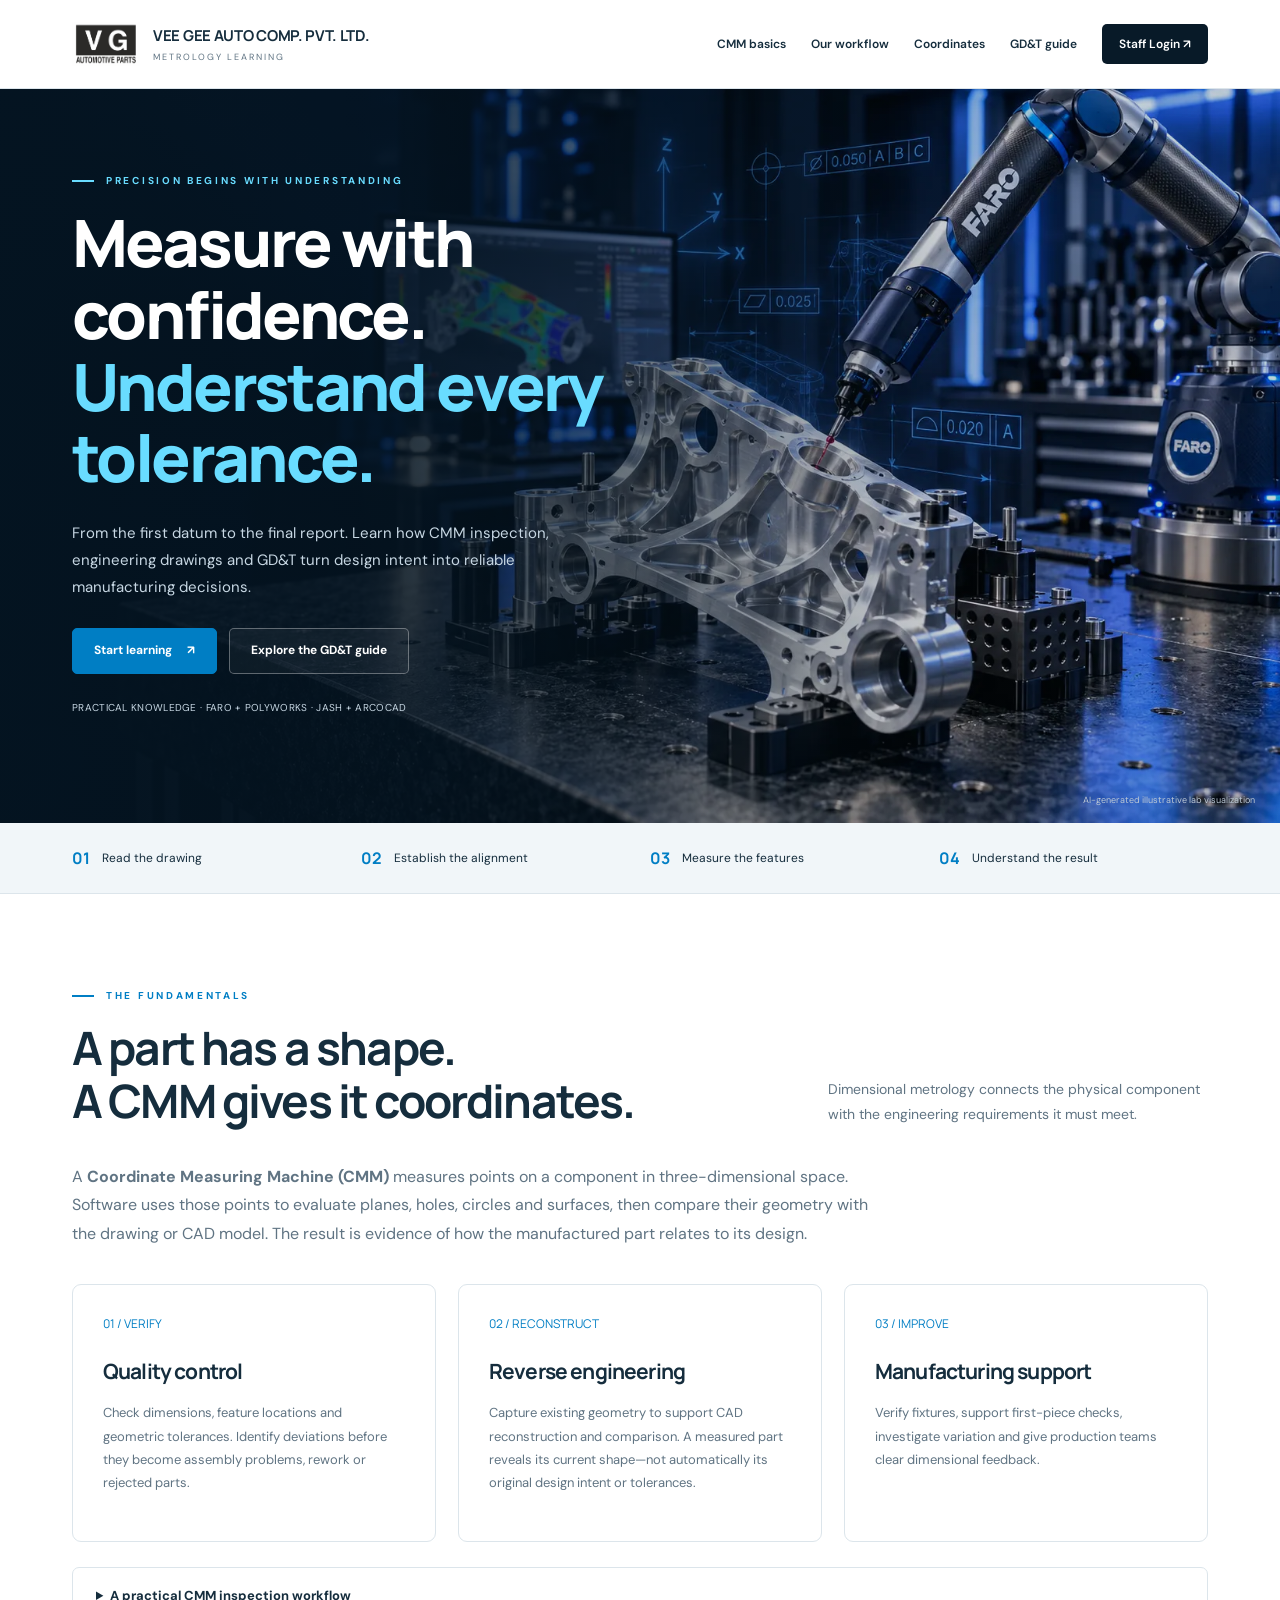
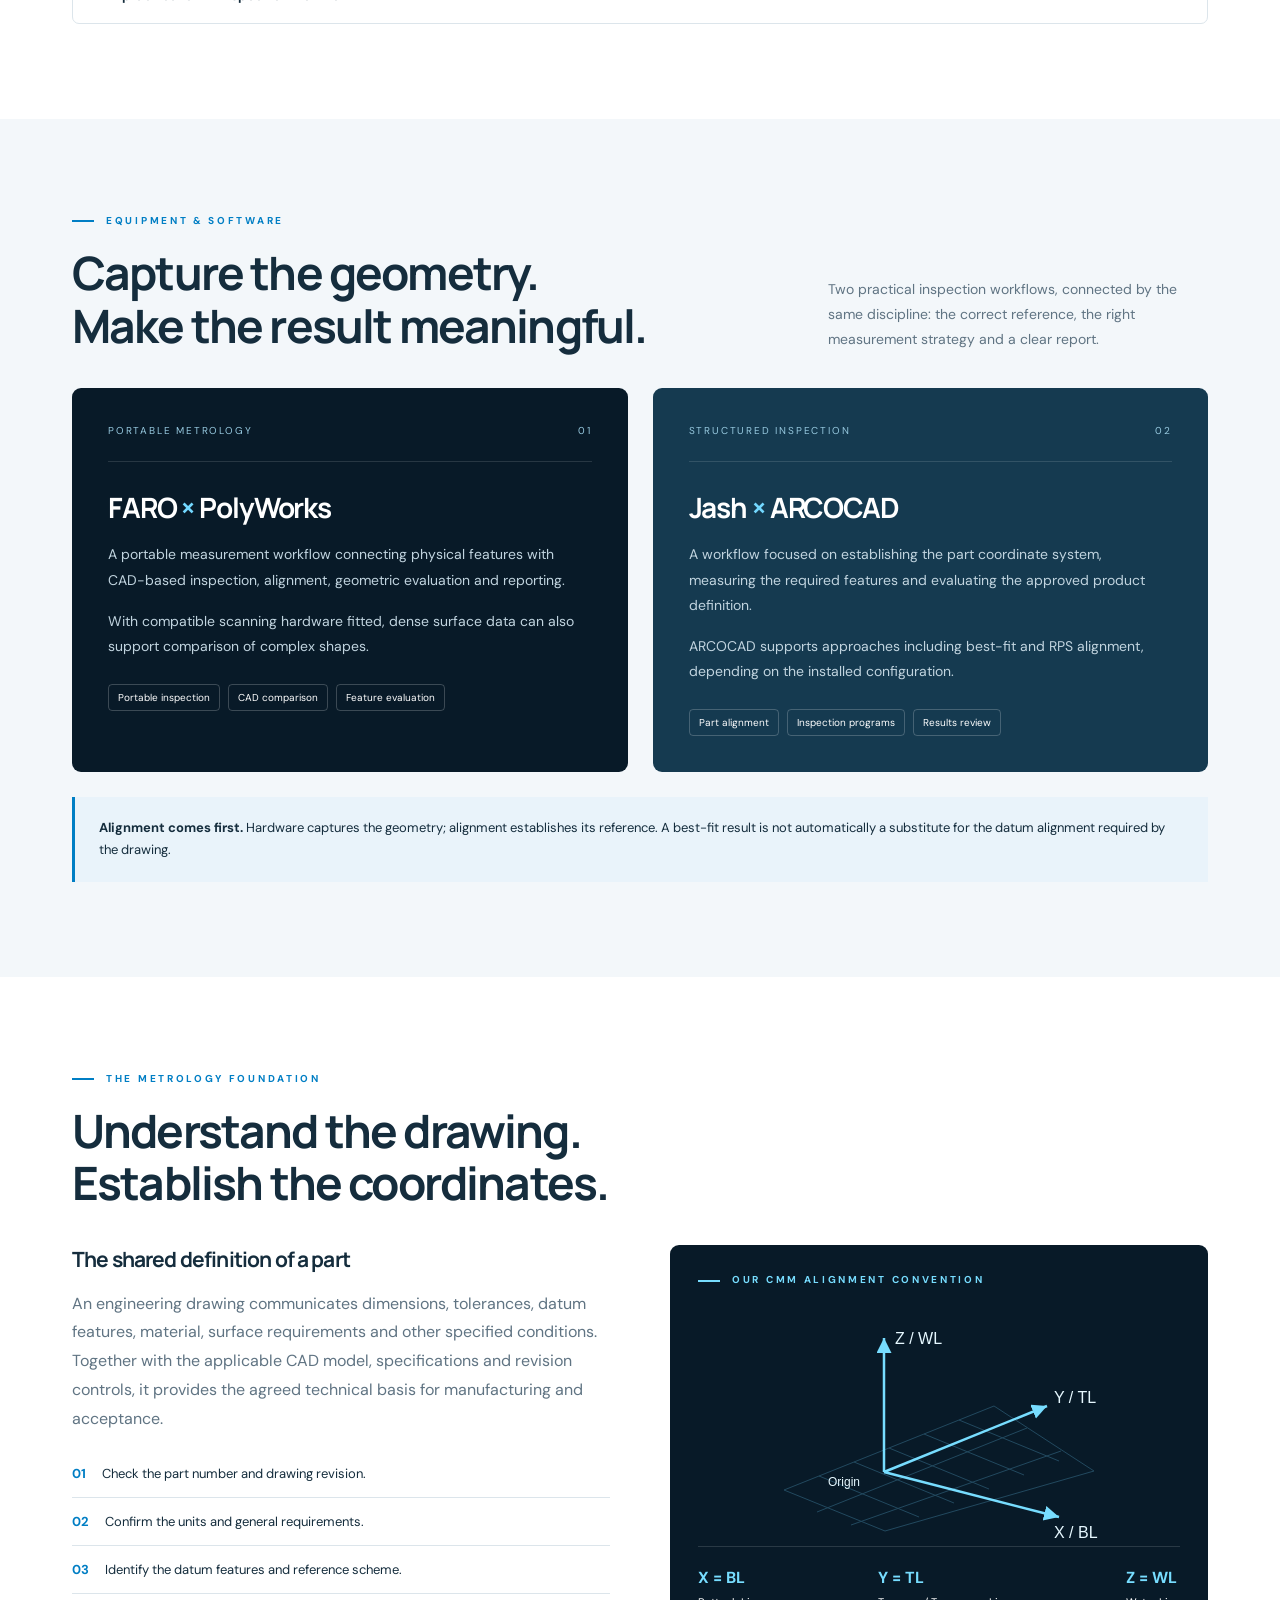
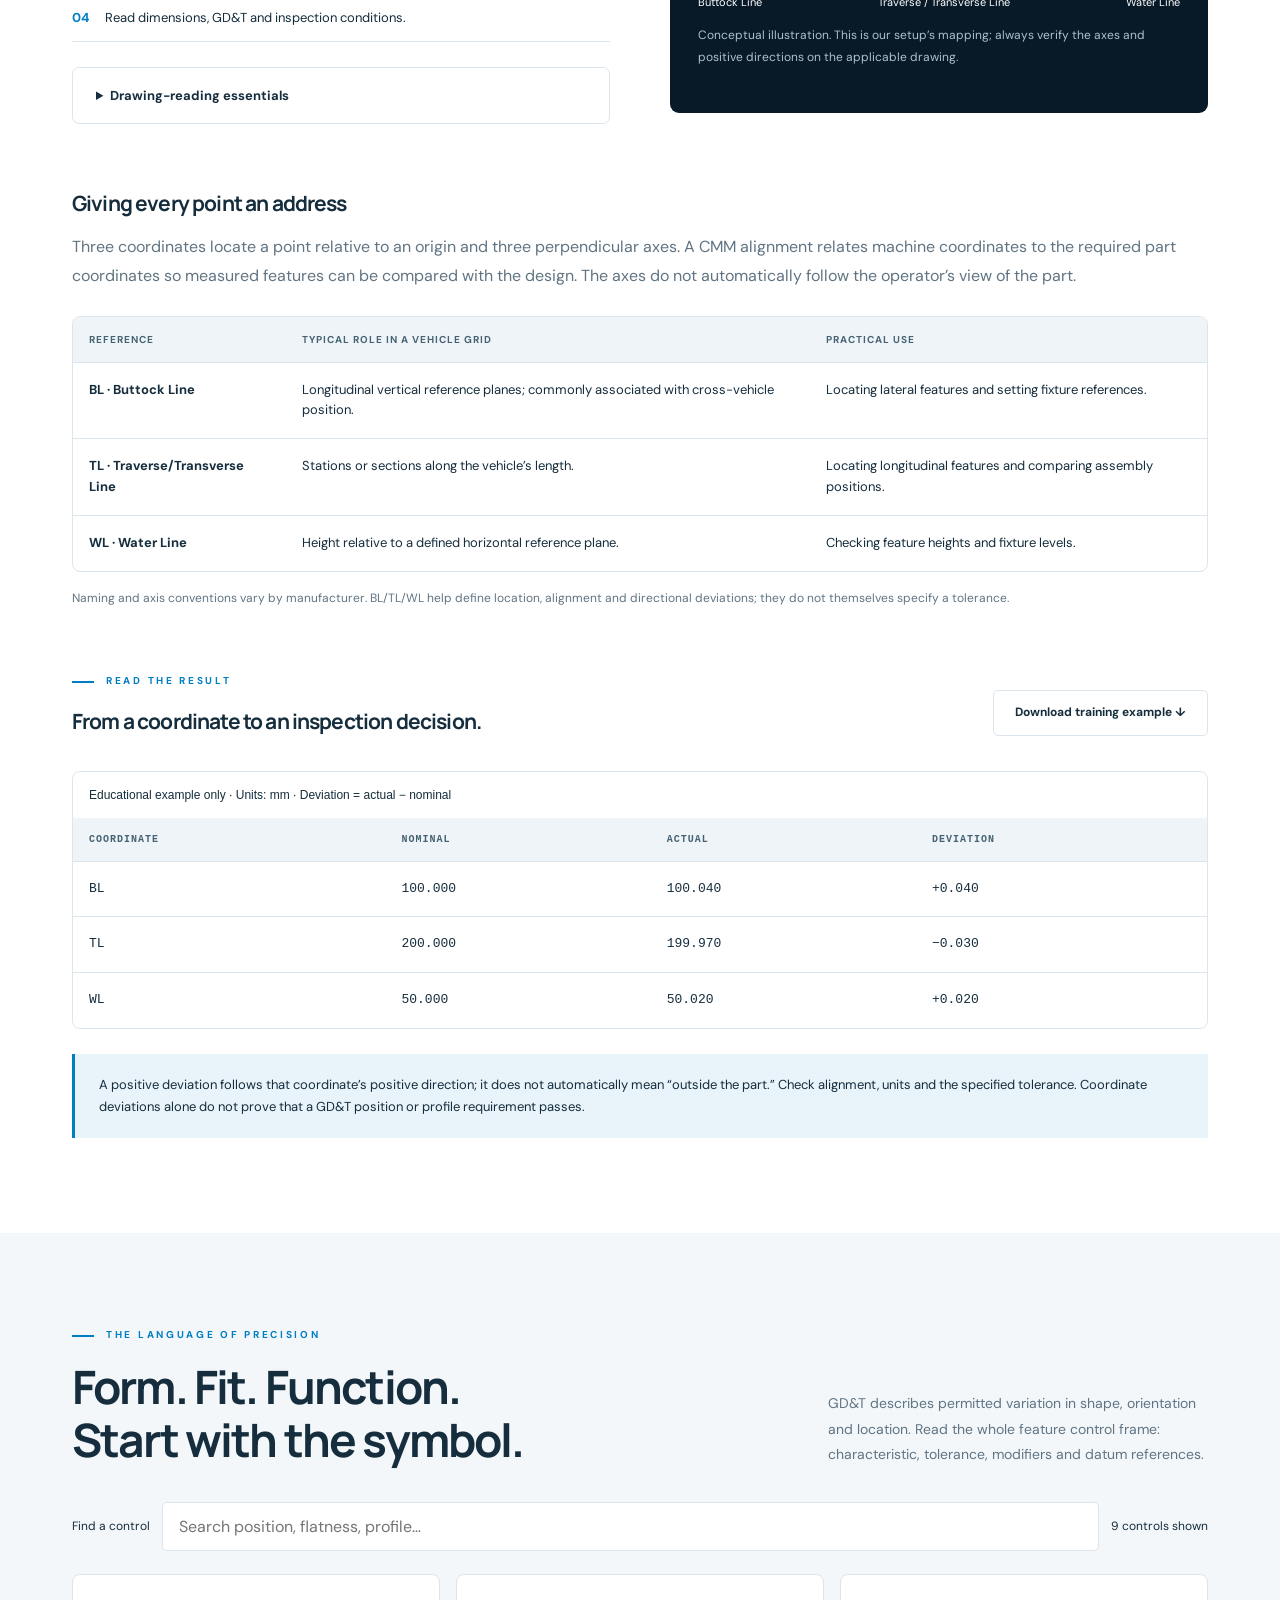
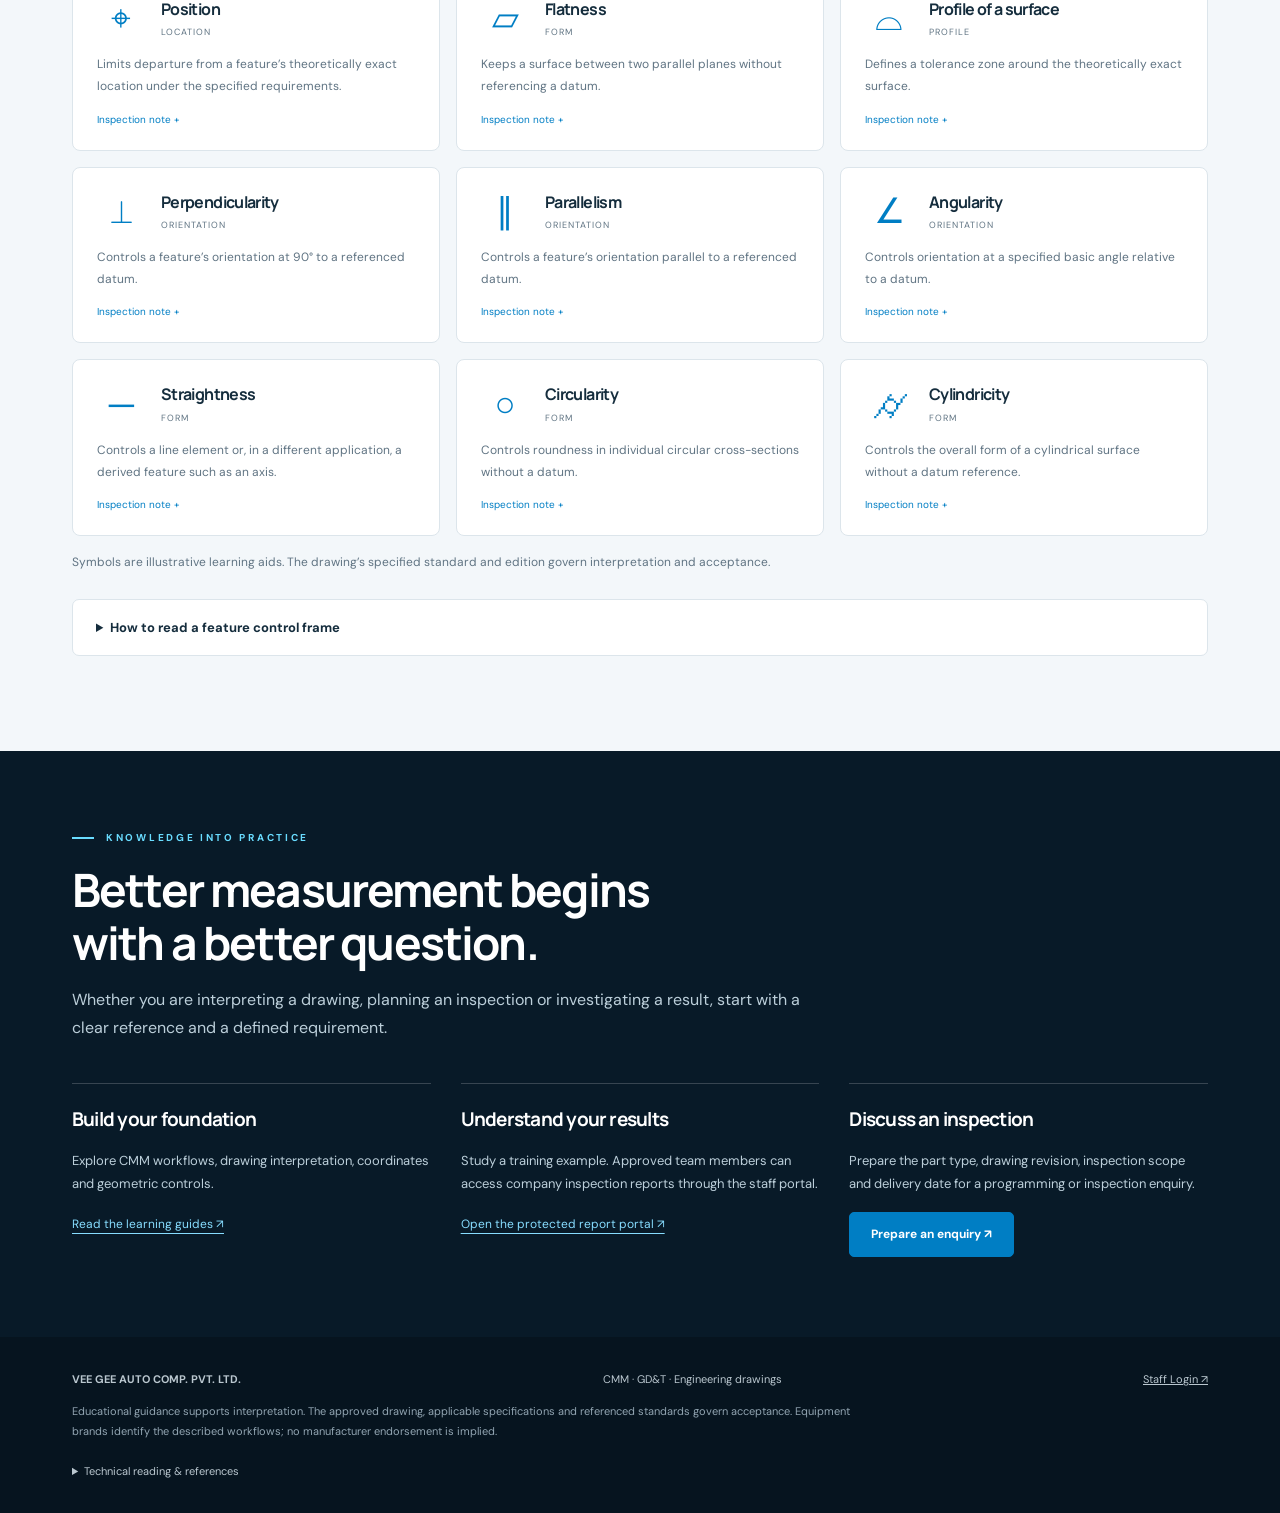
<file: index.html>
<!doctype html>
<html lang="en-IN"><head><meta charset="utf-8"><meta name="viewport" content="width=device-width, initial-scale=1"><meta name="description" content="Learn CMM inspection, GD&T, engineering drawings and BL/TL/WL coordinates with VEE GEE Metrology Learning."><meta name="referrer" content="no-referrer"><meta name="theme-color" content="#081a28"><title>VEE GEE | Metrology Learning & CMM</title><link rel="icon" href="company-logo.svg" type="image/svg+xml"><link rel="stylesheet" href="learn.css?v=20261004"><script defer src="learn.js?v=20261004"></script></head><body>
<a class="skip" href="#main">Skip to content</a>
<header class="site-header"><div class="wrap nav-bar"><a class="wordmark" href="index.html" aria-label="VEE GEE Metrology Learning home"><img src="company-logo.svg" alt="VG Automotive Parts" width="68" height="43"><div><strong>VEE GEE AUTO COMP. PVT. LTD.</strong><small>METROLOGY LEARNING</small></div></a><button class="menu-toggle" aria-controls="main-nav" aria-expanded="false" aria-label="Toggle navigation">☰</button><nav id="main-nav" aria-label="Main navigation"><a href="#cmm">CMM basics</a><a href="#equipment">Our workflow</a><a href="#coordinates">Coordinates</a><a href="#gdt">GD&T guide</a><a href="portal.html" class="nav-login">Staff Login ↗</a></nav></div></header>
<main id="main">
<section class="hero"><img class="hero-art" src="hero-metrology.svg" alt="Illustrative metrology lab with a portable measuring arm probing a machined component" width="1672" height="941" fetchpriority="high"><div class="wrap"><div class="eyebrow">Precision begins with understanding</div><h1>Measure with confidence.<br><span>Understand every tolerance.</span></h1><p>From the first datum to the final report. Learn how CMM inspection, engineering drawings and GD&T turn design intent into reliable manufacturing decisions.</p><div class="buttons"><a class="button" href="#cmm">Start learning <span aria-hidden="true">↗</span></a><a class="button secondary" href="#gdt">Explore the GD&T guide</a></div><p class="hero-sub">PRACTICAL KNOWLEDGE · FARO + POLYWORKS · JASH + ARCOCAD</p></div><span class="hero-caption">AI-generated illustrative lab visualization</span></section>
<div class="topic-strip"><div class="wrap"><span><b>01</b> Read the drawing</span><span><b>02</b> Establish the alignment</span><span><b>03</b> Measure the features</span><span><b>04</b> Understand the result</span></div></div>
<section class="section" id="cmm"><div class="wrap"><div class="section-head"><div><div class="eyebrow">The fundamentals</div><h2>A part has a shape.<br>A CMM gives it coordinates.</h2></div><p>Dimensional metrology connects the physical component with the engineering requirements it must meet.</p></div><p class="intro">A <strong>Coordinate Measuring Machine (CMM)</strong> measures points on a component in three-dimensional space. Software uses those points to evaluate planes, holes, circles and surfaces, then compare their geometry with the drawing or CAD model. The result is evidence of how the manufactured part relates to its design.</p><div class="cards"><article class="card"><span class="card-number">01 / VERIFY</span><h3>Quality control</h3><p>Check dimensions, feature locations and geometric tolerances. Identify deviations before they become assembly problems, rework or rejected parts.</p></article><article class="card"><span class="card-number">02 / RECONSTRUCT</span><h3>Reverse engineering</h3><p>Capture existing geometry to support CAD reconstruction and comparison. A measured part reveals its current shape—not automatically its original design intent or tolerances.</p></article><article class="card"><span class="card-number">03 / IMPROVE</span><h3>Manufacturing support</h3><p>Verify fixtures, support first-piece checks, investigate variation and give production teams clear dimensional feedback.</p></article></div><details class="details-guide"><summary>A practical CMM inspection workflow</summary><div class="detail-body"><ol><li>Confirm the approved drawing, revision, units and inspection scope.</li><li>Prepare and secure the part without introducing unintended distortion.</li><li>Verify probe qualification and the equipment’s suitability for the task.</li><li>Establish the drawing’s datum or specified reference-point alignment.</li><li>Measure features using an appropriate point distribution and strategy.</li><li>Review the evaluation settings, tolerances and results before releasing the report.</li></ol><p>Measurement quality depends on equipment capability, environment, fixturing, sampling and the evaluation method—not just the displayed decimal places.</p></div></details></div></section>
<section class="section pale" id="equipment"><div class="wrap"><div class="section-head"><div><div class="eyebrow">Equipment & software</div><h2>Capture the geometry.<br>Make the result meaningful.</h2></div><p>Two practical inspection workflows, connected by the same discipline: the correct reference, the right measurement strategy and a clear report.</p></div><div class="stack-grid"><article class="stack-card"><div class="stack-top"><span>Portable metrology</span><span>01</span></div><h3>FARO <span style="color:#73d8ff">×</span> PolyWorks</h3><p>A portable measurement workflow connecting physical features with CAD-based inspection, alignment, geometric evaluation and reporting.</p><p>With compatible scanning hardware fitted, dense surface data can also support comparison of complex shapes.</p><div class="tags"><span>Portable inspection</span><span>CAD comparison</span><span>Feature evaluation</span></div></article><article class="stack-card"><div class="stack-top"><span>Structured inspection</span><span>02</span></div><h3>Jash <span style="color:#73d8ff">×</span> ARCOCAD</h3><p>A workflow focused on establishing the part coordinate system, measuring the required features and evaluating the approved product definition.</p><p>ARCOCAD supports approaches including best-fit and RPS alignment, depending on the installed configuration.</p><div class="tags"><span>Part alignment</span><span>Inspection programs</span><span>Results review</span></div></article></div><div class="note"><strong>Alignment comes first.</strong> Hardware captures the geometry; alignment establishes its reference. A best-fit result is not automatically a substitute for the datum alignment required by the drawing.</div></div></section>
<section class="section" id="coordinates"><div class="wrap"><div class="eyebrow">The metrology foundation</div><div class="section-head"><h2>Understand the drawing.<br>Establish the coordinates.</h2></div><div class="split"><div><h3>The shared definition of a part</h3><p>An engineering drawing communicates dimensions, tolerances, datum features, material, surface requirements and other specified conditions. Together with the applicable CAD model, specifications and revision controls, it provides the agreed technical basis for manufacturing and acceptance.</p><ol class="step-list"><li>Check the part number and drawing revision.</li><li>Confirm the units and general requirements.</li><li>Identify the datum features and reference scheme.</li><li>Read dimensions, GD&T and inspection conditions.</li></ol><details class="details-guide"><summary>Drawing-reading essentials</summary><div class="detail-body"><p>Use section views to understand internal geometry. Distinguish basic dimensions, size limits and geometric tolerances. Read the drawing notes and title block before evaluating a feature.</p><p>A datum is a theoretically exact reference. A datum feature is the physical feature used to establish that reference. The inspection alignment must respect the specified order and constraints.</p></div></details></div><div><div class="coordinate-card"><div class="eyebrow" style="color:#77ddff">Our CMM alignment convention</div><svg viewBox="0 0 420 235" role="img" aria-label="Conceptual coordinate triad with X labelled BL, Y labelled TL and Z labelled WL"><defs><marker id="arrow" markerWidth="8" markerHeight="8" refX="6" refY="3" orient="auto"><path d="M0 0 L6 3 L0 6" fill="#77ddff"/></marker></defs><g stroke="#22495f" stroke-width="1"><path d="M55 184L265 100L365 165L156 225Z" fill="none"/><path d="M90 170L190 211 M125 156L225 197 M160 142L260 183 M195 128L295 169 M230 114L330 155 M88 206L298 122 M122 219L332 145"/></g><g stroke="#77ddff" stroke-width="2.5" marker-end="url(#arrow)"><path d="M155 166L330 211"/><path d="M155 166L318 100"/><path d="M155 166V32"/></g><g fill="#e6f8ff" font-family="Arial,sans-serif" font-size="16"><text x="325" y="232">X / BL</text><text x="325" y="97">Y / TL</text><text x="166" y="38">Z / WL</text><text x="99" y="180" font-size="12">Origin</text></g></svg><div class="axis-legend"><span><strong>X = BL</strong>Buttock Line</span><span><strong>Y = TL</strong>Traverse / Transverse Line</span><span><strong>Z = WL</strong>Water Line</span></div><p>Conceptual illustration. This is our setup’s mapping; always verify the axes and positive directions on the applicable drawing.</p></div></div></div><div class="subsection"><h3>Giving every point an address</h3><p>Three coordinates locate a point relative to an origin and three perpendicular axes. A CMM alignment relates machine coordinates to the required part coordinates so measured features can be compared with the design. The axes do not automatically follow the operator’s view of the part.</p><div class="table-wrap"><table><thead><tr><th>Reference</th><th>Typical role in a vehicle grid</th><th>Practical use</th></tr></thead><tbody><tr><td><strong>BL · Buttock Line</strong></td><td>Longitudinal vertical reference planes; commonly associated with cross-vehicle position.</td><td>Locating lateral features and setting fixture references.</td></tr><tr><td><strong>TL · Traverse/Transverse Line</strong></td><td>Stations or sections along the vehicle’s length.</td><td>Locating longitudinal features and comparing assembly positions.</td></tr><tr><td><strong>WL · Water Line</strong></td><td>Height relative to a defined horizontal reference plane.</td><td>Checking feature heights and fixture levels.</td></tr></tbody></table></div><p class="hint">Naming and axis conventions vary by manufacturer. BL/TL/WL help define location, alignment and directional deviations; they do not themselves specify a tolerance.</p></div><div class="subsection" id="sample-report"><div class="section-head"><div><div class="eyebrow">Read the result</div><h3>From a coordinate to an inspection decision.</h3></div><button class="button secondary" id="sample-download">Download training example ↓</button></div><div class="table-wrap"><table class="numbers"><caption style="text-align:left;padding:16px;font-family:Arial,sans-serif;font-size:12px">Educational example only · Units: mm · Deviation = actual − nominal</caption><thead><tr><th>Coordinate</th><th>Nominal</th><th>Actual</th><th>Deviation</th></tr></thead><tbody><tr><td>BL</td><td>100.000</td><td>100.040</td><td>+0.040</td></tr><tr><td>TL</td><td>200.000</td><td>199.970</td><td>−0.030</td></tr><tr><td>WL</td><td>50.000</td><td>50.020</td><td>+0.020</td></tr></tbody></table></div><div class="note">A positive deviation follows that coordinate’s positive direction; it does not automatically mean “outside the part.” Check alignment, units and the specified tolerance. Coordinate deviations alone do not prove that a GD&T position or profile requirement passes.</div></div></div></section>
<section class="section pale" id="gdt"><div class="wrap"><div class="section-head"><div><div class="eyebrow">The language of precision</div><h2>Form. Fit. Function.<br>Start with the symbol.</h2></div><p>GD&T describes permitted variation in shape, orientation and location. Read the whole feature control frame: characteristic, tolerance, modifiers and datum references.</p></div><div class="symbol-tools"><label for="symbol-search" class="hint" style="align-self:center">Find a control</label><input type="search" id="symbol-search" placeholder="Search position, flatness, profile…"><span id="symbol-status" role="status" class="hint" style="align-self:center">9 controls shown</span></div><div class="symbol-grid">
<details class="symbol-card"><summary><div class="symbol-heading"><span class="symbol-icon" aria-hidden="true">⌖</span><div><h3>Position</h3><small>Location</small></div></div><p>Limits departure from a feature’s theoretically exact location under the specified requirements.</p></summary><p class="inspection-note">Often called true position. Evaluate the appropriate axis or centre plane, datum reference frame and material-condition modifiers. A coordinate difference is not automatically a position result.</p></details>
<details class="symbol-card"><summary><div class="symbol-heading"><span class="symbol-icon" aria-hidden="true">▱</span><div><h3>Flatness</h3><small>Form</small></div></div><p>Keeps a surface between two parallel planes without referencing a datum.</p></summary><p class="inspection-note">Distribute measurement points across the surface. Sampling only a small area may miss high and low regions. Surface flatness is different from orientation to another surface.</p></details>
<details class="symbol-card"><summary><div class="symbol-heading"><span class="symbol-icon" aria-hidden="true">⌓</span><div><h3>Profile of a surface</h3><small>Profile</small></div></div><p>Defines a tolerance zone around the theoretically exact surface.</p></summary><p class="inspection-note">The specified datums, zone disposition and other requirements determine the evaluation. Confirm the nominal geometry and alignment before interpreting a deviation map.</p></details>
<details class="symbol-card"><summary><div class="symbol-heading"><span class="symbol-icon" aria-hidden="true">⟂</span><div><h3>Perpendicularity</h3><small>Orientation</small></div></div><p>Controls a feature’s orientation at 90° to a referenced datum.</p></summary><p class="inspection-note">The tolerance defines a zone, not simply an angular readout. Confirm whether the controlled feature is a surface, axis or centre plane.</p></details>
<details class="symbol-card"><summary><div class="symbol-heading"><span class="symbol-icon" aria-hidden="true">∥</span><div><h3>Parallelism</h3><small>Orientation</small></div></div><p>Controls a feature’s orientation parallel to a referenced datum.</p></summary><p class="inspection-note">Establish the datum correctly. Parallelism does not by itself define the separation distance between features.</p></details>
<details class="symbol-card"><summary><div class="symbol-heading"><span class="symbol-icon" aria-hidden="true">∠</span><div><h3>Angularity</h3><small>Orientation</small></div></div><p>Controls orientation at a specified basic angle relative to a datum.</p></summary><p class="inspection-note">Use the basic angle and geometric tolerance together. Do not replace the specified tolerance zone with an arbitrary plus/minus angle limit.</p></details>
<details class="symbol-card"><summary><div class="symbol-heading"><span class="symbol-icon" aria-hidden="true">—</span><div><h3>Straightness</h3><small>Form</small></div></div><p>Controls a line element or, in a different application, a derived feature such as an axis.</p></summary><p class="inspection-note">Identify exactly what the callout controls. Surface-line straightness and axis straightness require different feature interpretations.</p></details>
<details class="symbol-card"><summary><div class="symbol-heading"><span class="symbol-icon" aria-hidden="true">○</span><div><h3>Circularity</h3><small>Form</small></div></div><p>Controls roundness in individual circular cross-sections without a datum.</p></summary><p class="inspection-note">Inspect appropriate sections and distribute points around their circumference. Diameter and circularity describe different properties.</p></details>
<details class="symbol-card"><summary><div class="symbol-heading"><span class="symbol-icon" aria-hidden="true">⌭</span><div><h3>Cylindricity</h3><small>Form</small></div></div><p>Controls the overall form of a cylindrical surface without a datum reference.</p></summary><p class="inspection-note">Sample around and along the cylinder. A single circular section cannot represent the form of the whole cylindrical surface.</p></details>
</div><p class="hint">Symbols are illustrative learning aids. The drawing’s specified standard and edition govern interpretation and acceptance.</p><details class="details-guide"><summary>How to read a feature control frame</summary><div class="detail-body"><ol><li>Identify the geometric characteristic and the feature it controls.</li><li>Read the tolerance value, zone shape and any modifiers.</li><li>Identify datum references in the specified order, where present.</li><li>Check the basic dimensions and applicable drawing notes.</li><li>Choose a measurement and evaluation method that implements the complete requirement.</li></ol><p>Do not mix rules from different standards or editions without an explicit engineering basis.</p></div></details></div></section>
<section class="cta" id="contact"><div class="wrap"><div class="eyebrow">Knowledge into practice</div><h2>Better measurement begins<br>with a better question.</h2><p>Whether you are interpreting a drawing, planning an inspection or investigating a result, start with a clear reference and a defined requirement.</p><div class="cta-grid"><article><h3>Build your foundation</h3><p>Explore CMM workflows, drawing interpretation, coordinates and geometric controls.</p><a href="#cmm">Read the learning guides ↗</a></article><article><h3>Understand your results</h3><p>Study a training example. Approved team members can access company inspection reports through the staff portal.</p><a href="portal.html">Open the protected report portal ↗</a></article><article><h3>Discuss an inspection</h3><p>Prepare the part type, drawing revision, inspection scope and delivery date for a programming or inspection enquiry.</p><button class="button" data-enquiry>Prepare an enquiry ↗</button></article></div></div></section>
</main><footer class="site-footer"><div class="wrap"><div class="footer-row"><strong>VEE GEE AUTO COMP. PVT. LTD.</strong><span>CMM · GD&T · Engineering drawings</span><a href="portal.html">Staff Login ↗</a></div><p>Educational guidance supports interpretation. The approved drawing, applicable specifications and referenced standards govern acceptance. Equipment brands identify the described workflows; no manufacturer endorsement is implied.</p><details class="sources"><summary>Technical reading & references</summary><a href="https://www.asme.org/codes-standards/find-codes-standards/dimensioning-and-tolerancing" target="_blank" rel="noopener noreferrer">ASME · Dimensioning & Tolerancing</a><a href="https://www.faro.com/en/Resource-Library/Article/understanding-portable-measurement-arms" target="_blank" rel="noopener noreferrer">FARO · Portable measurement arms</a><a href="https://www.polyworks.com/en-in/case-studies/geoform" target="_blank" rel="noopener noreferrer">PolyWorks · CAD-based inspection</a><a href="https://metrostaff.it/arcocad-2/" target="_blank" rel="noopener noreferrer">Metrostaff · ARCOCAD</a><a href="https://2017.icmd.cz/proceedings/81_ICMD.pdf" target="_blank" rel="noopener noreferrer">ICMD · Coordinate systems & RPS</a></details></div></footer>
<dialog id="enquiry-dialog" aria-labelledby="enquiry-title"><button id="close-enquiry" class="dialog-close" aria-label="Close enquiry">×</button><div class="eyebrow">Programming & inspection</div><h2 id="enquiry-title">Prepare your enquiry</h2><p>Create a text draft to share through your approved company contact channel. This form does not send an email or submit your details.</p><form id="enquiry-form"><label>Your name<input name="name" required maxlength="120" autocomplete="name"></label><label>Company<input name="company" required maxlength="150" autocomplete="organization"></label><label>Work email<input name="email" type="email" required autocomplete="email"></label><label>Inspection requirement<textarea name="requirement" required maxlength="4000" placeholder="Part type, drawing revision, checks required, quantity and target date"></textarea></label><div class="buttons"><button class="button" type="submit">Download enquiry draft ↓</button></div><p id="enquiry-status" role="status"></p></form></dialog>
</body></html>
</file>
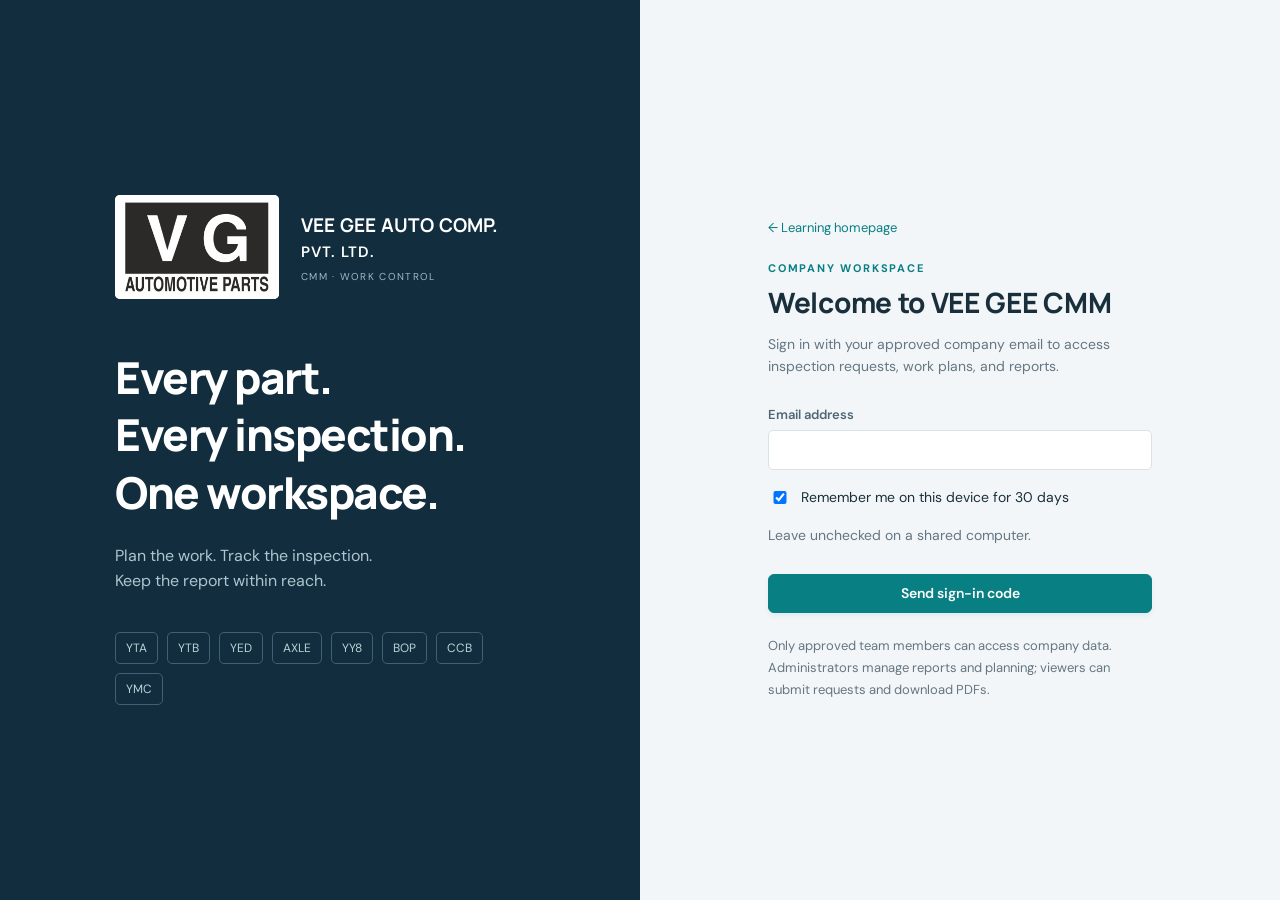
<file: portal.html>
<!doctype html>
<html lang="en"><head><meta charset="utf-8"><meta name="viewport" content="width=device-width,initial-scale=1"><meta name="description" content="VEE GEE AUTO COMP. PVT. LTD. — CMM work planning, inspection requests, reports and shift availability."><meta name="referrer" content="no-referrer"><title>VEE GEE | CMM Work Control</title><link rel="icon" href="company-logo.svg" type="image/svg+xml"><link rel="stylesheet" href="style.css?v=20261019-motion"><script defer src="config.js?v=20261004-live"></script><script defer src="tiff-raster.js?v=20261005-large"></script><script defer src="drawing-viewer.js?v=20261019-task-history"></script><script defer src="app.js?v=20261020-languages"></script><script defer src="language.js?v=20261020-languages"></script></head><body><div id="app"></div><dialog id="modal" aria-labelledby="modal-title"></dialog><div id="toast" role="status" aria-live="polite"></div><noscript>This portal requires JavaScript. Please enable it in your browser.</noscript></body></html>
</file>
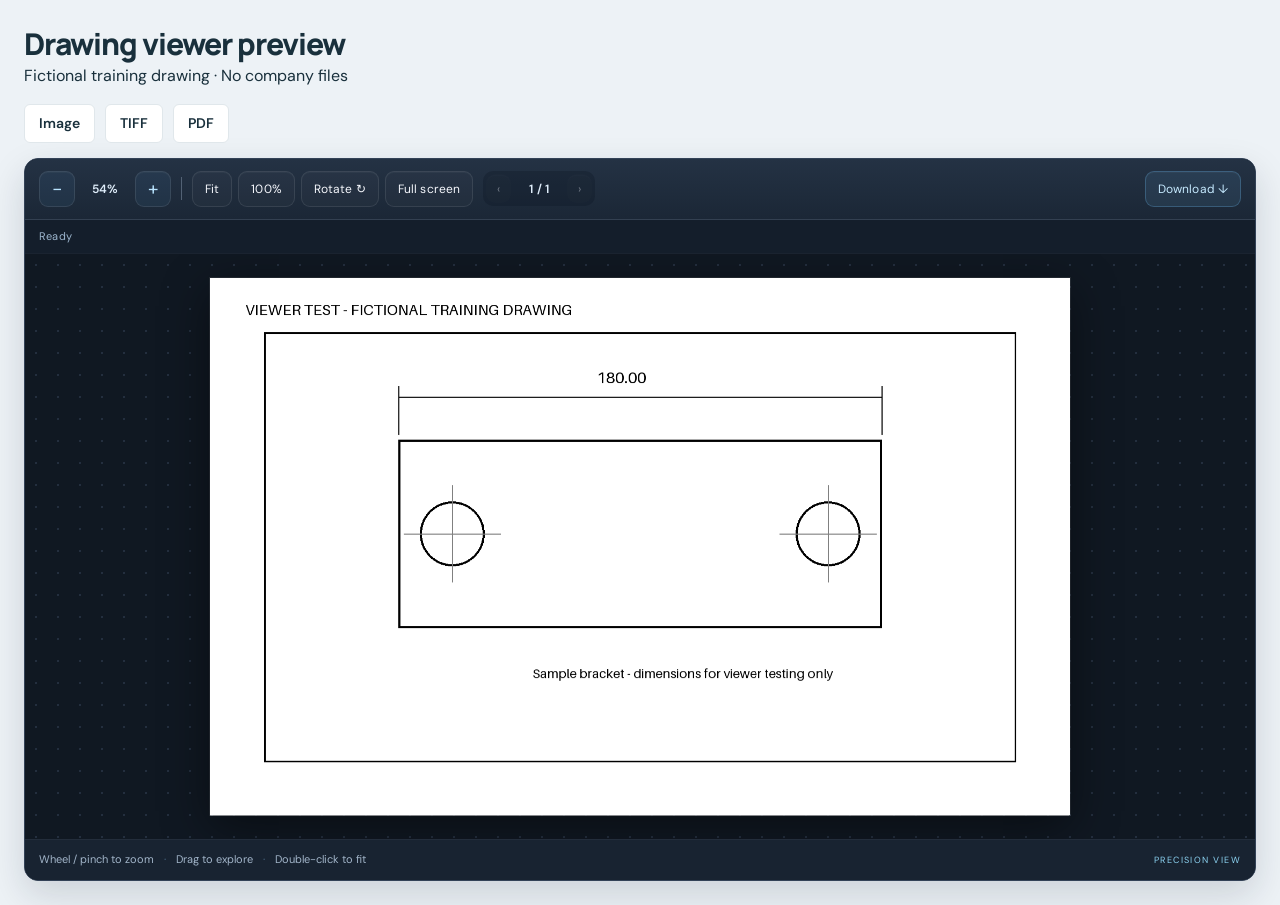
<file: viewer-preview.html>
<!doctype html><html><head><meta name="viewport" content="width=device-width,initial-scale=1"><title>Drawing viewer preview</title><link rel="stylesheet" href="style.css?v=20261009-smooth"><script src="tiff-raster.js?v=20261005-large"></script><script src="drawing-viewer.js?v=20261009-smooth"></script></head><body style="margin:0;background:#edf2f6;padding:24px"><main style="max-width:1250px;margin:auto"><h1>Drawing viewer preview</h1><p>Fictional training drawing · No company files</p><div class="actions" style="margin:15px 0"><button class="btn" id="png">Image</button><button class="btn" id="tif">TIFF</button><button class="btn" id="pdf">PDF</button></div><div id="viewer" class="native-drawing-viewer"></div></main><script>const samples=[{"id": "sample-png", "name": "Training-drawing.png", "type": "image/png", "base64": "iVBORw0KGgoAAAANSUhEUgAABkAAAAPoCAIAAAAJGaXUAABYXUlEQVR4nO3deZwU1cEv7tPDwLDLDoILbmhExF1wQ0WMgggKiju4m+B7YxZ9czUuuMXtNRK3xGg0XsUFF0TBBRBFQcW4RDSJBhcERRAEZV+G+f1R177zm+4ZemZ6mDPD8/[base64]/btU6nUiSeeWPGcK1asaNasWSqVuuiii5IpqVQqlUqNGDGizJypHFx11VUhhM8++yz5789//vOsC/3yyy/Tb7n33nuzzvPGG28kMzzzzDNVqEMFbykoKCgqKurYsWP//v1vvfXW5cuXV9A+uSyxtOpUNYSwaNGia6+9tnfv3q1atWrYsGGHDh2OPPLIBx54oLi4OC+1qo7KrlEyJXNHSmzYsOGJJ5447bTTdtppp5YtWzZu3HjLLbfs16/fTTfdtGjRoiosOuv6VlyHZcuW3XnnnQMHDuzatWuzZs2aN2++3XbbDRo06O67716xYsVG26GwsPDjjz/OOs+IESM22vKjR49OF/Xhhx9WMGfFa7FR1Wy90ip17FR/BavT1DVRZtqECRPOOeecn/zkJ61bt27UqFG7du3233//X/7yl++//34Fq1leTUpXqUWLFt26dTvppJMefPDBlStX5v7e/G6amv4Mj3m7AABAHVJY2xXIg8LCwhNOOOHuu++eMGHCypUrmzZtWt6c48ePT06TTj/99FxKbt269TbbbFPeq506dQohbL/99ttvv/1nn302bdq0rLNNmjQp/feUKVPOOeeczHleeeWVEELDhg0PP/zwKtShgreUlJSsWrVq7ty5zz///PPPP3/77bc/9thj++23X9bSevbsmTnxH//4x0arUYWqvvDCC6eddtrixYtTqVTHjh3btm375ZdfTpo0adKkSffee+9zzz3XqlWrvNSqOqrQ+Jn+/ve/n3XWWbNmzQohFBUVdenSpWHDhnPnzp08efLkyZOvu+66O++887TTTkvPXxPr+9BDD/3qV7/69ttvQwhNmjTp3LlzCOHrr78eP378+PHjr7rqqtGjR5900kkVlFBcXHzVVVc98sgjVVh6COH//J//E0IoKCjYsGHDmDFjrr/++qqVs1F53IcrdezkcQWr2dR5LHPWrFlnn33222+/HUJo1KhRly5dWrduPW/evJkzZ86cOfO2224bMWLEXXfd1aRJkxwLLN2869evX758+eeff/6f//znscceu/jii2+99dZTTz01l/fmd9PU9Gd4BSLZLgAAUDeU1AuvvfZasjpjx46tYLZjjz02hLDrrrumpyTvGj58eJk5y5ue1XnnnRdCSKVSixYtynw1yQWSyKBjx45ZS+jXr18I4bDDDqtyHSp+y8qVK++9997kfKZDhw4//PBD9cusTlXfeeedhg0bhhAGDhz46aefJhNXr1594403JtP79etX/VpVR2XLL2/+CRMmJInqdttt9+ijj65cuTKZvn79+pdeemmvvfZK3njfffdVvz7lzfP73/8+eWnPPfecMGHCmjVrkulr1qx57rnn9thjj+TVm2++ubwyk+CgoKDgww8/zJxn+PDhFX+YfPTRRyGEBg0a/OY3vwkhdO3atZprWlnVab1cjp28rGB1mromypw0aVKLFi1CCNtuu+3DDz+8YsWKZHpxcfHUqVP79u2bvOuwww5bt25dBetbcQ2XLVv25JNP7rnnnskMv/3tb3N/[base64]/Wah3z4OOPPx42bNjKlSt79+79j3/8Y9iwYelrIho0aNCvX7/p06cfcsghIYT/+q//+vLLL2uiDhMnTrz00ktDCEOHDn3rrbf69+/fqFGj5KVGjRoNGDBg5syZxx13XAjhkksueemll7IWcthhhx1wwAEbNmzIvA80F8klMP369fvFL36RSqW++OKLGTNmVG11Nr1cjp08rmA1mzpfZc6ePXvo0KHLli3bb7/9/vGPf5xyyinpK1sLCgoOPfTQSZMmnXzyySGEqVOn/uEPf6hy3Zo3b3788ce/9dZbybVXN9xwwwMPPJDje/O4aWrlMzzm7QIAABGqJwFWKpVKfiRP7iLMOs9TTz21du3agoKCCu5SqZrDDz+8oKAghJB5B8oHH3ywcOHCFi1ajBgxokuXLiGE5FyotLfeeiup89FHH53fipUxdOjQ5I/kjqpalJwl7rPPPkVFRWVe+vnPf96gQYMQwhNPPFELNcurc845Z/ny5e3atRs3blxy0UQZjRs3fuCBBwoLC1euXHn33XfnvQLFxcUjR44sKSnZaaedHnzwweTqtjIaNmz40EMP7bDDDiUlJT/72c/KDECWds0114QQnnzyyQ8++KBSddiwYcPDDz8cQjj99NO32mqrAw44IIQwZsyYSq9Mrarg2Mn7Cla5qfNY5rnnnvv999+3adPmmWee2WKLLTJnSKVSf/3rX9u2bRtCGD16dDWr17Bhw/vvv3/33XcPIVx00UUVj2lVRl42TW19hke+XQAAICr1JMAKIZxyyikhhJUrV06cODHrDI8++mgI4dBDD916663zu+g2bdok94JlnvxMnjw5hHDYYYelx0bJPPmZOnVqCKFLly49evTIb8XKaNeuXfJHyY/3sNSW1atXhxDmzZuX+dIWW2zxl7/85Q9/+MNPf/rTTV6vfJo2bVqS01122WUdOnQob7btttvuyCOPDP//cXby5amnnvriiy9CCJdffnkFA+I0bdr0d7/7XQjhs88+GzduXNZ5Dj/88D59+pSUlFx55ZWVqsMrr7wyd+7c5s2bDx48OIQwbNiwEMLYsWPXr19fqXJqVwXHTt5XsMpNna8yp0+fnozodNlll1Uw0Fvjxo2T29y++uqr2bNnV7OGDRs2TK6+/P7775PLpnKUl01TW5/h8W8XAACIR/0JsHbffffddtstlHMX4cKFC5OzjrzfP5hI7kB57733ylw7kJz8JK8eccQRIYRXX311w4YNpedJTn42QV7z2WefJX/ssssuNb2siiWXWsycOfPpp5/OfPXMM8+86KKL0hdW1FFPPvlkCKFBgwbpsWzK87vf/e7mm2+u8nP3KpCEuY0aNdpoYw4bNiy5Pqu8/Df8eLXIuHHj3n333dzr8OCDD4YQhgwZktzrNHTo0IKCgoULFyaHRl1RwbFTEytYtabOV5nJvXgFBQUb3Sevu+66+fPnz58/P7mDu5oGDBjQvHnz8OPHZo7ytWlq6zM8/u0CAACRqD8BVgghGfsj612EY8eOLS4ubtq06ZAhQ2pi0cnpTXFxcekBVtauXZv8np9cYpMMr7tkyZL33nsvPc+aNWveeOONUPP3D4YQ/vjHP4YQ2rdvn/ebKCvrkksuSf444YQTzjrrrGnTpq1bt652q5R3yabfbbfdWrduXfGcvXv3/s1vfnPhhRfmvQ5vvfVWCGH33Xff6PPImjRpklw88uabb5Y3z8EHH5ycwF9xxRU5VmDlypVPPfVUKBUcb7nllgcffHCoa3cRlnfs1NAKVqGp81jmq6++GkLYbbfd2rRpU/GcjRs37tSpU6dOnbLenVpZDRs2TB4iWfoTcqPytWlq6zM8/u0CAACRqFcBVgV3ESb3Dw4ePDjrUETVd8ABByQ/8pe+A2XGjBkrV67cdtttu3XrFkLo0qXLzjvvHEKYMmVKep433nhj9erVDRo0SM5hasK6des++OCD888//5577mnduvUTTzyRdfCUTWnIkCH33HNP06ZNi4uL77///j59+rRu3bp///533XXX4sWLa7du+ZLcINm1a9darMM333wTQthqq61ymTmZbcGCBRXMk1wtMmHChJkzZ+ZS5tNPP71s2bIuXbocdthh6YnJnVzjxo1btWpVLoXUoo0eOzW3gpVt6jyWmey62223Xb6Wm7vkzrhFixZtdM68b5pa/AyPf7sAAEAM6lWA1bVr1969e4eMuwjnzp2bPCLqjDPOqFSBf/vb31LlKPPcqKKiouS3/dInP8m9J8lP94nkDKf0ECrJvSe9e/du1apVNetQ3lsaNWrUs2fPe+65Z9iwYbNmzUoee1cTKlXVc88999NPP/3d73634447hhBWrFjx/PPPjxw5cptttrn00kvXrl1bQ5WslCo0ftrSpUtDCMktUbVl2bJludchyXa///77Cubp1atX//79Q85XBiWDGZ166qnJCNmJIUOGNGjQYNmyZc8991wuhWxKlT12am4FK9vUeSyzgl137ty5e2STrxo2btw4/DhGXhk1vWlq7jN8o+LfLgAAEIPC2q5Anp188slvvPFGchdh+vnijz32WElJyZZbblnZX8hbt269zTbbZH0pcwzdI4444sUXX5w5c+aaNWuSh+tlnvz07dv3zjvvfP3119etW5fc3JGc/FTw8PVK1SHrW1auXPmf//wnhPD888+ff/75yYO0akJlq9qpU6drrrnmmmuu+fLLL6dMmfLMM88kG+73v//966+//tJLLyVns3mReS73/vvvb/RdVWj8tObNmy9durRSz1PLu5YtW3733Xc51iFJuzZ6dd7VV189ceLEF198ccaMGclj3cozf/785BC4++6777vvvtIvJeNtjxkz5oQTTsilbptMpY6dml7B3Js6v2VWsOuuWbOmRp9h+sMPP4QQst51uwk2TQ19huci8u0CAABRKKlfFixY0KBBgxDC2LFj0xP33nvvEMKvf/3rzPmTRhg+fHiO0yuQDkSmTZtWUlKydOnSBg0aFBQULF68OD3PkiVLkuq99tprJSUlK1eubNSoUQjhnXfeyb1uFSjvLZ988kkywnH79u1XrlyZe4E5VqMKVc1q9uzZ+++/f1La1VdfncclVnbPr1r5pedPGrxnz545llD9+mTOs+uuu4YQ9t5771wWkTyFrXv37htd7qBBg0IIffv2Tf6bHqW+TIG33HJLxR8+RUVFS5YsqcKaVlZ19uEKjp38rmB1mjq/ZSbru/vuu5dszJlnnpnL0VRBDctI9th99tknl/fmfdNsss/weLYLAADUIfXqFsIQQocOHZJxdtN3Ec6ePfudd94JNfb8wbTdd9+9Q4cO4cc7UKZOnVpcXLzPPvuUHnC3VatWSUyQ3IEyffr0tWvXdujQYc8996zRuu2000733ntvCOHbb79NBjaO0w477DBhwoSWLVuGfA/ynbnr57HwrJIk7sMPP0xu/KnAuHHjbrjhhocffjjvdejVq1cIYdasWZmPNShj5cqVs2bNCiEkN+FWbNSoUalUasqUKaVvtsqUPANu1KhRmY2/cOHCBg0arFmzJnlWY8wqOHY2wQrm2NT5LTPZdT/66KON7rpffvllvmoVQvjuu+8+/vjjEEKOl5vlfdPU7md4tNsFAAAiUd8CrPDjUO7pZxE+8sgjIYQePXokz7eqOalUKsnOktOPSZMmhf//vSeJZJ7k5Cf98PVUKlWjdQshHHjggR07dgw/PpmuFl1//fUXXXTRTTfdlPXVtm3b9unTJ4Tw+eefb9p65VkyqE1xcfFDDz1U8Zy//OUv//f//t/JzUr5NWDAgBDC2rVrx44dW/Gcjz76aPIgyKTaFevZs2fyNM/LL7+8vHlmzZr1wQcfhBCyPvezffv2dehZhFmPnU2zgrk0dd7LTHab4uLiZBip8ixbtix5+l6+PPzww8XFxeHHodZzkd9NU7uf4dFuFwAAiEQ9DLCOP/74xo0bp59FmDx/sLLDt1dN8iD2GTNmFBcXZw6ekkjG4XrzzTdXrVqVnPxU7eHrVZCMA5Vc41CL/v73v48ePfq3v/1teRFVMvpMch1W3XX88ccnQ/Zcd911FVwx8fzzz3/xxRehZnaDQYMGbb/99iGEa665poKLsFasWHHttdeGEHbcccfkPqaNGjVqVEFBwbRp00o/jq20v/3tbyGEnXfeuXv37llnGDp0aAjhlVdemT9/fi5LrF2Zx84mW8GNNnXeyzzuuOO23XbbEMK111773XfflVfI6NGjN3plX+4WL1583XXXhRAOOOCASg34ld9NU7uf4RFuFwAAiEc9DLBatGhxzDHHhBAef/zxDz744J///GdBQcGpp566CRadnPwsX758/Pjxn3zySYsWLZJ7uEo78MADGzduvGbNmhdffPHtt98uKCjIPEGqIV27dg0hzJkzZ9MsrjzJ2C4lJSU/+9nP1q9fX+bV7777Lrm0IbnMoe4qLCy84447QgjffPPN0KFDsz5YbeHChRdeeGEIYddddz3uuOPyXocGDRrcfffdqVTq008/Pf3005NrrMpYu3btqaee+vnnnxcUFPzpT38q/ci2Cuy6664nnXRSCOHKK6/MfLW4uDi5vCXrJTCJIUOGFBQUbNiwIYmYI1fm2NmUK1hxU9dEmYWFhXfeeWcIYeHChUOGDMmahkyZMuXqq6/eYYcd8lKfJUuWDBo0aMGCBU2aNCkz5vpG5XfT1O5neGzbBQAAolIPA6xQ6i7Cv/71ryGEI444Ysstt9wEy91qq6123nnnEMJVV10VQjj00EOTx1SV1rhx4+T6gquvvnr9+vX77rtv27ZtN0HdQgg/+clPQgizZ89etWrVplliVoMGDRo4cGAI4cUXXzz66KPffffd9EtTpkw5/PDDv/vuu2bNmo0aNar26pgfAwcOTO4GmjJlyj777DNhwoR0YLdmzZrHHntsv/32++yzz1q1ajVmzJjMXSUvjjzyyBtvvDGE8NRTT+23334TJ05cu3Zt8tLatWsnTJiw3377PfPMM6lU6pZbbqlUaHjllVc2aNBg+vTpyUUopU2ePDm5tqWCEKFTp07JgVAn7iIsc+xs4hWsoKlrqMwBAwYkB+Arr7yy1157PfPMM+ndZvHixddcc82AAQNSqdQvf/nLalZj6dKl99133x577DF9+vTGjRuPGzcuGao8d/ndNLX+GR7JdgEAgAgV1nYFakT//v1btWq1dOnS5BKYKt8/OH78+OT+lPKkn1qV1q9fv48//jgZgaW8n+WPOOKIl19++b333gs5PHy9CnUoz3777RdCKC4ufv3115MLDfIr96o+9thj55xzzpgxYyZPnrz33nu3aNGic+fOX3/99bJly0IIW2211WOPPdatW7e813DTu/rqqzt37vzb3/72o48+OuaYY5o1a9alS5eSkpI5c+YkZ549evR4+OGHe/ToUXN1uPjii7t06XLRRRe9//77AwYMaNKkSZcuXUIIX331VXLO37Fjx9GjR+c+8FCiW7dup5122t/+9rfMEaOTMXq6du2aDHddnqFDh77++ut///vf//Of/+y0006lXxozZsy4ceMqeO9Gx7HOrzLHTvVXsFIqaOqaK/OKK67o3LnzxRdf/PHHHw8ePLhp06ZdunQpLi6eM2dOcXFx48aNH3roocLCyn2DlP6IWL9+/bJly+bNm7dhw4YQwu677/7AAw9UYSj0vG+avH+GV0qtbBcAAKgbqvsYw1idddZZyQo2b958xYoV5c2WzFPeY86r0HrPPPNM+tWPP/4460JLjzf8xhtvVFy3StWhvNVJrFu3LnnG1pAhQ8pbaHnVKK/MKle1pKRkxowZ5513Xvfu3Vu0aFFYWJgM337bbbf98MMPealVdVS2/Irn//bbb2+66aZDDz10yy23bNSoUbNmzXbYYYdhw4aNHTt23bp1+apPxfMsW7bsjjvuGDBgwDbbbNOkSZOmTZtuu+22AwcOvOuuu5YvX161Mj/99NPSp8rpBTVt2jSE8Ktf/arilZo7d24y9PVVV11VZomV3ZcqVv3WK33s5GUFy/vMqVRT12iZicWLF//P//xP3759u3TpUlRU1KJFi9122+3Xv/71l19+WVJS8vTTT+e4OTK3YIMGDVq2bNm9e/[base64]/vLcuXL7/lllsOOeSQTp06NWrUqFOnTocccsgtt9yyfPnySlWyCuXka9EAAKSlSkpKarsOdUYqlUr+0GgAUB0rV6687rrrbrnllrVr1yZTevbs+f7772edefTo0Zdcckl6zqKiojVr1iR/t2zZ8v777z/++OPLvGXmzJlDhgyZN29e8t/GjRuvXr06+XurrbZ68skn99tvv1zqWYVy8rVoAKB+kzBUliuwAIBN6umnn/7JT35y/fXXr127tkuXLhXP/NRTT1100UVr165t06bNPffc8+23365evfrbb7+9++67W7du/cMPPwwbNmzmzJml3zJ79uyf/vSn8+bNa9So0Y033rho0aJVq1YtWrToxhtvbNSo0bx584466qjZs2dvtJ5VKCdfiwYAoAxXYFWCfBQAqmn06NEXXXRRCKFRo0YXXXTR5Zdf3qJFi1D+FVi9evV66623QggvvfRSv379Sr/04osvHnXUUSGEY4455tlnn01PHzBgwMSJE0MITzzxxJAhQ0q/5YknnjjhhBOSeZ577rmKq1qFcvK1aACg3pMwVJYAqxLsXgBQTVddddWoUaN++tOf/vGPf+zWrVv48eu1vACradOmq1at6tix4zfffJP5aqdOnRYsWNC6devvvvsumfLJJ5/svPPOIYS+fftOnjw58y19+/Z9+eWXkzl32mmn8upZhXLytWgAYHMgYagstxACAJvOtttu+9RTT73wwgtJerVRrVu3DuV37DZs2JD+N/HEE08kf4wYMSLrW9LT03NmVYVy8rVoAAAyCbAAgE3nzDPPPO6443Kff+DAgSGEhQsXvvLKK2Veeumll7799tsQwl577ZWe+Pbbbyd/9OnTJ2uB6enpObOqQjn5WjQAAJkEWABAvK699trdd989hDBs2LAHH3xw6dKlIYTFixffc889J598cgihoKBg1KhR6fn/+c9/hhCaNm261VZbZS1w6623btKkSXrO8lShnHwtGgCATAIsACBe7dq1e/311y+77LIlS5YMHz68devWjRs3bteu3fnnn//dd9+1bNly7NixBx98cHr+RYsWhRA6duyYHleijFQq1bFjx/Sc5alCOflaNAAAmQpruwIAABWZPHny+PHj161bl/x3zZo1yR/t2rV77rnn9t9//9IzL1u2LITQtGnTCgpMXk3mLE8VysnXogEAyOQKLAAgXtdcc83xxx8/a9asQw89dOLEiYsWLVq3bt0333zz2GOPdejQoXfv3v/1X/+1fv36SpWZr2f9VKEcjxkCAKgaARYAEKlx48ZdccUVIYQhQ4ZMmTLl6KOPbtu2bWFhYceOHU888cS33nqre/fud9xxx6BBg4qLi5O3tGjRIoSwcuXKCopdtWpVes7yVKGcfC0aAIBMAiwAIFI333xzCCGVSt12220FBWU7Lc2bN7/hhhtCCBMnTvzrX/+aTGzXrl0IYcGCBeWVWVJSkryazFmeKpSTr0UDAJBJgAUAROrdd98NIWy//fblPdfvkEMOSf548sknkz923XXXEMLKlSvnzp2b9S1z585NLoNK5ixPFcrJ16IBAMgkwAIAItWwYcMQQua1V2kNGjRI/vj++++TP/bdd9/kj1dffTXrW9LT03NmVYVy8rVoAAAyCbAAgEjtsMMOIYRPP/20vPvy3nrrreSPbbbZJvlj6NChyR8PPPBA1rekp6fnzKoK5eRr0QAAZBJgAQCRGjJkSAhhw4YN//3f/5356rp165Ih3kMIgwYNSv7o1q1b//79QwhTpkx56qmnyrzlySeffPnll0MIAwYM2GmnnZKJTz/9dOfOnTt37jxu3Lj0nFUopwpvAQAgRymPc85dKpVK/tBoAJAvyddrz54933///TIvrVixYs899/zPf/4TQhg4cOBvf/vbfffdt2HDhmvWrJk+ffqVV175+uuvhxD69Onz8ssvp+80nD179r777rt06dKioqJrrrnm7LPPbtOmzXfffXffffddfvnla9asadWq1dtvv73jjjsm83fu3Hn+/PkhhC233PLrr79OL72y5VTtLQDA5knCUFkCrEqwewFA3lUQYIUQ5s+ff8opp7zyyivJfwsKCpo2bbpixYrkuziVSp166ql/+tOfmjVrVvpdM2fOPP7447/66qvkv40bN169enXyd5cuXZ566qn99tsvPXOnTp2SWxQ7deqUJFlVK6fKbwEANkMShsoSYFWC3QsA8q7iACsxefLkRx555M0335w7d+7KlStbtGixww479OnT54wzzujZs2fWtyxfvvxPf/[base64]/rzo/dZZ5b8VL9OMqAMRJnwEgEgIsYPOy0W5oDXUHSxdbQR2Sl3RJAaDW6TMAREWABWwuKu6Gbsr+X3pZ5VVJlxQAapE+A0CEBFjAZqG8bl/tdvgq7pWmUin9UQDYxPQZAOIkwALquTi7oWUklcmsqp9VAWCT0WcAiJmnEAL1WdaeaKWe+LMplVcxjxwCgJqmzwAQOVdgAfVTed3QTV+Tysr6y6qfVQGghugzANQJrsAC6qG62xNN87MqAGwC+gwAdYUAC6hvMnts0V7/X7Gs1dYfBYB80WcAqEMEWED9kUqlsvZEa6Uy+ZK1P6pLCgDVoc8AUOcIsIB6ot78iJrJz6oAkEf6DAB1kQALqA/q34+omfRHAaD69BkA6igBFlDnbQ490YT+KABUhz4DQN0lwALqts2nJ5rQHwWAqtFn0GcA6jQBFlCHlemH1ZsBLCqWuZr6owBQMX2GhD4DUHcJsIC6KrMnWls1qRX6owCQI32G0v/VZwDqKAEWUCdt5j3RhP4oAGyUPkPQZwDqBQEWAAAAAFETYAF1j59S0/ygCgAV0GdI02cA6joBFlDH6ImWoT8KAFnpM5ShzwDUaQIsoC7RE81KfxQAytBnyEqfAai7BFhAXaUnWprWAIDy+JYsTWsAdZQAC6gz/[base64]/91QStCkD949utJmhVIEICLCB27gWoDq0HwObDt151aD0gcgIsAAAAAKImwAKi46r1mqNtAahPfK/VHG0LxEaABUTN1ezVpw0B2Bz4vqs+bQjETIAFAAAAQNQEWAAAAABETYAFxMWACzVNCwNQP/hGq2laGIiKAAuIl4EY8kVLAlC/[base64]/kpFYD6Sp+h+vQZgPgJsAAAAACImgALqBv8oFpZWgyAzZNvwMrSYkCdIMAC4uUK9nzRkgDUb77p8kVLAtESYAF1hp8Hc6etANic+R7MnbYC6goBFhA1PwNWnzYEYHPg+676tCEQMwEWUJf4kTAXWgkAfBvmQisBdYgAC4hdmR8D9bQqVqZ9/[base64]/ygGvyUCgA50GcI+gxAvSDAAuqqzbw/qicKADnSZyj9X30GoI4SYAF1WGZ/dHPokmaupp4oAFRMnyGhzwDUXQIsoG7L7IfV7/5o5trpiQJALvQZ9BmAOk2ABdR5m09/[base64]/[base64]/rtbEEgGAOkSfAaC2CLAA/p/[base64]/[base64]///7733nnnaVLl26xxRZ77bXXueeee8IJJ9R21cibL7744oEHHgghXHXVVZtsoTfeeOOqVavef//9fffdd5MtNL9iXoVkg958880jR46s7bqEEHdb5aimD5Os5deDdgOgprkCCwDCqlWrjjnmmJNOOumNN9446KCDzjjjjO7du0+ePPnEE08866yzSkpKaruC5McXX3wxatSoUaNGbcqFDh48eOedd/7JT36yKReaXzGvwtdffx1C2GmnnWq7Iv9XzG2Vo5o+TLKWXw/aDYCa5gosAAhXXXXVxIkT99tvv5deemmLLbZIJr7xxhv9+vW7//77e/fufe6559ZuDam7xowZU9tVqK6YVyG56axRo0a1XZH/K+a2ipl2A2CjXIEFAOGhhx4KIfzqV79Kp1chhN69e1966aUhhNGjR5ee+bXXXjv22GPbtWtXVFTUtWvXE0444e233y5TYHrok//5n//Zbbfdmjdv3q5du2OPPfb9998PISxatOjCCy/cbrvtmjRp0rVr15/97GcLFizI+vaPPvropJNO2mGHHRo3btypU6chQ4ZMnz49lzVatWrVzTffvM8++7Rs2bJZs2Y9e/b8/e9/v2rVqlzem8tC0zW89dZbt9pqq1QqVdkmSldy7733bt68edOmTXv27HndddflUsnnnnuuYcOGhYWFjz32WO6rnEqlDjvssNL1z6U1KrBmzZrbb7/9gAMO2GKLLVq2bLnnnntedtllK1asKDNb5jg41dw9clnZ0kuZNm3aoEGD2rVr17Bhw6222urMM8+cM2dOmQLff//9oUOHdu3ataioqEuXLiNGjPjiiy8qWIUQwtq1a++6667DDjusffv2jRo1at++/eGHH37XXXetXbu2vBaofk0yS07+OOywwzK3aRVqmHV/Tuy///6pVOqmm27KfOnjjz9OpVLNmzdfsWJF1raqeHv17NkzlUr993//d5nKN23aNJVK7bbbbmUWd/LJJ6dSqYsvvjjH8nNfx7CxwySXBW10X8pafgWHSS67TSj/eMxlIKoa2pnT3n777VQqVVBQ8NVXX2W+etxxx6VSqV/+8pcV1BCAEEIoIWcaDaC+Si7fePjhh8tM//jjj88///wLLrhg/fr1yZS//vWvyXnIUUcdddZZZ+25554hhKKiohkzZpR+Y/J9MWLEiKKioiFDhpx++umdO3cOITRr1uzdd9/t169f+/bthw8fPmTIkKZNm4YQdtlll6VLl5Z5+2233ZacSg0bNuyss87q0aNHCCGVSv3hD3/IXNbUqVPTU7788svu3buHELbeeusTTjhh6NChW265ZQhhn332Kb2UMqqw0OSUe6eddhoxYkT6pRybaM6cObvuumtSyaQp2rRpE0Lo0aPHt99+W8HazZgxIzmx/9vf/lapVR45cuTgwYOTAkeOHDly5MjymiIXc+fO7dmzZwihbdu2SVsldz+deeaZZeqcuQrV3D1y3L7JUn7/+9+nUqmtt956xIgRQ4YMadWqVQihXbt2s2fPTs/57LPPNmjQIIRw5JFHDh8+vGvXriGE9u3bz5s3r7xVmDdv3u677x5CaNq06YABA84999wBAwY0adIkhLDHHnt8/fXXpdsqjzUpIz3u1eDBg8ts0yrUMOv+nHbnnXeGEPbaa6/Ml66++uoQwhlnnJG1rTa6va644ooQwp577lm6zGnTpqV7nt988016+oYNG9q3bx9CeP3113MsP/d1LKnwMMllQRvdguWVX95hkstuU1KZ4zFTDe3MZVYqqc/o0aPLLH358uXJst57773yagjUV+nP+dquSJ2hpSrB7gVQX+21117Jadjy5csrmG3x4sXNmjULIYwfPz498aSTTgohDBw4sPScyfdFYWHhK6+8kkxZsWJFco7Upk2bLl26pM9IP/744+bNm5c5sUne3rRp09NOO23FihXp6bfccksIIZVKvfrqq2VmTp+erVmzJlmdCy+8cPXq1cnEH374YcCAASGEZEivrKqw0AYNGtx8880bNmyobBOtXr06icbOPPPMNWvWJBO/++67ZPzmIUOGlLd2//znP9u0aZNKpe655570PLmv8tSpU/PyVb5mzZo99tgjhDB48OAffvghmbhhw4a77rqroKCgTJ3LOzOv2u6R+8omS9liiy2OP/74VatWJRMXLly47bbbhhBOPPHE9JzJtrjsssuS/65evbp3796lN0SZVVi7du0+++wTQjjggANKn95/9dVX+++/fwhh//33X7duXU3UJFPWeKJqNczcn0tbvHhxknR/[base64]/88DIzp0/P/vKXvyQnXcn5bdq8efOKiooKCwvnz5+ftRGqsNAysV1Jzk109913hxB23nnnMsv64IMPkjP5OXPmZK7d3Llzt95665BxFUPuq5yvAOuee+4JIWyzzTalk77ERRddVGaLlHdmXrXdI/eVTUpr165d+pQ+cfPNN4cQOnTokJ7SsGHDEMKzzz6bnjJx4sRtt922e/fuybWHZVbh/vvvTzZo6WvlEt98803r1q1DCKWvj8tjTTJljSeqVsPM/bmMIUOGhBCuvfba0hP//e9/hxC23nrrZItU7XhM4o9HHnkkPcOhhx7atGnT5557LoRwzjnnpKffeOONpadUdn/Y6DqWlHOY5LigXLZgpQKsXHabSh2PZdTczlxmpebNm1dQUFBQUFDmkq6hQ4eGEMpc4gpsJsKParsidYYxsAAgHHnkka+99tpBBx301VdfXXPNNYccckjr1q0HDx48ceLE0rP169dv1qxZEyZMKD0xGTZr2bJlmcX27du39H+Tc9Typn///fdl3n766acnZ4OlJedjr776atYlhhCSYaFOP/309KUHiS5duuy5557r169/9dVXs76xCgtNzudLy7GJHn/88azL6tGjx2233Xb11VevWbOmTMlLliw56qij5s6de+ONN/6v//W/8rjKVTB27NgQwvDhw5Nb/Eo7++yzcyykartHZVd26NChLVq0KD0luQvsu+++S0/ZZpttQgh/+ctfVq5cmUw5+uijv/jiiw8//DC5HayMhx9+OIQwfPjwdu3alXmpY8eOZ5xxRnqemq5JeapWw8z9uYzkjaVHXgulduYyWySR4/Y69thjQwiTJk1KXl29evWbb7554IEHHn744Y0aNZoyZUr6jS+99FIIIX0XXmX3h42uY3lyXFC+tmBaLrtNdY7HmtuZy+jSpUvfvn03bNjw5JNPpieuXLly4sSJDRs2PPXUUyuuJwDBUwgBINGrV6/XXnvtk08+ef7551999dUpU6Y888wzzzzzzJFHHjl27NiWLVuGENq2bdu2bdv58+ffd99977///ty5c1esWPHtt9+GHx+FVsZ2221X+r+NGzeuYPr69evLvD25GSfrxOLi4k8//TS5a6aMZCDwyZMn/+tf/yrz0pIlS0IIX375ZXmNUNmFdunSpcycOTZRcqVVctNcGb/4xS8yJ65atWrgwIEfffTRqFGjLrnkkjKvVnOVy7jwwgtL//eOO+7InOcf//hHCCG5o6qMHXfcMccFVW33qOzKJrdHZRZYXFycnnLdddedcsop48eP32677U488cTBgwf36dMnuSYxq/feey/8eHdbpgMOOGD06NHJPDVdk/zWMHN/LqN///7t27efNWvWv/71r2RIo/BjgJUkHZly3F6DBw++/fbb0wHWG2+8sXr16sMPP7xJkya9evWaNm3aF1980bVr11WrVk2fPr158+ZHHHFEpcrPfR3Lk+OC8rUF03LZbapzPNbczpxp+PDhkyZNGjt2bPpDZuLEiStXrhw0aFAyrhkAFRNgAcD/061bt27duv3iF79Ys2bN/fff/+tf//qll14aPnx4chPchg0bLrvssltvvXXt2rWdO3feZZddmjVrlgyLk1UyGlRa+gKErNNLSl1JnijzC39iq622Sv5IX+BQxtKlS0MI48aNK69WWbO2qi0087w0xyZKrifKvFyiPBdeeOFnn33WoEGD5GbGMqq5ymWkb+VLZA2wkusssta/qKgoxwVVbfeo7Momw2yXljz3rfT+NmzYsJ122unSSy+dPHnyHXfccccdd3Tu3Pmyyy772c9+lvVZdcnmSwauzpTcdZXUs6ZrUp6q1XCjOUthYeEpp5wyevToxx577Kqrrgoh/Pvf//7www979eq18847Z31Ljtsruepz7ty5n3zySbdu3ZJH5h1++OHJv9OmTXv55ZfPOuus1157bfXq1UOHDk3vZpXdH6qcJeW4oHxtwbRcdpvqHI81tzNnOu6441q0aPH6669/8803nTp1CiE88cQTIYThw4dXXEkAEm4hBIAsioqKLrjggtGjR4cQxo0bN3/+/BDCzTfffMMNN7Rs2XLSpElfffXVlClTxo8ff9NNN5VXSNZbiiqYXkbmbXQhhOXLlyd/JGdWmZL448UXXyxv+IBLL7007wtNy7GJkkpm3jVZns8++ywZfGfw4MHJkEOZpVV5lcso896s8yRPDfvqq68yXyrv1s5MVds9KruyOaaEe+211wsvvPDVV1/deeedvXr1+vrrr0eOHJkeP6iM5J7Q5LqbTMn0zESgJmpSnqrVMBdJ1pC+izC5/KqCACLH7VVYWJiMhp5chDV16tQttthi7733Dj/eUprcRZi8mr5/MPfyqy/3BeVlC6blsttU53is0Z05810nnHDChg0bnnrqqRDC6tWrJ0yY0K5du2OOOaYKpQFshgRYAGzuRo0addRRR912222ZLx133HHJH1988UUI4c9//nMI4ZprrknfvxNCWLx4cQ1VbPbs2ZkTk5tZmjVrVt6tMd26dQshzJkzJ/Olhx9++N577816mlfNhabl2EQ77LBDCGHWrFmZJUyaNOmFF14oc9o5cuTIGTNmDBw4cMmSJf3791+wYEHpV6u5ylWQXG6Ttf5ZJ+ZRja5sx44df/7zn7/xxhvXXnttCOH222//5ptvMmfbc889QwgzZszIWsj06dPT89R0TcpTczXcc889e/To8e9//zu5Dfbxxx8vKioaNmxYefPnvr2SWGrSpEmrVq166623+vTpk1x8t//++zdr1iwZ+HzSpEkNGzZMoq7Kll9NlV1QNbdgpVTneNwEO3NpSdaZDNr1/PPPL1++/JRTTskcdhCArARYAGzuioqKXnzxxWuvvTbzR/j0iLydO3cOIcybNy+EkDwIL+3tt9+uoYo9+OCDmVcA3XXXXSGEY489trxznqOOOipku9Pn3//+92mnnXb++edXfCNP1RaalmMTJfHWI488UmbkrxkzZhx55JFDhw4tc6PT0KFDCwoKxowZs/vuu3/++ecDBw4sfTNjFVa5vEurcpRcMXH//fdnXt9x7733Vqfkjarm9s103333FRYWdu7cecOGDemJyRg9JSUln3/+eeZbTj755BDCgw8+mIxuVtqCBQsefPDBEMIpp5xSqWpUrSblqaEaJtJDuf/rX//66KOPBg4cWMGViblvr6OOOqpx48ZTp0599dVX165dm9w/GEJo2LDhQQcdNH/+/FdeeeWDDz7o06dP6QuC8r4/lFb6MMllQZXdgtU8DNOqczzW6K6S6eCDD95uu+1ee+21hQsXJvcPjhgxIl+FA9R/5V0GTCaNBlAvLVq0qEOHDiGEgw46aO7cuenpS5YsSXKWvn37JlN22mmnEMJ5552Xnuedd95p3rx58u2wevXq9PRkSpkHt2d9eHxJScmVV14ZQujTp0+Zt4cQzj///HSxGzZsuO6660IILVq0+Pjjj8vMPGnSpOS/33zzTZs2bUIIo0ePTs/zzTffJLcjnXLKKeW1QxUWmvlk+hybaM6cOcnEkSNHrl+/Ppk4f/78ZGDsSy65pLwFzZkzp2PHjiGEY489Nv3G3Ff59ddfTwqcM2dOee2Qi4ULFybPLBs2bNiqVavSbfWHP/whPYJVus6ZbVWd3SP3lS1vG5VZ0Pz585Nxgm688cb0PMmD0goKCubPn59Z1Nq1a5MBsw844ICvv/46/a6vvvqqV69eIYR999133bp1NVGTTFkLz1cNs5o/f36DBg122GGHZBisZ599toL6VOp4TC6tSgZ6++CDD9LTb7zxxhBC7969Qwh33HFH6bdUf3/IlPUwyWVBOW7BrOXneJiUZDtSKnU8llFDO3PpmdMfzokrrrgihHDbbbe1bNly9913z1orYDMRflTbFakztFQl2L0A6qu33noriUWKior69et39tlnH3vssclw5j179kyf1TzwwAPJF8F+++133nnn9e/fv2HDhunHtC9cuDBdYNaTnMoGWMnNJp06dTr11FPPPPPM5Bae1q1bT548ufTbkyckHnrooenFvfzyy8nEHj16nHPOOYMHD07WpVevXkuWLCmvESq10PLO4nJvonHjxiXP7dpxxx3POuus4447Lom0jjzyyIqjwDfffDN548iRI9MTc1zlxYsXJ7dlde/e/fTTTy+vKXIxderUpMKdO3c+/fTT022V3EQZaizAyn1lcz/TTq6wS7ba2WeffdRRRyWtlE4SM4v68ssvu3fvHkJo2rTpMcccc9555x1zzDHJwEA9evSYN29e6SXmsSaZyis8LzUsz9FHH50cFx06dCidbmQtKvfj8S9/+Uvy9vbt22/YsCE9vfQ1jKVD9kqVn/s6lneY5LKgXLZg1vJzPExKyjlScj8eM9XQzlyS7cO5pKQkuU07uYzu1ltvLa9WwOYg/dle2xWpM7RUJdi9AOqxJUuWXH/99b17927VqlWDBg1atWp18MEH33nnnWvWrCk92wsvvNCnT582bdq0aNFit912u/baaxctWpR8O7z77rvp2bKe5FQ2wJo6depdd93Vq1evtm3bNm7ceJdddvnNb35T+hqBxC233NK6desGDRrccMMN6Ylz5swZOXLk9ttv36hRo+bNmx9wwAF33313mTPtMiq10ArOCXNsopKSkn/9619nnnnm1ltv3bBhw5YtWx5yyCH33XdfcXHxRhc0ZsyYZPrNN99c2VX+85//3KVLlwYNGrRu3bqC1sjF559/ft5552277baNGjXacsst+/btO2HChMw653hmnvvukePKVupMe+bMmUOHDu3atWtRUdHWW2/dv3//ZF0qKGr16tW33377IYcc0rZt28LCwrZt2/bp0+f2228vnT/mvSaZKtgVq1/D8jz66KPJWy666KJcispx51ywYEEyhP+JJ55YenpxcXFyl+I+++yTtT7V2R+yKu8wyWVBuWzBzPJzPExKyj9Ssh6P6Ycwzpgxo4L1raGdOeuHc0lJyUEHHRRCKCwsXLBgQQW1Auo9CUNlpUrydPP55iA9iIBGA6BGJd84U6dOTW4mAqA8f/7zn5999tmhQ4dmjif1+eefb7/99iGETz/9NPkjBn/84x9/8YtfDBw4cPz48bVdF6A2SRgqyyDuAABAXbV+/foJEyb86U9/ynzp8ccfDyFstdVW8aRXIYRXX301hHD++efXdkUA6hgBFgAAUFcNGTKkadOmb7311tVXX11cXJye/sILL4waNSqEcMkll9Re7cp69tlnn3766b333rt///61XReAOsYthJXgAj8ANg23EALkbsyYMcOHD1+/fv3222+/7777Nm/efNasWTNnzgwhXHDBBXfddVe6G1+LLrjggi+//PLFF19s1qzZ9OnTe/ToUds1AmqZhKGyBFiVYPcCYNMQYAFUyqxZs0aPHj1t2rS5c+cWFxd36NChV69e55133pFHHlnbVfu/GjZsuMUWWxx44IE33XTTzjvvXNvVAWqfhKGyBFiVYPcCAAAAqk/[base64]/j+5qYqQfzpRmAAAAABJRU5ErkJggg=="}, {"id": "sample-tif", "name": "Training-drawing.tif", "type": "image/tiff", "base64": "SUkqAJ48AAAmoD4D4D4D4D4D4Gj//////////8AEAEAmoD4D4D4D4D4D4Gj//////////8AEAEAmoD4D4D4D4D4D4Gj//////////8AEAEAmoD4D4D4D4D4D4Gj//////////8AEAEAmoD4D4D4D4D4D4Gj//////////8AEAEAmoD4D4D4D4D4D4Gj//////////8AEAEAmoD4D4D4D4D4D4Gj//////////8AEAEAmoD4D4D4D4D4D4Gj//////////8AEAEAmoD4D4D4D4D4D4Gj//////////8AEAEAmoD4D4D4D4D4D4Gj//////////8AEAEAmoD4D4D4D4D4D4Gj//////////8AEAEAmoD4D4D4D4D4D4Gj//////////8AEAEAmoD4D4D4D4D4D4Gj//////////8AEAEAmoD4D4D4D4D4D4Gj//////////8AEAEAmoD4D4D4D4D4D4Gj//////////8AEAEAmoD4D4D4D4D4D4Gj//////////8AEAEAmoD4D4D4D4D4D4Gj//////////8AEAEAmoD4D4D4D4D4D4Gj//////////8AEAEAmoD4D4D4D4D4D4Gj//////////8AEAEAmoD4D4D4D4D4D4Gj//////////8AEAEAmoD4D4D4D4D4D4Gj//////////8AEAEAmoD4D4D4D4D4D4Gj//////////8AEAEAmoD4D4D4D4D4D4Gj//////////8AEAEAmoD4D4D4D4D4D4Gj//////////8AEAEAmoD4D4D4D4D4D4Gj//////////8AEAEAmoD4D4D4D4D4D4Gj//////////8AEAEAmoD4D4D4D4D4D4Gj//////////8AEAEAmoD4D4D4D4D4D4Gj//////////8AEAEAmoD4D4D4D4D4D4Gj//////////8AEAEAmoD4D4D4D4D4D4Gj//////////8AEAEAmoD4D4D4D4D4D4Gj//////////8AEAEAmoD4D4D4D4D4D4Gj//////////8AEAEAmoD4D4D4D4D4D4Gj//////////8AEAEAmoD4D4D4D4D4D4Gj//////////8AEAEAmoD4D4D4D4D4D4Gj//////////8AEAEAmoD4D4D4D4D4D4Gj//////////8AEAEAmoD4D4D4D4D4D4Gj///+QOwMgD4D4D4D4D4////////yQA+A+A+A+A8Db////////gAgAgCagdgZCQA+A+A+A+A8DaSAMoZ////////////////////////////////wAQAQmoHYGQkAPgPgPgPgPA2kgDKGf///////////////////////////////8AEAEJqB2BkJAD4D4D4D4DwNpIAyhn////////////////////////////////ABABCagdgZCQA+A+A+A+A8DaSAMoZ////////////////////////////////wAQAQmoHYGQkAPgPgPgPgPA2kgDKGf///////////////////////////////8AEAEJqB2BkJAD4D4D4D4DwNpIAyhn////////////////////////////////ABABCagdgZCQA+A+A+A+A8DaSAMoZ////////////////////////////////wAQAQmoHYGQkAPgPgPgPgPA2kgDKGf///////////////////////////////8AEAEJqB2BkJAD4D4D4D4DwNpIAyhn////////////////////////////////ABABCagdgZCQA+A+A+A+A8DaSAMoZ///////////////////+QJQMtRAlA0aEDYBZoQyTDIHsMge9CBmClqQyQeogcg1avyBoBBBA8GiohkA1EyDIaEGzdZDJBs3WQc0IawQg1brILYTdkDwJFBDIAsLkCwuQKwhAzBtJkNXdZA8OkIZAMtRBkIIHhplRDIBtqIawZA8NcghkApk/9SDIWgiJAqcg5BAwaEGDTwQPIZAOQQbFjIFZAIGCBggYIGQPDkEDwZzQgwQCB5ByAQMgyDCCqQvIUBIS0D/akMEEDAwgqkAiJAPgPgPgdgav9ypAsB//4QeC+oQYQYQYQa+CB+CB33yqAyFSBaeQ2qvvBB//BhB//4QeF9QgwmEwg18IPwg/+Dg/uvwg/9YMIP//CDwvqEGg0GE18J+EHevDg1dfvCD/7hoP//T1/TTTT/CD8IP74cO71/Qf/2E//8J4X1TCYTTX0/Tv+Hf/3hP/WGn//p4XpU00019B+n69w17r9P/uwiDDv//RGBXr+iICNFOI0U4jRThH+EQYd+EQgIHffDu3X7wiDDv/7RGBof/+jUBDwq0qBA2gQNoEDaBA2vojA0P0RAbH/3f6/ojA0P/RQtoIG5IA8FokAy/IHikSQB4gQbIKZAXIHkQqCDaCDaCDaCDa+ggbIHBGggbvRQvJAZbtFC3f3oIG//uSAzWgg3/JAHskAeBX0g+soA8FOqCDoJtBNpB1kgD3QQb9Ag3/[base64]/03htJv//Sb11VJtJtJtJ19IN+gg39N+DeG6b9f0m//8Ogn//6fCINelp0nSerX0E39NyQn/4bw/3dckJ6Cf/X26b//1bwgvVfSbSbSdfp/Sfb1/fbXdFC/t9N/9N7pN//9PoL60m666b/Sb9Jv+m/De9N//+k3//tpP//relpKvq6uuvpN+k3t/+3t/7r7ek/+vuk3//78L6RIWnq6unRIX0v6f9f29177r/Sb/6b///+vheta2rq69f7fpN7fTfv9Nul/t///7pN//+3wvpeuuurX9L+n//29/9//Sb/1+6//9fr1S911/S/p/W9vX9+1/0vb6/+m/V///+F9L/TdN7r+t+k3/Tf39N3V/+r/6/1f///C9a/Ia+pDU0/16/p//b1/f13X/b6v//dJ///b6+kv3pdetL9f6f//b3/3/9J/+m/////hdKv7a11+v9N+t7fTf/03+l7f/+v6X///wtaS/bSxx9L9L+n/X9v126v/0v//9v//sevWv+lX6//1vb///9f9v2/+m/X///hekl+2tV6X6v9Pt9N+/037/t6/+v9f//4/S+raXrr/X//r/fr/pf9f/X///9/qlt10q1pf/63t9f/1ulf7f//t+k////1X7aXilX6V/T/7fv+3f/+k/+v1j//t/Sr+2uQwHkMB6/7/+3r/9L+9e34/9ev//3/SW2l1QIiA1ECIgDwUUv8f/+v71r61///2///+/Ug4a16tpYIHgga1/+le37fv+263+3/+v6X/+3+QgOktum9Qg1CDpL9L9/1//Xv//S/69L//7/CDVe1dLQeg9f//2+v/Sr969v/9W///+H+EDpLbStLCeE1S///9W//VvrX///9L//2D/Ca1tpN1oPQaVf//t//6Xut/t//1///7B/oOktsJOvfel///9f39d/X//6t6Vf/8H9JquwwlaWnppL/XpXt6t++krfv+31//pL//sgYHhfp0lspwieqR0EdI6CNJL9f33//0v6tffX/q9L//2RIDx9U1rYptVgiC6dYIgun6///vq/9Krdf+//1fCX//sH8SGEaS7VpaCDegg2kv//7er/4SV73r2///wvKUB4P5WwblbA8EylA0A/giDCfSwwnrQT6CdUuVsG/////wv9f//[base64]/V4r//ww/puktJtYpuKbSS///9X/ilf////+F//4Yfwg6rhB9V10v//7f/8L/evb//SuF//4b+m6Swg20qbptJL///0r/hJXdf///8L//ww/p1rCDbWnp1r//9v/+F7ra+3//v5DUFP/8G/q6S0+u+0kv///3/9/6/8hqCn+ld///gw/SdV0RAUNiqenSX//9vSv+0r9/2///4f//4N/t0lo1hnbX+kl/////w/uv///47///IG5jIHmBda1oEDfTdNpVkFIC//9vj/uN1tfb//07+SAPBa8kAeyQB4FeSAPDXf9PS6TbX+kvyQB7//vp/2n/Xv//9///g//apaCDbVPTpJf//9//f0/9///JAZn//8G/66rSd/9Kv//9v/SkgMz3/7f/+nhu///Df4uqWldf6SX/f6/p/4bTdbS/7//w2///h/9Jfba77SX/f262//w3//t7//7///t/3paTvXWkl/////7/T///+nt5BZI//w/+lXTa77pV///t6f+2na/7fkFkj/9///3x30tdP/SSx////1337S///13///v9Jem7/0l///b1+t19/2//+SA1H3a//7/6EqAvX/SQlQB4Kfv9f5IDUf/ckBqPr/+1//3f//3/S/TffS/f262//9/bXr29//Sf///7/pVu/9JfyCwR//pP6+k/2v///3v//+/6rTp/6S///t/f1v30/7f///d////1+v+l/a/a7/+vf//v3/6Tfv///+v6Iaf+l+9e9d6Tf16Tbrdfe///9r//v/X9N/6X9//t///9+vt9r//v//+QPDcP8g1Ea/pf+l//2v/+u/9P///6Tfv////fX6tvT0l+6+9bek36XpN//t7///2v///9L/Tdrapf3/a////ut1/2v//////7qkQPBpI9L/0iB4NJH9e9bf/pf9+vt//6Tft///f//6t/6X7a/a/pN/+k30//t///ev///3pdqk2++l//vW3/6Xf69e36/6/t//+3X/71XaVpJftpfa/r+vrv3/7f/03va////pJfq3/[base64]/t//+/+kl2tX10l+2vtpbev6+vr17e3/9N/a//919/vSva2qX919rv036X02/f79r//7a//7a+6pdqk29PSX7a+2l3/4S/7p1+9tf9fttGi//9r9pV2qV2tql+2l7aW+v6Xa/9e+2jRf+m/tf//br71263bSbSS/tfbS76b8JfTbr/32v//u2l//9pe2lXqk3aVpJftpfa7H/hLf/v9jbS/9f2GF//9sL9pLsNJbbVtUv2Gl7DCXr+QaQfr9Mf7DC//Tftpf/+2l7YSrsJU7aTaSX7YS9tLem/IZav6bjr3bS/52OJ+2GF52OB4v/nY4EBhL20l2GqTcMJQwkiaAtfYYS9hhL152OCsK7Xf/YYX//9gwS//9gwl8MFrYYJLbDCTDCS/sGCXsGCW/9f9fuwYJf/Te7IQL//9gyFEeyXCBLsgw6SbYMEmDBJf2DIcH7IQEX03wt6b3/ZCBf/r+xX//sV7FJbFU7FMV/sV4Yhbr9ev17sV//9sL//2va9hLbTX+17X/wu/f/YX/034a//9r2ksNJNtNf4YXtb03wvpuv3DX/r7tf/+GvDC9hVsJhf7Xhhbr8Ldfa92v//sML//wwvaSwwlbDQa/wwvDC/+C7//wwv/pvw1//4YXhheGEk2GEGF/hheGFvTfBfTb/uGv/X2wYL//wwvDBJYYSWGEGF/gwXgwXr8lIFdtev8GC/xEewYQiI+IgyrBbBnCESCorEQYIGCEcQYIRBkmBq9iIiIiDCH8RIKuoiQWwa9SBmLoQyQ1dSGSgyB7DEhkFqQyQxUIkDQNmv4iIiIiP///////////ABABAmoHYGQkAPgPgPgPgPA2kgDKGf///////////////////////////////8AEAEJqB2BkJAD4D4D4D4DwNpIAyhn////////////////////////////////ABABCagdgZCQA+A+A+A+A8DaSAMoZ////////////////////////////////wAQAQmoHYGQkAPgPgPgPgPA2kgDKGf///////////////////////////////8AEAEJqB2BkJAD4D4D4D4DwNpIAyhn////////////////////////////////ABABCagdgZCQA+A+A+A+A8DaSAMoZ////////////////////////////////wAQAQmoHYGQkAPgPgPgPgPA2kgDKGf///////////////////////////////8AEAEJqB2BkJAD4D4D4D4DwNpIAyhn////////////////////////////////ABABCagdgZCQA+A+A+A+A8DaSAMoZ////////////////////////////////wAQAQmoHYGQkAPgPgPgPgPA2kgDKGf///////////////////////////////8AEAEJqB2BkJAD4D4D4D4DwNpIAyhn////////////////////////////////ABABCagdgZCQA+A+A+A+A8DaSAMoZ////////////////////////////////wAQAQmoHYGQkAPgPgPgPgPA2kgDKGf///////////////////////////////8AEAEJqB2BkJAD4D4D4D4DwNpIAyhn////////////////////////////////ABABCagdgZCQA+A+A+A+A8DaSAMoZ////////////////////////////////wAQAQmoHYGQkAPgPgPgPgPA2kgDKGf///////////////////////////////8AEAEJqB2BkJAD4D4D4D4DwNpIAyhn////////////////////////////////ABABCagdgZCQA+A+A+A+A8DaSAMoZ////////////////////////////////wAQAQmoHYGQkAPgPgPgPgPA2kgDKGf///////////////////////////////8AEAEJqB2BkJAD4D4D4D4DwNpIAyhn////////////////////////////////ABABCagdgZCQA+A+A+A+A8DaSAMoZ////////////////////////////////wAQAQmoHYGQkAPgPgPgPgPA2kgDKGf///////////////////////////////8AEAEJqB2BkJAD4D4D4D4DwNpIAyhn////////////////////////////////ABABCagdgZCQA+A+A+A+A8DaSAMoZ////////////////////////////////wAQAQmoHYGQkAPgPgPgPgPA2kgDKGf///////////////////////////////8AEAEJqB2BkJAD4D4D4D4DwNpIAyhn////////////////////////////////ABABCagdgZCQA+A+A+A+A8DaSAMoZ////////////////////////////////wAQAQmoHYGQkAPgPgPgPgPA2kgDKGf///////////////////////////////8AEAEJqB2BkJAD4D4D4D4DwNpIAyhn/////////////////////////5AWBQqEB8B8B8FsEVPyAs9qyA+A+A+GSGvtX+QFQKNqRAfAfAfDJDG1L8gKgqy8gPgPgPhkAsS/8gKhqSVkB8B8B8MgNeSv8gKhmSKiA+A+A+GQCiRV+QFQ2SWCA+A+A+GQJJY4AIAICagdgZCQAqDlfAHwHwHwPArK+AOA3JAGUM/[base64]/ICgKDQhkAbmhAfAfAfBDQhkAbmn5AUAgyIZMZEB8B8B+MiGTGX4IrYZIYBgithkhgH+QFAqyQyQy1kgPgPgPAbrJDJDLWfyAoMlIZIa5KQHwHwHgVSUhkhrkv5AUiQhkgykhAfAfAeDVJCGSDKSfgiqBkgVgwRVAyQKwf5ATAsUyC2amQHwHwHgUKZBbNT/BELBbDAMEQsFsMA/yAmBuFkFsFAWQHwHwHhAsgtgoC/wRBQWwawYIgoLYNYP8EQQFsG0GCIIC2DaD/BEtBbBlBgiWgtgyg/wRLAWwWAYIlgLYLAP8ESsDNAwRKwM0D/BEqAzEBgiVAZiA/wRKQMwYBgiUgZgwD/BAgYMECBg/wRKAMwaQYIlAGYNIP8ECBgwQIGD/BEXAzBVBgiLgZgqg/wQIGDBAgYPgAgAgCagdgZCQAmGCLAZgsEWAfAfAcBaIsBmCwRYBYFBIAyhn4IEDBggQMH+CIqBoMGCIqBoMH+ECBhhAgYf4IEDBggQMH+ECBhhAgYf4IEDBggQMH+ECBhhAgYf4IIMGCCDB/hAgYYQIGH+CBAwYIEDB/hAgYYQIGH+EEGGEEGH+CBAwYIEDB/hAgYYQIGH+EEGGEEGH+CBAwYIEDB/hBBhhBBh/hAgYYQIGH+EEGGEEGH+ECBhhAgYf4QQYYQQYf4IIMGCCDB/hAgYYQIGH+EEGGEEGH+EEGGEEGH+ECBhhAgYf4QQYYQQYf4QQYYQQYf4QQYYQQYf4QIGGECBh/hBBhhBBh/hBBhhBBh8AEAEJqB2BkJACTKQDYGmUgD4D4Cwa5SAbA0ykAVDkgDKGfhBBhhBBh/hBBhhBBh/oINoIN/hBBhhBBh/hBBhhBBh/hBBhhBBh/hBBhhBBh/hBBhhBBh/oINoIN/hBBhhBBh/hBBhhBBh/hBBhhBBh/oINoIN/hBBhhBBh/hBBhhBBh/hBBhhBBh/pNpN/hBBhhBBh/hBBhhBBh/oINoIN/hBBhhBBh/hJhhJh/oINoIN/hBBhhBBh/hBBhhBBh/pNpN/hBBhhBBh/oINoIN/hJhhJh/oINoIN/hBBhhBBh/pNpN8AEAEJqB2BkJADQ5BgSgzSDAfAfAUAnIMCUGaQYCgaCQBlDPwggwwggw/0m0m/wggwwggw/0m0m/wggwwggw/0EG0EG/0m0m/wggwwggw/0m0m/wggwwggw/0m0m/wggwwggw/0m0m/wggwwggw/0m0m/0EG0EG/wkwwkw/0EG0EG/0m0m/wkwwkw/0EG0EG/0m0m/wggwwggw/0m0m/0EG0EG/wkwwkw/0m0m/0EG0EG/wkwwkw/0m0m/0EG0EG/wkwwkw+ACACAJqB2BkJADAaCIAlgtEQA+A+AmGWRAEsFoiAEw1iQBlDP0EG0EG/0m0m/wkwwkw/0EG0EG/0m0m/0m0m/wggwwggw/0m0m/0m0m/0EG0EG/0m0m/wkwwkw/0m0m/0EG0EG/0m0m/0m0m/wkwwkw/0m0m/0EG0EG/0m0m/0m0m/0m0m/0m0m/wggwwggw/0m0m/0m0m/0m0m/0m0m/0m0m/0EG0EG/0m0m/0m0m+ACACAmoHYGQkAIAnKcCaGCnAfAfASBCnAmhgpwEgZyQBlDP0m0m/0m0m/0m0m/0m0m/0EG0EG/0m0m/0m0m/0m0m/0m0m/0m0m/0m0m/0m0m/0m0m/0m0m/0m0m/0m0m/0m0m/0EG0EG/0m0m/0m0m/0m0m/0m0m/0m0m/0m0m/0m0m/0m0m/0m0m/0m0m/0m0m/0m0m/0m0m/0m0m+ACACCagdgZCQAgG5qA5BsNQD4D4DQpqA5BsNQCQNBIAyhn6TaTf6TaTf62t/pNpN/09P+k2k3+k2k3+k2k3+k2k3+k2k3+k2k3+k2k3+k2k3+k2k3/T0/6TaTf62t/pNpN/pNpN/pNpN/pNpN/pNpN/09P+k2k3+k2k3+trf6TaTf6TaTf9PT/pNpN/pNpN/pNpN8AEAEAmoHYGQkAZQWDUBzDBqAfAfAYDBqA5hg1AJIkAZQz9JtJv+np/0m0m/0m0m/0m0m/1tb/p6f9JtJv9JtJv9JtJv9JtJv///SbSb/SbSb/SbSb/p6f9bW/0m0m/0m0m/6en/W1v9JtJv9JtJv+np/1tb/SbSb/SbSb/p6f9bW/0m0m/0m0m/6en4AIAICagdgZCQBlBqOoHSOoD4D4CAaTqB0jqA0GwkAZQz9JtJv9JtJv+np/1tb/SbSb/p6f9JtJv9bW/6en/SbSb/W1v+np/0m0m/1tb/SbSb/p6f9JtJv9bW/6en/SbSb/W1v+np/0m0m///9JtJv9JtJv///SbSb/SbSb///0m0m/0m0m+ACACJqB2BkJAGUIdAOgMp0AfAfAygpnQDoDKdAGgQSAMoZ+k2k3+k2k3///pNpN///6TaTf6TaTf//+k2k3/T0/62t/pNpN///6TaTf9PT/ra3+k2k3///pNpN/09P+trf9PT/ra3+k2k3/T0/62t/09P+trf9PT/ra3+k2k3/T0/ABABCagdgZCQBkA4OgHUDB0AfAfAyhToB1AwdAGAzEgDKGf09P+trf9PT/ra3/T0/62t/09P+k2k3+trf9PT/ra3/T0/62t/09P+trf9PT/ra3/T0/62t/09P+trf9PT/ra3/T0/62t/09P+trf9PT/ra3/T0/62t/09PwAQAQmoHYGQkAZA1ToB1ArOgD4D4GQG06AdQKzoAwFUkAZQz+np/1tb/p6f///SbSb///0m0m///9JtJv///SbSb///0m0m///9bW/6en///0m0m///9JtJv///SbSb/////9JtJv///SbSb///0m0m//////SbSb4AIAIJqB2BkJAGQFBDA7AYIYD4D4GQEIYHYDBDAYDSSAMoZ+k2k3///09P+trf//+k2k3///09P+trf//+k2k3///09P+trf//+k2k3///09P+trf///T0/62t///6TaTf///T0/62t///9PT/ra3///09PwAQAQmoHYGQkAZAhDA7ApkMB8B8C2CmQwOwKZDAYBBIAyhn///T0/62t/09P///ra3/T0///+trf9PT///62t/09P///ra3/T0///+trf9PT///62t///9PT/ra3///09P+trf///T0///+trf9PT8AEAEJqB2BkJAGQNyQB3EJAD4D4FsGkkAdxCQAwUkAZQz9bW///+np///9bW/6en///1tb///6en///1tb/p6f/////1tb/p6f/////1tb/p6f///W1v///p6f/////1tb/p6f/////1tb4AIAIAmoHYGQkAWwJyQB3DLJAD4D4FsEJAHcMskAIBnJAGUM/////9bW/6en/////9bW///+np//////W1v+np////////1tb/p6f///////9bW/6en////////W1v+np////////1tb4AIAIAmoHYGQkAWwZCQB3BtJAD4D4FoGckAdwbSQAgCgkAZQz//////////W1v+np//////////9bW/6en//////////1tb/p6f////////////1tb/p6f////////////1tb/p6fgAgAgmoHYGQkAWw2yQB3BTJAD4D4FoDckAdwUyQAgFMkAZQz////////////1tb/p6f/////////////////W1v+np//////////////////////0m0m//////////////+ACACCagdgZCQBbBsJAHcFgkAPgPgWgVyQB3BYJACAZCQBlDP/////////9bW/6en////////////////////////////////////////9JtJv//////////////////+ACACCagdgZCQBbDWJAHcFokAPgPgWg2yQB3BaJACAViQBlDP//////////////////////////////////////////////////////////////////////////4AIAIJqB2BkJAFsNYkAdwWiQA+A+BaDbJAHcFokAIBWJAGUM///////////////////9tJtL////////////////////////////////////////7W1/enr/////////4AIAIJqB2BkJAFsGwkAdwWCQA+A+BaBXJAHcFgkAIBkJAGUM///////////////bSbS//////////////////////tbX96ev////////////////+1tf3p6////////////gAgAgmoHYGQkAWw2yQB3BTJAD4D4FoDckAdwUyQAgFMkAZQz+1tf3p6////////////+1tf3p6////////////+1tf3p6//////////7W1/enr//////////tbX96ev/////////gAgAgmoHYGQkAWwZCGB3DXIYD4D4FoGchgdw1yGAgCgkAZQz96ev///////7W1/enr///////+1tf3p6////////tbX96ev///////7W1/enr/////7W1///3p6/////+1tf3p6/////gAgAgmoHYGQkAWwJyGB3AwQwHwHwLYIQwO4GCGAgGckAZQz96ev/////tbX96ev/////tbX///enr///tbX96ev/////tbX96ev/////tbX96ev//+1tf//96ev//+1tf3p6///7W1///3p64AIAImoHYGQkAZA3JAHcQkAPgPgWwaSQB3EJADBSQBlDP7W1/enr///tbX///enr+1tf//96ev7W1///3p6///7W1/enr///tbX96ev//+1tf3p6///7W1/enr///tbX96ev//+1tf3p6/tbX//4AIAIAmoHYGQkAZApIA7ApkgB8B8C2BuSAOwKZIAYGckAZQz+1tf//96ev7W1///3p6/tbX///bSbS///3p6/tbX///enr+1tf//9tJtL///enr+1tf//9tJtL///enr+1tf//9tJtL///enr+1tf//9tJtLgAgAiagdgZCQBkBQQwOwGCGA+A+BkBCGB2AwQwGA0kgDKGftpNpf////+2k2l///tpNpf//7aTaX/////tpNpf//7aTaX//+2k2l///2tr+9PX//+2k2l///tpNpf//7aTaX//+2k2l///tpNpf//9ra/vT1/a2vABABCagdgZCQBkDWIYHUCshgPgPgZA2yGB1ArIYDAViQBlDP7W1/enr+1tf3p6/tbX96ev7W1/enr+1tf3p6/tbX96ev7W1/enr+1tf3p6/tbX96ev7W1/enr+1tf3p6/tbX96ev20m0v7W1/enr+1tf3p6/tbX96ev7W14AIAIJqB2BkJAGQCchgdQMEMB8B8DKCEMDqBghgMBnJAGUM/tbX9tJtL96ev7W1/enr+1tf3p6/tbX9tJtL96ev7W1/enr+1tf20m0v//9tJtL96ev7W1/bSbS///20m0v3p6/tbX9tJtL///bSbS/bSbS///20m0v//9tJtL9tJtLgAgAiagdgZCQBlCHQDoDKdAHwHwMoKZ0A6AynQBoEEgDKGftpNpftpNpf//7aTaX7aTaX//+2k2l+2k2l///tpNpf2tr+9PX7aTaX9ra/vT1+2k2l/a2v7aTaX709ftpNpf2tr+9PX7aTaX9ra/vT1+2k2l/a2v7aTaX709f2tr+2k2l+2k2lwAQAQmoHYGQkAZQazoB0joA+A+AgGs6AdI6ANBtJAGUM/tbX9tJtL9tJtL96ev7W1/bSbS/bSbS/enr+1tf20m0v20m0v3p6/tbX9tJtL9tJtL96ev7W1/bSbS/bSbS/bSbS///20m0v20m0v20m0v20m0v7W1/enr9tJtL9tJtL9tJtL+1tf20m0uACACJqB2BkJAGUFk6gcwwdQHwHwGBnOoHMMHUBLJAGUM/bSbS/bSbS/bSbS/tbX9tJtL9tJtL96ev20m0v20m0v7W1/bSbS/bSbS/bSbS/bSbS/bSbS/enr9tJtL+1tf20m0v20m0v20m0v20m0v20m0v20m0v20m0v20m0v20m0v7W1/bSbS/[base64]/ICgVZIZIZayQHwHwHgN1khkhlrP5AUDC2QyQwtkB8B8B4FpbIZIYW/wZMgyYEDJkGTAvyAoCg0IZAG5oQHwHwHwQ0IZAG5p+QFAy9uQyA19uQHwHwHw2bchkBr7f8gKA074hkAo3xAfAfAfDN3xDIBRvvyAoGntBDIPaCA+A+A+GrtBDIPaPyAoDZuogeDLuogPgPgPgr7qIHgy7q/ICgKu1BA8FG1BAfAfAfBY2oIHgo2o/[base64]/kBYFCoQHwHwHwWwRU/Ef////////////////////////+ACACAmoHYGQkAPgPgPgPgPA2kgDKGf///////////////////////////////8AEAEJqB2BkJAD4D4D4D4DwNpIAyhn////////////////////////////////ABABCagdgZCQA+A+A+A+A8DaSAMoZ////////////////////////////////wAQAQmoHYGQkAPgPgPgPgPA2kgDKGf///////////////////////////////8AEAEJqB2BkJAD4D4D4D4DwNpIAyhn////////////////////////////////ABABCagdgZCQA+A+A+A+A8DaSAMoZ////////////////////////////////wAQAQmoHYGQkAPgPgPgPgPA2kgDKGf///////////////////////////////8AEAEJqB2BkJAD4D4D4D4DwNpIAyhn////////////////////////////////ABABCagdgZCQA+A+A+A+A8DaSAMoZ////////////////////////////////wAQAQmoHYGQkAPgPgPgPgPA2kgDKGf///////////////////////////////8AEAEJqB2BkJAD4D4D4D4DwNpIAyhn////////////////////////////////ABABCagdgZCQA+A+A+A+A8DaSAMoZ////////////////////////////////wAQAQmoHYGQkAPgPgPgPgPA2kgDKGf///////////////////////////////8AEAEJqB2BkJAD4D4D4D4DwNpIAyhn////////////////////////////////ABABCagdgZCQA+A+A+A+A8DaSAMoZ////////////////////////////////wAQAQmoHYGQkAPgPgPgPgPA2kgDKGf///////////////////////////////8AEAEJqB2BkJAD4D4D4D4DwNpIAyhn////////////////////////////////ABABCagdgZCQA+A+A+A+A8DaSAMoZ////////////////////////////////wAQAQmoHYGQkAPgPgPgPgPA2kgDKGf///////////////////////////////8AEAEJqB2BkJAD4D4D4D4DwNpIAyhn////////////////////////////////ABABCagdgZCQA+A+A+A+A8DaSAMoZ////////////////////////////////wAQAQmoHYGQkAPgPgPgPgPA2kgDKGf///////////////////////////////8AEAEJqB2BkJAD4D4D4D4DwNpIAyhn////////////////////////////////ABABCagdgZCQA+A+A+A+A8DaSAMoZ////////////////////////////////wAQAQmoHYGQkAPgPgPgPgPA2kgDKGf///////////////////////////////8AEAEJqB2BkJAD4D4D4D4DwNpIAyhn////////////////////////////////ABABCagdgZCQA+A+A+A+A8DaSAMoZ////////////////////////////////wAQAQmoHYGQkAPgPgPgPgPA2kgDKGf///////////////////////////////8AEAEJqB2BkJAD4D4D4D4DwNpIAyhn////////////////////////////////ABABCagdgZCQA+A+A+A+A8DaSAMoZ////////////////////////////////wAQAQmoHYGQkAPgPgPgPgPA2kgDKGf///////////////////////////////8AEAEJqB2BkJAD4D4D4D4DwNpIAyhn////////////////////////////////ABABCagdgZCQA+A+A+A+A8DaSAMoZ////////////////////////////////wAQAQmoHYGQkAPgPgPgPgPA2kgDKGf///////////////////////////////8AEAEJqB2BkJAD4D4D4D4DwNpIAyhn////////////////////////////////ABABCagdgZCQA+A+A+A+A8DaSAMoZ////////////////////////////////wAQAQmoHYGQkAPgPgPgPgPA2kgDKGf///////////////////////////////8AEAEJqB2BkJAD4D4D4D4DwNpIAyhn////////////////////////////////ABABCagdgZCQA+A+A+A+A8DaSAMoZ////////////////////////////////wAQAQmoHYGQkAPgPgPgPgPA2kgDKGf///////////////////////////////8AEAEJqB2BkJAD4D4D4D4DwNpIAyhn////////////////////////////////ABABCagdgZCQA+A+A+A+A8DaSAMoZ////////////////////////////////wAQAQmoHYGQkAPgPgPgPgPA2kgDKGf///////////////////////////////8AEAEJqB2BkJAD4D4D4D4DwNpIAyhn////////////////////////////////ABABCagdgZCQA+A+A+A+A8DaSAMoZ/////////8f///////j///wAQAQCagPgPgPgPgPgPgaP//////////wAQAQCagPgPgPgPgPgPgaP//////////wAQAQCagPgPgPgPgPgPgaP//////////wAQAQCagPgPgPgPgPgPgaP//////////wAQAQCagPgPgPgPgPgPgaP//////////wAQAQCagPgPgPgPgPgPgaP//////////wAQAQCagPgPgPgPgPgPgaP//////////wAQAQCagPgPgPgPgPgPgaP//////////wAQAQCagPgPgPgPgPgPgaP//////////wAQAQCagPgPgPgPgPgPgaP//////////wAQAQCagPgPgPgPgPgPgaP//////////wAQAQCagPgPgPgPgPgPgaP//////////wAQAQCagPgPgPgPgPgPgaP//////////wAQAQCagPgPgPgPgPgPgaP//////////wAQAQCagPgPgPgPgPgPgaP//////////wAQAQCagPgPgPgPgPgPgaP//////////wAQAQCagPgPgPgPgPgPgaP//////////wAQAQCagPgPgPgPgPgPgaP//////////wAQAQCagPgPgPgPgPgPgaP//////////wAQAQCagPgPgPgPgPgPgaP//////////wAQAQCagPgPgPgPgPgPgaP//////////wAQAQCagPgPgPgPgPgPgaP//////////wAQAQCagPgPgPgPgPgPgaP//////////wAQAQCagPgPgPgPgPgPgaP//////////wAQAQCagPgPgPgPgPgPgaP//////////wAQAQCagPgPgPgPgPgPgaP//////////wAQAQCagPgPgPgPgPgPgaP//////////wAQAQCagPgPgPgPgPgPgaP//////////wAQAQCagPgPgPgPgPgPgaP//////////wAQAQCagPgPgPgPgPgPgaP//////////wAQAQCagPgPgPgPgPgPgaP//////////wAQAQCagPgPgPgPgPgPgaP//////////wAQAQCagPgPgPgPgPgPgaP//////////wAQAQCagPgPgPgPgPgPgaP//////////wAQAQCagPgPgPgPgPgPgaP//////////wAQAQCagPgPgPgPgPgPgaP//////////wAQAQCagPgPgPgPgPgPgaP///////wAQAQAJAAABAwABAAAAhD0AAAEBAwABAAAA4BkAAAIBAwABAAAAAQAAAAMBAwABAAAABAAAAAYBAwABAAAAAQAAABEBBADJAAAANEAAABYBAwABAAAAIQAAABcBBADJAAAAED0AABwBAwABAAAAAQAAAP5/[base64]/[base64]/LgAAkDAAABkxAABHMQAAdTEAAKMxAADRMQAA/zEAAC0yAABbMgAAiTIAALcyAADlMgAAEzMAAEEzAABvMwAAnTMAAMszAAD5MwAAJzQAAFU0AACDNAAAsTQAAN80AAANNQAAOzUAAGk1AACXNQAAxTUAAPM1AAAhNgAATzYAAH02AACrNgAA2TYAAAc3AAA1NwAAYzcAAJE3AAC/[base64]///////////ABABAJqA+A+A+A+A+A+Bo///////////ABABAJqA+A+A+A+A+A+Bo///////////ABABAJqA+A+A+A+A+A+Bo///////////ABABAJqA+A+A+A+A+A+Bo///////////ABABAJqA+A+A+A+A+A+Bo///////////ABABAJqA+A+A+A+A+A+Bo///////////ABABAJqA+A+A+A+A+A+Bo///////////ABABAJqA+A+A+A+A+A+Bo///////////ABABAJqA+A+A+A+A+A+Bo///////////ABABAJqA+A+A+A+A+A+Bo///////////ABABAJqA+A+A+A+A+A+Bo///////////ABABAJqA+A+A+A+A+A+Bo///////////ABABAJqA+A+A+A+A+A+Bo///////////ABABAJqA+A+A+A+A+A+Bo///////////ABABAJqA+A+A+A+A+A+Bo///////////ABABAJqA+A+A+A+A+A+Bo///////////ABABAJqA+A+A+A+A+A+Bo///////////ABABAJqA+A+A+A+A+A+Bo///////////ABABAJqA+A+A+A+A+A+Bo///////////ABABAJqA+A+A+A+A+A+Bo///////////ABABAJqA+A+A+A+A+A+Bo///////////ABABAJqA+A+A+A+A+A+Bo///////////ABABAJqA+A+A+A+A+A+Bo///////////ABABAJqA+A+A+A+A+A+Bo///////////ABABAJqA+A+A+A+A+A+Bo///////////ABABAJqA+A+A+A+A+A+Bo///////////ABABAJqA+A+A+A+A+A+Bo///////////ABABAJqA+A+A+A+A+A+Bo///////////ABABAJqA+A+A+A+A+A+Bo///////////ABABAJqA+A+A+A+A+A+Bo///////////ABABAJqA+A+A+A+A+A+Bo///////////ABABAJqA+A+A+A+A+A+Bo///////////ABABAJqA+A+A+A+A+A+Bo///////////ABABAJqA+A+A+A+A+A+Bo///////////ABABAJqA+A+A+A+A+A+Bo///////////ABABAJqA+A+A+A+A+A+Bo////kDsDIA+A+A+A+A+P///////8kAPgPgPgPgPA2////////4AIAIAmoHYGQkAPgPgPgPgPA2kgDKGf///////////////////////////////8AEAEJqB2BkJAD4D4D4D4DwNpIAyhn////////////////////////////////ABABCagdgZCQA+A+A+A+A8DaSAMoZ////////////////////////////////wAQAQmoHYGQkAPgPgPgPgPA2kgDKGf///////////////////////////////8AEAEJqB2BkJAD4D4D4D4DwNpIAyhn////////////////////////////////ABABCagdgZCQA+A+A+A+A8DaSAMoZ////////////////////////////////wAQAQmoHYGQkAPgPgPgPgPA2kgDKGf///////////////////////////////8AEAEJqB2BkJAD4D4D4D4DwNpIAyhn////////////////////////////////ABABCagdgZCQA+A+A+A+A8DaSAMoZ////////////////////////////////wAQAQmoHYGQkAPgPgPgPgPA2kgDKGf///////////////////kCUDLUQJQNGhA2AWaEMkwyB7DIHvQgZgpakMkHqIHINWr8gaAQQQPBoqIZANRMgyGhBs3WQyQbN1kHNCGsEINW6yC2E3ZA8CRQQyALC5AsLkCsIQMwbSZDV3WQPDpCGQDLUQZCCB4aZUQyAbaiGsGQPDXIIZAKZP/UgyFoIiQKnIOQQMGhBg08EDyGQDkEGxYyBWQCBggYIGCBkDw5BA8Gc0IMEAgeQcgEDIMgwgqkLyFASEtA/2pDBBAwMIKpAIiQD4D4D4HYGr/cqQLAf/+EHgvqEGEGEGEGvggfggd98qgMhUgWnkNqr7wQf/wYQf/+EHhfUIMJhMINfCD8IP/g4P7r8IP/WDCD//wg8L6hBoNBhNfCfhB3rw4NXX7wg/+4aD//09f0000/wg/CD++HDu9f0H/9hP//CeF9UwmE019P07/h3/94T/1hp//6eF6VNNNNfQfp+vcNe6/T/7sIgw7//0RgV6/oiAjRTiNFOI0U4R/hEGHfhEICB33w7t1+8Igw7/+0RgaH//o1AQ8KtKgQNoEDaBA2gQNr6IwND9EQGx/93+v6IwND/0ULaCBuSAPBaJAMvyB4pEkAeIEGyCmQFyB5EKgg2gg2gg2gg2voIGyBwRoIG70ULyQGW7RQt396CBv/7kgM1oIN/yQB7JAHgV9IPrKAPBTqgg6CbQTaQdZIA90EG/QIN/35BqCSQGa+36/[base64]//0m9dVSbSbSbSdfSDfoIN/Tfg3hum/X9Jv//DoJ//+nwiDXpadJ0nq19BN/TckJ/+G8P93XJCegn/19um//9W8IL1X0m0m0nX6f0n29f3213RQv7fTf/Te6Tf//T6C+tJuuum/0m/Sb/pvw3vTf//pN//7aT//63paSr6urrr6TfpN7f/t7f+6+3pP/r7pN//+/C+kSFp6urp0SF9L+n/X9vde+6/0m/+m////r4XrWtq6uvX+36Te3037/Tbpf7f//+6Tf//t8L6Xrrrq1/S/p//9vf/f/0m/9fuv//X69Uvddf0v6f1vb1/ftf9L2+v/pv1f///hfS/03Te6/rfpN/039/Td1f/q/+v9X///wvWvyGvqQ1NP9ev6f/29f39d1/2+r//3Sf//2+vpL96XXrS/X+n//29/9//Sf/pv////4XSr+2tdfr/Tfre303/9N/pe3//r+l///8LWkv20scfS/S/p/1/b9dur/9L///b//7Hr1r/pV+v/9b2////X/b9v/pv1///4XpJftrVel+r/T7fTfv9N+/7ev/r/X//+P0vq2l66/1//6/36/6X/X/1////f6pbddKtaX/+t7fX/9bpX+3//7fpP///9V+2l4pV+lf0/+37/t3//pP/r9Y//7f0q/trkMB5DAev+//t6//S/vXt+P/Xr//9/0ltpdUCIgNRAiIA8FFL/H//r+9a+tf//9v///v1IOGteraWCB4IGtf/pXt+37/tut/t//r+l//t/kIDpLbpvUINQg6S/S/f9f/17//0v+vS//+/wg1XtXS0HoPX//9vr/0q/evb//Vv///h/hA6S20rSwnhNUv///Vv/1b61////S//9g/wmtbaTdaD0GlX//7f/+l7rf7f/9f//+wf6DpLbCTr33pf///X9/Xf1//+relX//B/SarsMJWlp6aS/16V7erfvpK37/t9f/6S//7IGB4X6dJbKcInqkdBHSOgjSS/X99//9L+rX31/6vS//9kSA8fVNa2KbVYIgunWCILp+v//76v/Sq3X/v/9Xwl//7B/EhhGku1aWgg3oINpL//+3q/+Ele969v//8LylAeD+VsG5WwPBMpQNAP4Igwn0sMJ60E+gnVLlbBv////8L/X//[base64]/1eK//8MP6bpLSbWKbim0kv///V/4pX/////hf/+GH8IOq4QfVddL//+3//C/3r2//0rhf/+G/puksINtKm6bSS///9K/4SV3X////C//8MP6dawg21p6da///b//he62vt//7+Q1BT//Bv6uktPrvtJL///9//f+v/Iagp/pXf//4MP0nVdEQFDYqnp0l///b0r/tK/f9v//+H//+Df7dJaNYZ21/pJf////8P7r///+O///yBuYyB5gXWtaBA303TaVZBSAv//b4/7jdbX2//9O/kgDwWvJAHskAeBXkgDw13/T0uk21/pL8kAe//76f9p/17///f//4P/2qWgg21T06SX///f/39P/f//yQGZ///Bv+uq0nf/Sr///b/0pIDM9/+3//p4bv//w3+LqlpXX+kl/3+v6f+G03W0v+//8Nv//4f/SX22u+0l/39utv/8N//7e//+///7f96Wk711pJf////+/0////p7eQWSP/8P/pV02u+6Vf//7en/tp2v+35BZI//f//98d9LXT/0ksf///9d9+0v//9d///7/SXpu/9Jf//29frdff9v//kgNR92v/+/+hKgL1/0kJUAeCn7/X+SA1H/3JAaj6//tf/93//9/0v0330v39utv//f2169vf/0n///+/6Vbv/SX8gsEf/6T+vpP9r///97///v+q06f+kv//7f39b99P+3///3f///9fr/pf2v2u//r3//79/+k37////r+iGn/pfvXvXek39ek263X3v///a//7/1/Tf+l/f/7f///fr7fa//7///kDw3D/INRGv6X/pf/9r//rv/T///+k37////31+rb09JfuvvW3pN+l6Tf/7e///9r////S/03a2qX9/2v///7rdf9r//////+6pEDwaSPS/9IgeDSR/XvW3/6X/fr7f/+k37f//3//+rf+l+2v2v6Tf/pN9P/7f//3r///96XapNvvpf/71t/+l3+vXt+v+v7f//t1/+9V2laSX7aX2v6/r679/+3/9N72v///6SX6t/6X9/tpbfTfpb03da+32vABABCagdgZCQBoBBIA/[base64]//v/pJdrV9dJftr7aW3r+vr69e3t//Tf2v//dff70r2tql/dfa79N+l9Nv3+/a//+2v/+2vuqXapNvT0l+2vtpd/+Ev+6dfvbX/X7bRov//a/aVdqldrapftpe2lvr+l2v/Xvto0X/pv7X//26+9dut20m0kv7X20u+m/CX026/99r//7tpf//aXtpV6pN2laSX7aX2ux/4S3/7/Y20v/X9hhf//bC/aS7DSW21bVL9hpewwl6/kGkH6/TH+wwv/037aX//tpe2Eq7CVO2k2kl+2EvbS3pvyGWr+m46920v+djifthhedjgeL/52OBAYS9tJdhqk3DCUMJImgLX2GEvYYS9edjgrCu13/2GF///YMEv//YMJfDBa2GCS2wwkwwkv7Bgl7Bglv/X/X7sGCX/03uyEC///YMhRHslwgS7IMOkm2DBJgwSX9gyHB+yEBF9N8Lem9/2QgX/6/sV//7FexSWxVOxTFf7FeGIW6/Xr9e7Ff//bC//9r2vYS201/te1/8Lv3/2F/9N+Gv//a9pLDSTbTX+GF7W9N8L6br9w1/6+7X//hrwwvYVbCYX+14YW6/C3X2vdr//7DC//8ML2ksMJWw0Gv8MLwwv/gu//8ML/6b8Nf/+GF4YXhhJNhhBhf4YXhhb03wX02/7hr/19sGC//8MLwwSWGElhhBhf4MF4MF6/JSBXbXr/Bgv8RHsGEIiPiIMqwWwZwhEgqKxEGCBghHEGCEQZJgavYiIiIgwh/ESCrqIkFsGvUgZi6EMkNXUhkoMgewxIZBakMkMVCJA0DZr+IiIiIj///////////wAQAQJqB2BkJAD4D4D4D4DwNpIAyhn////////////////////////////////ABABCagdgZCQA+A+A+A+A8DaSAMoZ////////////////////////////////wAQAQmoHYGQkAPgPgPgPgPA2kgDKGf///////////////////////////////8AEAEJqB2BkJAD4D4D4D4DwNpIAyhn////////////////////////////////ABABCagdgZCQA+A+A+A+A8DaSAMoZ////////////////////////////////wAQAQmoHYGQkAPgPgPgPgPA2kgDKGf///////////////////////////////8AEAEJqB2BkJAD4D4D4D4DwNpIAyhn////////////////////////////////ABABCagdgZCQA+A+A+A+A8DaSAMoZ////////////////////////////////wAQAQmoHYGQkAPgPgPgPgPA2kgDKGf///////////////////////////////8AEAEJqB2BkJAD4D4D4D4DwNpIAyhn////////////////////////////////ABABCagdgZCQA+A+A+A+A8DaSAMoZ////////////////////////////////wAQAQmoHYGQkAPgPgPgPgPA2kgDKGf///////////////////////////////8AEAEJqB2BkJAD4D4D4D4DwNpIAyhn////////////////////////////////ABABCagdgZCQA+A+A+A+A8DaSAMoZ////////////////////////////////wAQAQmoHYGQkAPgPgPgPgPA2kgDKGf///////////////////////////////8AEAEJqB2BkJAD4D4D4D4DwNpIAyhn////////////////////////////////ABABCagdgZCQA+A+A+A+A8DaSAMoZ////////////////////////////////wAQAQmoHYGQkAPgPgPgPgPA2kgDKGf///////////////////////////////8AEAEJqB2BkJAD4D4D4D4DwNpIAyhn////////////////////////////////ABABCagdgZCQA+A+A+A+A8DaSAMoZ////////////////////////////////wAQAQmoHYGQkAPgPgPgPgPA2kgDKGf///////////////////////////////8AEAEJqB2BkJAD4D4D4D4DwNpIAyhn////////////////////////////////ABABCagdgZCQA+A+A+A+A8DaSAMoZ////////////////////////////////wAQAQmoHYGQkAPgPgPgPgPA2kgDKGf///////////////////////////////8AEAEJqB2BkJAD4D4D4D4DwNpIAyhn////////////////////////////////ABABCagdgZCQA+A+A+A+A8DaSAMoZ////////////////////////////////wAQAQmoHYGQkAPgPgPgPgPA2kgDKGf///////////////////////////////8AEAEJqB2BkJAD4D4D4D4DwNpIAyhn////////////////////////////////ABABCagdgZCQA+A+A+A+A8DaSAMoZ/////////////////////////+QFgUKhAfAfAfBbBFT8gLPasgPgPgPhkhr7V/kBUCjakQHwHwHwyQxtS/ICoKsvID4D4D4ZALEv/ICoaklZAfAfAfDIDXkr/ICoZkiogPgPgPhkAokVfkBUNklggPgPgPhkCSWOACACAmoHYGQkAKg5XwB8B8B8DwKyvgDgNyQBlDPyAqKvWQHwHwHwPBXXr/[base64]/yAoCg0IZAG5oQHwHwHwQ0IZAG5p+QFAIMiGTGRAfAfAfjIhkxl+CK2GSGAYIrYZIYB/kBQKskMkMtZID4D4DwG6yQyQy1n8gKDJSGSGuSkB8B8B4FUlIZIa5L+QFIkIZIMpIQHwHwHg1SQhkgykn4IqgZIFYMEVQMkCsH+QEwLFMgtmpkB8B8B4FCmQWzU/wRCwWwwDBELBbDAP8gJgbhZBbBQFkB8B8B4QLILYKAv8EQUFsGsGCIKC2DWD/BEEBbBtBgiCAtg2g/wRLQWwZQYIloLYMoP8ESwFsFgGCJYC2CwD/BErAzQMESsDNA/wRKgMxAYIlQGYgP8ESkDMGAYIlIGYMA/wQIGDBAgYP8ESgDMGkGCJQBmDSD/BAgYMECBg/wRFwMwVQYIi4GYKoP8ECBgwQIGD4AIAIAmoHYGQkAJhgiwGYLBFgHwHwHAWiLAZgsEWAWBQSAMoZ+CBAwYIEDB/giKgaDBgiKgaDB/hAgYYQIGH+CBAwYIEDB/hAgYYQIGH+CBAwYIEDB/hAgYYQIGH+CCDBgggwf4QIGGECBh/ggQMGCBAwf4QIGGECBh/hBBhhBBh/ggQMGCBAwf4QIGGECBh/hBBhhBBh/ggQMGCBAwf4QQYYQQYf4QIGGECBh/hBBhhBBh/hAgYYQIGH+EEGGEEGH+CCDBgggwf4QIGGECBh/hBBhhBBh/hBBhhBBh/[base64]/pNpN/pNpN/pNpN/pNpN/pNpN/pNpN/pNpN/pNpN/pNpN/09P+k2k3+trf6TaTf6TaTf6TaTf6TaTf6TaTf9PT/pNpN/pNpN/ra3+k2k3+k2k3/T0/6TaTf6TaTf6TaTfABABAJqB2BkJAGUFg1AcwwagHwHwGAwagOYYNQCSJAGUM/SbSb/p6f9JtJv9JtJv9JtJv9bW/6en/SbSb/SbSb/SbSb/SbSb///0m0m/0m0m/0m0m/6en/W1v9JtJv9JtJv+np/1tb/SbSb/SbSb/p6f9bW/0m0m/0m0m/6en/W1v9JtJv9JtJv+np+ACACAmoHYGQkAZQajqB0jqA+A+AgGk6gdI6gNBsJAGUM/SbSb/SbSb/p6f9bW/0m0m/6en/SbSb/W1v+np/0m0m/1tb/p6f9JtJv9bW/0m0m/6en/SbSb/W1v+np/0m0m/1tb/p6f9JtJv///SbSb/SbSb///0m0m/0m0m///9JtJv9JtJvgAgAiagdgZCQBlCHQDoDKdAHwHwMoKZ0A6AynQBoEEgDKGfpNpN/pNpN///6TaTf//+k2k3+k2k3///pNpN/09P+trf6TaTf//+k2k3/T0/62t/pNpN///6TaTf9PT/ra3/T0/62t/pNpN/09P+trf9PT/ra3/T0/62t/pNpN/09PwAQAQmoHYGQkAZAODoB1AwdAHwHwMoU6AdQMHQBgMxIAyhn9PT/ra3/T0/62t/09P+trf9PT/pNpN/ra3/T0/62t/09P+trf9PT/ra3/T0/62t/09P+trf9PT/ra3/T0/62t/09P+trf9PT/ra3/T0/62t/09P+trf9PT8AEAEJqB2BkJAGQNU6AdQKzoA+A+BkBtOgHUCs6AMBVJAGUM/p6f9bW/6en///0m0m///9JtJv///SbSb///0m0m///9JtJv///W1v+np///9JtJv///SbSb///0m0m//////SbSb///0m0m///9JtJv/////0m0m+ACACCagdgZCQBkBQQwOwGCGA+A+BkBCGB2AwQwGA0kgDKGfpNpN///9PT/ra3///pNpN///9PT/ra3///pNpN///9PT/ra3///pNpN///9PT/ra3///09P+trf//+k2k3///09P+trf///T0/62t///9PT8AEAEJqB2BkJAGQIQwOwKZDAfAfAtgpkMDsCmQwGAQSAMoZ///09P+trf9PT///62t/09P///ra3/T0///+trf9PT///62t/09P///ra3/T0///+trf///T0/62t///9PT/ra3///09P///ra3/T0/ABABCagdgZCQBkDckAdxCQA+A+BbBpJAHcQkAMFJAGUM/W1v///p6f///W1v+np///9bW///+np///9bW/6en/////9bW/6en/////9bW/6en///1tb///6en/////9bW/6en/////9bW+ACACAJqB2BkJAFsCckAdwyyQA+A+BbBCQB3DLJACAZyQBlDP/////W1v+np//////W1v///p6f/////1tb/p6f///////9bW/6en////////W1v+np////////1tb/p6f///////9bW+ACACAJqB2BkJAFsGQkAdwbSQA+A+BaBnJAHcG0kAIAoJAGUM//////////1tb/p6f//////////W1v+np//////////9bW/6en////////////9bW/6en////////////9bW/6en4AIAIJqB2BkJAFsNskAdwUyQA+A+BaA3JAHcFMkAIBTJAGUM////////////9bW/6en/////////////////1tb/p6f/////////////////////9JtJv//////////////gAgAgmoHYGQkAWwbCQB3BYJAD4D4FoFckAdwWCQAgGQkAZQz//////////W1v+np/////////////////////////////////////////SbSb///////////////////gAgAgmoHYGQkAWw1iQB3BaJAD4D4FoNskAdwWiQAgFYkAZQz//////////////////////////////////////////////////////////////////////////+ACACCagdgZCQBbDWJAHcFokAPgPgWg2yQB3BaJACAViQBlDP///////////////////bSbS////////////////////////////////////////+1tf3p6/////////+ACACCagdgZCQBbBsJAHcFgkAPgPgWgVyQB3BYJACAZCQBlDP//////////////20m0v/////////////////////7W1/enr/////////////////tbX96ev///////////4AIAIJqB2BkJAFsNskAdwUyQA+A+BaA3JAHcFMkAIBTJAGUM/tbX96ev////////////tbX96ev////////////tbX96ev/////////+1tf3p6//////////7W1/enr/////////4AIAIJqB2BkJAFsGQhgdw1yGA+A+BaBnIYHcNchgIAoJAGUM/enr///////+1tf3p6////////tbX96ev///////7W1/enr///////+1tf3p6/////+1tf//96ev/////tbX96ev////4AIAIJqB2BkJAFsCchgdwMEMB8B8C2CEMDuBghgIBnJAGUM/enr/////7W1/enr/////7W1///3p6///7W1/enr/////7W1/enr/////7W1/enr///tbX///enr///tbX96ev//+1tf//96euACACJqB2BkJAGQNyQB3EJAD4D4FsGkkAdxCQAwUkAZQz+1tf3p6///7W1///3p6/tbX///enr+1tf//96ev//+1tf3p6///7W1/enr///tbX96ev//+1tf3p6///7W1/enr///tbX96ev7W1//+ACACAJqB2BkJAGQKSAOwKZIAfAfAtgbkgDsCmSAGBnJAGUM/tbX///enr+1tf//96ev7W1///20m0v//96ev7W1///3p6/tbX///bSbS///3p6/tbX///bSbS///3p6/tbX///bSbS///3p6/tbX///bSbS4AIAImoHYGQkAZAUEMDsBghgPgPgZAQhgdgMEMBgNJIAyhn7aTaX/////tpNpf//7aTaX//+2k2l/////7aTaX//+2k2l///tpNpf//9ra/vT1///tpNpf//7aTaX//+2k2l///tpNpf//7aTaX///a2v709f2trwAQAQmoHYGQkAZA1iGB1ArIYD4D4GQNshgdQKyGAwFYkAZQz+1tf3p6/tbX96ev7W1/enr+1tf3p6/tbX96ev7W1/enr+1tf3p6/tbX96ev7W1/enr+1tf3p6/tbX96ev7W1/enr9tJtL+1tf3p6/tbX96ev7W1/enr+1teACACCagdgZCQBkAnIYHUDBDAfAfAyghDA6gYIYDAZyQBlDP7W1/bSbS/enr+1tf3p6/tbX96ev7W1/bSbS/enr+1tf3p6/tbX9tJtL///bSbS/enr+1tf20m0v//9tJtL96ev7W1/bSbS///20m0v20m0v//9tJtL///bSbS/bSbS4AIAImoHYGQkAZQh0A6AynQB8B8DKCmdAOgMp0AaBBIAyhn7aTaX7aTaX//+2k2l+2k2l///tpNpftpNpf//7aTaX9ra/vT1+2k2l/a2v709ftpNpf2tr+2k2l+9PX7aTaX9ra/vT1+2k2l/a2v709ftpNpf2tr+2k2l+9PX9ra/tpNpftpNpcAEAEJqB2BkJAGUGs6AdI6APgPgIBrOgHSOgDQbSQBlDP7W1/bSbS/bSbS/enr+1tf20m0v20m0v3p6/tbX9tJtL9tJtL96ev7W1/bSbS/bSbS/enr+1tf20m0v20m0v20m0v//9tJtL9tJtL9tJtL9tJtL+1tf3p6/bSbS/bSbS/bSbS/tbX9tJtLgAgAiagdgZCQBlBZOoHMMHUB8B8BgZzqBzDB1ASyQBlDP20m0v20m0v20m0v7W1/bSbS/bSbS/enr9tJtL9tJtL+1tf20m0v20m0v20m0v20m0v20m0v3p6/bSbS/tbX9tJtL9tJtL9tJtL9tJtL9tJtL9tJtL9tJtL9tJtL9tJtL+1tf20m0v3p6/bSbS/[base64]/DaCDaC/YYSYYS/bSbS/DaCDaC/YYSYYS/bSbS/DaCDaC/YYSYYS/bSbS/DDCCDDCC/bSbS/YYSYYS/DaCDaC/bSbS/YYSYYS/DaCDaC/YYSYYS/bSbS/DDCCDDCC/bSbS/DDCCDDCC/bSbS/DDCCDDCC/bSbS/DDCCDDCC/bSbS/YYSYYS/DDCCDDCC/bSbS/DDCCDDCC/bSbS/[base64]/[base64]/ICgNO+IZAKN8QHwHwHwzd8QyAUb78gKBp7QQyD2ggPgPgPhq7QQyD2j8gKA2bqIHgy7qID4D4D4K+6iB4Mu6vyAoCrtQQPBRtQQHwHwHwWNqCB4KNqPyAoClsWIKexYgPgPgPgfbFiCnsW/ICgE66oQHwHwHwPBF1T8gKAWLlRAfAfAfA8FC5V+QFdcCID4D4D4HhprgX5AVFXrID4D4D4Hgrr1/kBUHXwgPgPgPgeBWvnABABCagdgZCQAqGwyWAHwHwHwyBDJYAcDNJAGUM/ICoZkiogPgPgPhkAokVfkBUNSSsgPgPgPhkBryV/kBUFWXkB8B8B8MgFiX/kBUCjakQHwHwHwyQxtS/ICz2rID4D4D4ZIa+1f5AWBQqEB8B8B8FsEVPxH/////////////////////////gAgAgJqB2BkJAD4D4D4D4DwNpIAyhn////////////////////////////////ABABCagdgZCQA+A+A+A+A8DaSAMoZ////////////////////////////////wAQAQmoHYGQkAPgPgPgPgPA2kgDKGf///////////////////////////////8AEAEJqB2BkJAD4D4D4D4DwNpIAyhn////////////////////////////////ABABCagdgZCQA+A+A+A+A8DaSAMoZ////////////////////////////////wAQAQmoHYGQkAPgPgPgPgPA2kgDKGf///////////////////////////////8AEAEJqB2BkJAD4D4D4D4DwNpIAyhn////////////////////////////////ABABCagdgZCQA+A+A+A+A8DaSAMoZ////////////////////////////////wAQAQmoHYGQkAPgPgPgPgPA2kgDKGf///////////////////////////////8AEAEJqB2BkJAD4D4D4D4DwNpIAyhn////////////////////////////////ABABCagdgZCQA+A+A+A+A8DaSAMoZ////////////////////////////////wAQAQmoHYGQkAPgPgPgPgPA2kgDKGf///////////////////////////////8AEAEJqB2BkJAD4D4D4D4DwNpIAyhn////////////////////////////////ABABCagdgZCQA+A+A+A+A8DaSAMoZ////////////////////////////////wAQAQmoHYGQkAPgPgPgPgPA2kgDKGf///////////////////////////////8AEAEJqB2BkJAD4D4D4D4DwNpIAyhn////////////////////////////////ABABCagdgZCQA+A+A+A+A8DaSAMoZ////////////////////////////////wAQAQmoHYGQkAPgPgPgPgPA2kgDKGf///////////////////////////////8AEAEJqB2BkJAD4D4D4D4DwNpIAyhn////////////////////////////////ABABCagdgZCQA+A+A+A+A8DaSAMoZ////////////////////////////////wAQAQmoHYGQkAPgPgPgPgPA2kgDKGf///////////////////////////////8AEAEJqB2BkJAD4D4D4D4DwNpIAyhn////////////////////////////////ABABCagdgZCQA+A+A+A+A8DaSAMoZ////////////////////////////////wAQAQmoHYGQkAPgPgPgPgPA2kgDKGf///////////////////////////////8AEAEJqB2BkJAD4D4D4D4DwNpIAyhn////////////////////////////////ABABCagdgZCQA+A+A+A+A8DaSAMoZ////////////////////////////////wAQAQmoHYGQkAPgPgPgPgPA2kgDKGf///////////////////////////////8AEAEJqB2BkJAD4D4D4D4DwNpIAyhn////////////////////////////////ABABCagdgZCQA+A+A+A+A8DaSAMoZ////////////////////////////////wAQAQmoHYGQkAPgPgPgPgPA2kgDKGf///////////////////////////////8AEAEJqB2BkJAD4D4D4D4DwNpIAyhn////////////////////////////////ABABCagdgZCQA+A+A+A+A8DaSAMoZ////////////////////////////////wAQAQmoHYGQkAPgPgPgPgPA2kgDKGf///////////////////////////////8AEAEJqB2BkJAD4D4D4D4DwNpIAyhn////////////////////////////////ABABCagdgZCQA+A+A+A+A8DaSAMoZ////////////////////////////////wAQAQmoHYGQkAPgPgPgPgPA2kgDKGf///////////////////////////////8AEAEJqB2BkJAD4D4D4D4DwNpIAyhn////////////////////////////////ABABCagdgZCQA+A+A+A+A8DaSAMoZ////////////////////////////////wAQAQmoHYGQkAPgPgPgPgPA2kgDKGf///////////////////////////////8AEAEJqB2BkJAD4D4D4D4DwNpIAyhn////////////////////////////////ABABCagdgZCQA+A+A+A+A8DaSAMoZ////////////////////////////////wAQAQmoHYGQkAPgPgPgPgPA2kgDKGf///////////////////////////////8AEAEJqB2BkJAD4D4D4D4DwNpIAyhn////////////////////////////////ABABCagdgZCQA+A+A+A+A8DaSAMoZ////////////////////////////////wAQAQmoHYGQkAPgPgPgPgPA2kgDKGf/////////H///////4///8AEAEAmoD4D4D4D4D4D4Gj//////////8AEAEAmoD4D4D4D4D4D4Gj//////////8AEAEAmoD4D4D4D4D4D4Gj//////////8AEAEAmoD4D4D4D4D4D4Gj//////////8AEAEAmoD4D4D4D4D4D4Gj//////////8AEAEAmoD4D4D4D4D4D4Gj//////////8AEAEAmoD4D4D4D4D4D4Gj//////////8AEAEAmoD4D4D4D4D4D4Gj//////////8AEAEAmoD4D4D4D4D4D4Gj//////////8AEAEAmoD4D4D4D4D4D4Gj//////////8AEAEAmoD4D4D4D4D4D4Gj//////////8AEAEAmoD4D4D4D4D4D4Gj//////////8AEAEAmoD4D4D4D4D4D4Gj//////////8AEAEAmoD4D4D4D4D4D4Gj//////////8AEAEAmoD4D4D4D4D4D4Gj//////////8AEAEAmoD4D4D4D4D4D4Gj//////////8AEAEAmoD4D4D4D4D4D4Gj//////////8AEAEAmoD4D4D4D4D4D4Gj//////////8AEAEAmoD4D4D4D4D4D4Gj//////////8AEAEAmoD4D4D4D4D4D4Gj//////////8AEAEAmoD4D4D4D4D4D4Gj//////////8AEAEAmoD4D4D4D4D4D4Gj//////////8AEAEAmoD4D4D4D4D4D4Gj//////////8AEAEAmoD4D4D4D4D4D4Gj//////////8AEAEAmoD4D4D4D4D4D4Gj//////////8AEAEAmoD4D4D4D4D4D4Gj//////////8AEAEAmoD4D4D4D4D4D4Gj//////////8AEAEAmoD4D4D4D4D4D4Gj//////////8AEAEAmoD4D4D4D4D4D4Gj//////////8AEAEAmoD4D4D4D4D4D4Gj//////////8AEAEAmoD4D4D4D4D4D4Gj//////////8AEAEAmoD4D4D4D4D4D4Gj//////////8AEAEAmoD4D4D4D4D4D4Gj//////////8AEAEAmoD4D4D4D4D4D4Gj//////////8AEAEAmoD4D4D4D4D4D4Gj//////////8AEAEAmoD4D4D4D4D4D4Gj//////////8AEAEAmoD4D4D4D4D4D4Gj///////[base64]/[base64]/[base64]/AABYfwAAcH8AAIh/AACgfwAAuH8AANB/AADofwAAAAAAAAAAAABJSSoAnjwAACagPgPgPgPgPgPgaP//////////wAQAQCagPgPgPgPgPgPgaP//////////wAQAQCagPgPgPgPgPgPgaP//////////wAQAQCagPgPgPgPgPgPgaP//////////wAQAQCagPgPgPgPgPgPgaP//////////wAQAQCagPgPgPgPgPgPgaP//////////wAQAQCagPgPgPgPgPgPgaP//////////wAQAQCagPgPgPgPgPgPgaP//////////wAQAQCagPgPgPgPgPgPgaP//////////wAQAQCagPgPgPgPgPgPgaP//////////wAQAQCagPgPgPgPgPgPgaP//////////wAQAQCagPgPgPgPgPgPgaP//////////wAQAQCagPgPgPgPgPgPgaP//////////wAQAQCagPgPgPgPgPgPgaP//////////wAQAQCagPgPgPgPgPgPgaP//////////wAQAQCagPgPgPgPgPgPgaP//////////wAQAQCagPgPgPgPgPgPgaP//////////wAQAQCagPgPgPgPgPgPgaP//////////wAQAQCagPgPgPgPgPgPgaP//////////wAQAQCagPgPgPgPgPgPgaP//////////wAQAQCagPgPgPgPgPgPgaP//////////wAQAQCagPgPgPgPgPgPgaP//////////wAQAQCagPgPgPgPgPgPgaP//////////wAQAQCagPgPgPgPgPgPgaP//////////wAQAQCagPgPgPgPgPgPgaP//////////wAQAQCagPgPgPgPgPgPgaP//////////wAQAQCagPgPgPgPgPgPgaP//////////wAQAQCagPgPgPgPgPgPgaP//////////wAQAQCagPgPgPgPgPgPgaP//////////wAQAQCagPgPgPgPgPgPgaP//////////wAQAQCagPgPgPgPgPgPgaP//////////wAQAQCagPgPgPgPgPgPgaP//////////wAQAQCagPgPgPgPgPgPgaP//////////wAQAQCagPgPgPgPgPgPgaP//////////wAQAQCagPgPgPgPgPgPgaP//////////wAQAQCagPgPgPgPgPgPgaP//////////wAQAQCagPgPgPgPgPgPgaP///5A7AyAPgPgPgPgPj////////JAD4D4D4D4DwNv///////+ACACAJqB2BkJAD4D4D4D4DwNpIAyhn////////////////////////////////ABABCagdgZCQA+A+A+A+A8DaSAMoZ////////////////////////////////wAQAQmoHYGQkAPgPgPgPgPA2kgDKGf///////////////////////////////8AEAEJqB2BkJAD4D4D4D4DwNpIAyhn////////////////////////////////ABABCagdgZCQA+A+A+A+A8DaSAMoZ////////////////////////////////wAQAQmoHYGQkAPgPgPgPgPA2kgDKGf///////////////////////////////8AEAEJqB2BkJAD4D4D4D4DwNpIAyhn////////////////////////////////ABABCagdgZCQA+A+A+A+A8DaSAMoZ////////////////////////////////wAQAQmoHYGQkAPgPgPgPgPA2kgDKGf///////////////////////////////8AEAEJqB2BkJAD4D4D4D4DwNpIAyhn///////////////////5AlAy1ECUDRoQNgFmhDJMMgewyB70IGYKWpDJB6iByDVq/IGgEEEDwaKiGQDUTIMhoQbN1kMkGzdZBzQhrBCDVusgthN2QPAkUEMgCwuQLC5ArCEDMG0mQ1d1kDw6QhkAy1EGQggeGmVEMgG2ohrBkDw1yCGQCmT/1IMhaCIkCpyDkEDBoQYNPBA8hkA5BBsWMgVkAgYIGCBggZA8OQQPBnNCDBAIHkHIBAyDIMIKpC8hQEhLQP9qQwQQMDCCqQCIkA+A+A+B2Bq/3KkCwH//hB4L6hBhBhBhBr4IH4IHffKoDIVIFp5Daq+8EH/8GEH//hB4X1CDCYTCDXwg/CD/4OD+6/CD/1gwg//8IPC+oQaDQYTXwn4Qd68ODV1+8IP/uGg//9PX9NNNP8IPwg/vhw7vX9B//YT//wnhfVMJhNNfT9O/4d//eE/9Yaf/+nhelTTTTX0H6fr3DXuv0/+7CIMO//9EYFev6IgI0U4jRTiNFOEf4RBh34RCAgd98O7dfvCIMO//tEYGh//6NQEPCrSoEDaBA2gQNoEDa+iMDQ/REBsf/d/r+iMDQ/9FC2ggbkgDwWiQDL8geKRJAHiBBsgpkBcgeRCoINoINoINoINr6CBsgcEaCBu9FC8kBlu0ULd/eggb/[base64]/TeG0m//9JvXVUm0m0m0nX0g36CDf034N4bpv1/Sb//w6Cf//p8Ig16WnSdJ6tfQTf03JCf/hvD/d1yQnoJ/9fbpv//VvCC9V9JtJtJ1+n9J9vX99td0UL+303/03uk3//0+gvrSbrrpv9Jv0m/6b8N703//6Tf/+2k//+t6Wkq+rq66+k36Te3/7e3/uvt6T/6+6Tf//vwvpEhaerq6dEhfS/p/1/b3Xvuv9Jv/pv///6+F61raurr1/t+k3t9N+/026X+3///uk3//7fC+l6666tf0v6f//b3/3/9Jv/X7r//1+vVL3XX9L+n9b29f37X/S9vr/6b9X///4X0v9N03uv636Tf9N/f03dX/6v/r/V///8L1r8hr6kNTT/Xr+n/9vX9/Xdf9vq//90n//9vr6S/el160v1/p//9vf/f/0n/6b////+F0q/trXX6/0363t9N//Tf6Xt//6/pf///C1pL9tLHH0v0v6f9f2/Xbq//S///2//+x69a/6Vfr//W9v///1/2/b/6b9f//+F6SX7a1Xpfq/0+3037/Tfv+3r/6/1///j9L6tpeuv9f/+v9+v+l/1/9f///3+qW3XSrWl//re31//W6V/t//+36T////VftpeKVfpX9P/t+/7d//6T/6/WP/+39Kv7a5DAeQwHr/v/7ev/0v717fj/16///f9JbaXVAiIDUQIiAPBRS/x//6/vWvrX///b///79SDhrXq2lggeCBrX/6V7ft+/7brf7f/6/pf/7f5CA6S26b1CDUIOkv0v3/X/9e//9L/r0v//v8INV7V0tB6D1///b6/9Kv3r2//1b///4f4QOkttK0sJ4TVL///1b/9W+tf///0v//YP8JrW2k3Wg9BpV//+3//pe63+3//X///sH+g6S2wk6996X///1/f139f//q3pV//wf0mq7DCVpaemkv9ele3q376St+/7fX/+kv/+yBgeF+nSWynCJ6pHQR0joI0kv1/ff//S/q199f+r0v//ZEgPH1TWtim1WCILp1giC6fr//++r/0qt1/7//V8Jf/+wfxIYRpLtWloIN6CDaS///t6v/hJXvevb///C8pQHg/lbBuVsDwTKUDQD+CIMJ9LDCetBPoJ1S5Wwb/////C/1//[base64]//DD+m6S0m1im4ptJL///1f+KV/////4X//hh/CDquEH1XXS///t//wv969v/9K4X//hv6bpLCDbSpum0kv///Sv+Eld1////wv//DD+nWsINtaenWv//2//4Xutr7f/+/kNQU//wb+rpLT677SS////f/3/r/yGoKf6V3//+DD9J1XREBQ2Kp6dJf//29K/7Sv3/b///h///g3+3SWjWGdtf6SX/////D+6////jv//8gbmMgeYF1rWgQN9N02lWQUgL//2+P+43W19v//Tv5IA8FryQB7JAHgV5IA8Nd/09LpNtf6S/JAHv/++n/af9e///3//+D/9qloINtU9Okl///3/9/T/3//8kBmf//wb/rqtJ3/0q///2/9KSAzPf/t//6eG7//8N/i6paV1/pJf9/r+n/htN1tL/v//Db//+H/0l9trvtJf9/brb//Df/+3v//v//+3/elpO9daSX/////v9P///6e3kFkj//D/6VdNrvulX//+3p/7adr/t+QWSP/3///fHfS10/9JLH////XfftL///Xf//+/0l6bv/SX//9vX63X3/b//5IDUfdr//v/oSoC9f9JCVAHgp+/1/kgNR/9yQGo+v/7X//d///f9L9N99L9/brb//39tevb3/9J////v+lW7/0l/ILBH/+k/r6T/a////e///7/qtOn/pL//+39/W/fT/t///93////X6/6X9r9rv/69//+/f/pN+////6/ohp/6X71713pN/XpNut197///2v/+/9f03/pf3/+3///36+32v/+///5A8Nw/yDURr+l/6X//a//67/0////pN+////99fq29PSX7r71t6Tfpek3/+3v///a////0v9N2tql/f9r///+63X/a///////uqRA8Gkj0v/SIHg0kf171t/+l/36+3//pN+3//9///q3/pftr9r+k3/6TfT/+3//96////el2qTb76X/+9bf/pd/r17fr/r+3//7df/vVdpWkl+2l9r+v6+u/f/t//Te9r///+kl+rf+l/[base64]/r+3//7/6SXa1fXSX7a+2lt6/r6+vXt7f/039r//3X3+9K9rapf3X2u/TfpfTb9/v2v//tr//tr7ql2qTb09Jftr7aXf/hL/unX721/1+20aL//2v2lXapXa2qX7aXtpb6/pdr/177aNF/6b+1//9uvvXbrdtJtJL+19tLvpvwl9Nuv/fa//+7aX//2l7aVeqTdpWkl+2l9rsf+Et/+/2NtL/1/YYX//2wv2kuw0lttW1S/YaXsMJev5BpB+v0x/sML/9N+2l//7aXthKuwlTtpNpJfthL20t6b8hlq/puOvdtL/nY4n7YYXnY4Hi/+djgQGEvbSXYapNwwlDCSJoC19hhL2GEvXnY4Kwrtd/9hhf//2DBL//2DCXwwWthgktsMJMMJL+wYJewYJb/1/1+7Bgl/9N7shAv//2DIUR7JcIEuyDDpJtgwSYMEl/YMhwfshARfTfC3pvf9kIF/+v7Ff/+xXsUlsVTsUxX+xXhiFuv16/XuxX//2wv//a9r2EttNf7Xtf/C79/9hf/Tfhr//2vaSw0k201/hhe1vTfC+m6/cNf+vu1//4a8ML2FWwmF/teGFuvwt19r3a//+wwv//DC9pLDCVsNBr/DC8ML/4Lv//DC/+m/DX//hheGF4YSTYYQYX+GF4YW9N8F9Nv+4a/9fbBgv//DC8MElhhJYYQYX+DBeDBevyUgV216/wYL/ER7BhCIj4iDKsFsGcIRIKisRBggYIRxBghEGSYGr2IiIiIMIfxEgq6iJBbBr1IGYuhDJDV1IZKDIHsMSGQWpDJDFQiQNA2a/iIiIiI///////////8AEAECagdgZCQA+A+A+A+A8DaSAMoZ////////////////////////////////wAQAQmoHYGQkAPgPgPgPgPA2kgDKGf///////////////////////////////8AEAEJqB2BkJAD4D4D4D4DwNpIAyhn////////////////////////////////ABABCagdgZCQA+A+A+A+A8DaSAMoZ////////////////////////////////wAQAQmoHYGQkAPgPgPgPgPA2kgDKGf///////////////////////////////8AEAEJqB2BkJAD4D4D4D4DwNpIAyhn////////////////////////////////ABABCagdgZCQA+A+A+A+A8DaSAMoZ////////////////////////////////wAQAQmoHYGQkAPgPgPgPgPA2kgDKGf///////////////////////////////8AEAEJqB2BkJAD4D4D4D4DwNpIAyhn////////////////////////////////ABABCagdgZCQA+A+A+A+A8DaSAMoZ////////////////////////////////wAQAQmoHYGQkAPgPgPgPgPA2kgDKGf///////////////////////////////8AEAEJqB2BkJAD4D4D4D4DwNpIAyhn////////////////////////////////ABABCagdgZCQA+A+A+A+A8DaSAMoZ////////////////////////////////wAQAQmoHYGQkAPgPgPgPgPA2kgDKGf///////////////////////////////8AEAEJqB2BkJAD4D4D4D4DwNpIAyhn////////////////////////////////ABABCagdgZCQA+A+A+A+A8DaSAMoZ////////////////////////////////wAQAQmoHYGQkAPgPgPgPgPA2kgDKGf///////////////////////////////8AEAEJqB2BkJAD4D4D4D4DwNpIAyhn////////////////////////////////ABABCagdgZCQA+A+A+A+A8DaSAMoZ////////////////////////////////wAQAQmoHYGQkAPgPgPgPgPA2kgDKGf///////////////////////////////8AEAEJqB2BkJAD4D4D4D4DwNpIAyhn////////////////////////////////ABABCagdgZCQA+A+A+A+A8DaSAMoZ////////////////////////////////wAQAQmoHYGQkAPgPgPgPgPA2kgDKGf///////////////////////////////8AEAEJqB2BkJAD4D4D4D4DwNpIAyhn////////////////////////////////ABABCagdgZCQA+A+A+A+A8DaSAMoZ////////////////////////////////wAQAQmoHYGQkAPgPgPgPgPA2kgDKGf///////////////////////////////8AEAEJqB2BkJAD4D4D4D4DwNpIAyhn////////////////////////////////ABABCagdgZCQA+A+A+A+A8DaSAMoZ////////////////////////////////wAQAQmoHYGQkAPgPgPgPgPA2kgDKGf/////////////////////////kBYFCoQHwHwHwWwRU/ICz2rID4D4D4ZIa+1f5AVAo2pEB8B8B8MkMbUvyAqCrLyA+A+A+GQCxL/yAqGpJWQHwHwHwyA15K/yAqGZIqID4D4D4ZAKJFX5AVDZJYID4D4D4ZAkljgAgAgJqB2BkJACoOV8AfAfAfA8Csr4A4DckAZQz8gKir1kB8B8B8DwV16/yArrgRAfAfAfA8NNcC/[base64]/ICgyUhkhrkpAfAfAeBVJSGSGuS/kBSJCGSDKSEB8B8B4NUkIZIMpJ+CKoGSBWDBFUDJArB/kBMCxTILZqZAfAfAeBQpkFs1P8EQsFsMAwRCwWwwD/ICYG4WQWwUBZAfAfAeECyC2CgL/BEFBbBrBgiCgtg1g/wRBAWwbQYIggLYNoP8ES0FsGUGCJaC2DKD/BEsBbBYBgiWAtgsA/wRKwM0DBErAzQP8ESoDMQGCJUBmID/BEpAzBgGCJSBmDAP8ECBgwQIGD/BEoAzBpBgiUAZg0g/wQIGDBAgYP8ERcDMFUGCIuBmCqD/BAgYMECBg+ACACAJqB2BkJACYYIsBmCwRYB8B8BwFoiwGYLBFgFgUEgDKGfggQMGCBAwf4IioGgwYIioGgwf4QIGGECBh/ggQMGCBAwf4QIGGECBh/ggQMGCBAwf4QIGGECBh/gggwYIIMH+ECBhhAgYf4IEDBggQMH+ECBhhAgYf4QQYYQQYf4IEDBggQMH+ECBhhAgYf4QQYYQQYf4IEDBggQMH+EEGGEEGH+ECBhhAgYf4QQYYQQYf4QIGGECBh/hBBhhBBh/gggwYIIMH+ECBhhAgYf4QQYYQQYf4QQYYQQYf4QIGGECBh/hBBhhBBh/hBBhhBBh/hBBhhBBh/[base64]/CCDDCCDD/SbSb/CCDDCCDD/SbSb/CCDDCCDD/QQbQQb/SbSb/CCDDCCDD/SbSb/CCDDCCDD/SbSb/CCDDCCDD/SbSb/CCDDCCDD/SbSb/QQbQQb/CTDCTD/QQbQQb/SbSb/CTDCTD/QQbQQb/SbSb/CCDDCCDD/SbSb/QQbQQb/CTDCTD/SbSb/QQbQQb/CTDCTD/SbSb/QQbQQb/CTDCTD4AIAIAmoHYGQkAMBoIgCWC0RAD4D4CYZZEASwWiIATDWJAGUM/QQbQQb/SbSb/CTDCTD/QQbQQb/SbSb/SbSb/CCDDCCDD/SbSb/SbSb/QQbQQb/SbSb/CTDCTD/SbSb/QQbQQb/SbSb/SbSb/CTDCTD/SbSb/QQbQQb/SbSb/SbSb/SbSb/SbSb/CCDDCCDD/SbSb/SbSb/SbSb/SbSb/SbSb/QQbQQb/SbSb/SbSb4AIAICagdgZCQAgCcpwJoYKcB8B8BIEKcCaGCnASBnJAGUM/SbSb/SbSb/SbSb/SbSb/QQbQQb/SbSb/SbSb/SbSb/SbSb/SbSb/SbSb/SbSb/SbSb/SbSb/SbSb/SbSb/SbSb/QQbQQb/SbSb/SbSb/SbSb/SbSb/SbSb/SbSb/SbSb/SbSb/SbSb/SbSb/SbSb/SbSb/SbSb/SbSb4AIAIJqB2BkJACAbmoDkGw1APgPgNCmoDkGw1AJA0EgDKGfpNpN/pNpN/ra3+k2k3/T0/6TaTf6TaTf6TaTf6TaTf6TaTf6TaTf6TaTf6TaTf6TaTf9PT/pNpN/ra3+k2k3+k2k3+k2k3+k2k3+k2k3/T0/6TaTf6TaTf62t/pNpN/pNpN/09P+k2k3+k2k3+k2k3wAQAQCagdgZCQBlBYNQHMMGoB8B8BgMGoDmGDUAkiQBlDP0m0m/6en/SbSb/SbSb/SbSb/W1v+np/0m0m/0m0m/0m0m/0m0m///9JtJv9JtJv9JtJv+np/1tb/SbSb/SbSb/p6f9bW/0m0m/0m0m/6en/W1v9JtJv9JtJv+np/1tb/SbSb/SbSb/p6fgAgAgJqB2BkJAGUGo6gdI6gPgPgIBpOoHSOoDQbCQBlDP0m0m/0m0m/6en/W1v9JtJv+np/0m0m/1tb/p6f9JtJv9bW/6en/SbSb/W1v9JtJv+np/0m0m/1tb/p6f9JtJv9bW/6en/SbSb///0m0m/0m0m///9JtJv9JtJv///SbSb/SbSb4AIAImoHYGQkAZQh0A6AynQB8B8DKCmdAOgMp0AaBBIAyhn6TaTf6TaTf//+k2k3///pNpN/pNpN///6TaTf9PT/ra3+k2k3///pNpN/09P+trf6TaTf//+k2k3/T0/62t/09P+trf6TaTf9PT/ra3/T0/62t/09P+trf6TaTf9PT8AEAEJqB2BkJAGQDg6AdQMHQB8B8DKFOgHUDB0AYDMSAMoZ/T0/62t/09P+trf9PT/ra3/T0/6TaTf62t/09P+trf9PT/ra3/T0/62t/09P+trf9PT/ra3/T0/62t/09P+trf9PT/ra3/T0/62t/09P+trf9PT/ra3/T0/ABABCagdgZCQBkDVOgHUCs6APgPgZAbToB1ArOgDAVSQBlDP6en/W1v+np///9JtJv///SbSb///0m0m///9JtJv///SbSb///1tb/p6f///SbSb///0m0m///9JtJv/////0m0m///9JtJv///SbSb/////9JtJvgAgAgmoHYGQkAZAUEMDsBghgPgPgZAQhgdgMEMBgNJIAyhn6TaTf///T0/62t///6TaTf///T0/62t///6TaTf///T0/62t///6TaTf///T0/62t///9PT/ra3///pNpN///9PT/ra3///09P+trf///T0/ABABCagdgZCQBkCEMDsCmQwHwHwLYKZDA7ApkMBgEEgDKGf//9PT/ra3/T0///+trf9PT///62t/09P///ra3/T0///+trf9PT///62t/09P///ra3///09P+trf///T0/62t///9PT///62t/09PwAQAQmoHYGQkAZA3JAHcQkAPgPgWwaSQB3EJADBSQBlDP1tb///6en///1tb/p6f///W1v///p6f///W1v+np//////W1v+np//////W1v+np///9bW///+np//////W1v+np//////W1vgAgAgCagdgZCQBbAnJAHcMskAPgPgWwQkAdwyyQAgGckAZQz/////1tb/p6f/////1tb///6en/////9bW/6en////////W1v+np////////1tb/p6f///////9bW/6en////////W1vgAgAgCagdgZCQBbBkJAHcG0kAPgPgWgZyQB3BtJACAKCQBlDP/////////9bW/6en//////////1tb/p6f//////////W1v+np/////////////W1v+np/////////////W1v+np+ACACCagdgZCQBbDbJAHcFMkAPgPgWgNyQB3BTJACAUyQBlDP////////////W1v+np/////////////////9bW/6en//////////////////////SbSb//////////////4AIAIJqB2BkJAFsGwkAdwWCQA+A+BaBXJAHcFgkAIBkJAGUM//////////1tb/p6f////////////////////////////////////////0m0m///////////////////4AIAIJqB2BkJAFsNYkAdwWiQA+A+BaDbJAHcFokAIBWJAGUM///////////////////////////////////////////////////////////////////////////gAgAgmoHYGQkAWw1iQB3BaJAD4D4FoNskAdwWiQAgFYkAZQz///////////////////20m0v////////////////////////////////////////tbX96ev/////////gAgAgmoHYGQkAWwbCQB3BYJAD4D4FoFckAdwWCQAgGQkAZQz//////////////9tJtL/////////////////////+1tf3p6/////////////////7W1/enr///////////+ACACCagdgZCQBbDbJAHcFMkAPgPgWgNyQB3BTJACAUyQBlDP7W1/enr////////////7W1/enr////////////7W1/enr//////////tbX96ev/////////+1tf3p6/////////+ACACCagdgZCQBbBkIYHcNchgPgPgWgZyGB3DXIYCAKCQBlDP3p6////////tbX96ev///////7W1/enr///////+1tf3p6////////tbX96ev/////tbX///enr/////7W1/enr////+ACACCagdgZCQBbAnIYHcDBDAfAfAtghDA7gYIYCAZyQBlDP3p6/////+1tf3p6/////+1tf//96ev//+1tf3p6/////+1tf3p6/////+1tf3p6///7W1///3p6///7W1/enr///tbX///enrgAgAiagdgZCQBkDckAdxCQA+A+BbBpJAHcQkAMFJAGUM/tbX96ev//+1tf//96ev7W1///3p6/tbX///enr///tbX96ev//+1tf3p6///7W1/enr///tbX96ev//+1tf3p6///7W1/enr+1tf//gAgAgCagdgZCQBkCkgDsCmSAHwHwLYG5IA7ApkgBgZyQBlDP7W1///3p6/tbX///enr+1tf//9tJtL///enr+1tf//96ev7W1///20m0v//96ev7W1///20m0v//96ev7W1///20m0v//96ev7W1///20m0uACACJqB2BkJAGQFBDA7AYIYD4D4GQEIYHYDBDAYDSSAMoZ+2k2l/////7aTaX//+2k2l///tpNpf////+2k2l///tpNpf//7aTaX///a2v709f//7aTaX//+2k2l///tpNpf//7aTaX//+2k2l///2tr+9PX9ra8AEAEJqB2BkJAGQNYhgdQKyGA+A+BkDbIYHUCshgMBWJAGUM/tbX96ev7W1/enr+1tf3p6/tbX96ev7W1/enr+1tf3p6/tbX96ev7W1/enr+1tf3p6/tbX96ev7W1/enr+1tf3p6/bSbS/tbX96ev7W1/enr+1tf3p6/tbXgAgAgmoHYGQkAZAJyGB1AwQwHwHwMoIQwOoGCGAwGckAZQz+1tf20m0v3p6/tbX96ev7W1/enr+1tf20m0v3p6/tbX96ev7W1/bSbS///20m0v3p6/tbX9tJtL///bSbS/enr+1tf20m0v//9tJtL9tJtL///bSbS///20m0v20m0uACACJqB2BkJAGUIdAOgMp0AfAfAygpnQDoDKdAGgQSAMoZ+2k2l+2k2l///tpNpftpNpf//7aTaX7aTaX//+2k2l/a2v709ftpNpf2tr+9PX7aTaX9ra/tpNpfvT1+2k2l/a2v709ftpNpf2tr+9PX7aTaX9ra/tpNpfvT1/a2v7aTaX7aTaXABABCagdgZCQBlBrOgHSOgD4D4CAazoB0joA0G0kAZQz+1tf20m0v20m0v3p6/tbX9tJtL9tJtL96ev7W1/bSbS/bSbS/enr+1tf20m0v20m0v3p6/tbX9tJtL9tJtL9tJtL///bSbS/bSbS/bSbS/bSbS/tbX96ev20m0v20m0v20m0v7W1/bSbS4AIAImoHYGQkAZQWTqBzDB1AfAfAYGc6gcwwdQEskAZQz9tJtL9tJtL9tJtL+1tf20m0v20m0v3p6/bSbS/bSbS/tbX9tJtL9tJtL9tJtL9tJtL9tJtL96ev20m0v7W1/bSbS/bSbS/bSbS/bSbS/bSbS/bSbS/bSbS/bSbS/bSbS/tbX9tJtL96ev20m0v20m0uACACAmoHYGQkAIBQagOQZzUA+A+A0ENQHIM5qASBpJAGUM/bSbS/bSbS/bSbS/bSbS/bSbS/bSbS/bSbS/bSbS/bSbS/bSbS/bSbS/bSbS/bSbS/bSbS/YYSYYS/bSbS/bSbS/bSbS/bSbS/bSbS/bSbS/bSbS/bSbS/bSbS/bSbS/bSbS/bSbS/YYSYYS/bSbS/bSbS/bSbS/[base64]/kBQMLZDJDC2QHwHwHgWlshkhhb/BkyDJgQMmQZMC/ICgKDQhkAbmhAfAfAfBDQhkAbmn5AUDL25DIDX25AfAfAfDZtyGQGvt/yAoDTviGQCjfEB8B8B8M3fEMgFG+/ICgae0EMg9oID4D4D4au0EMg9o/ICgNm6iB4Mu6iA+A+A+CvuogeDLur8gKAq7UEDwUbUEB8B8B8FjaggeCjaj8gKApbFiCnsWID4D4D4H2xYgp7FvyAoBOuqEB8B8B8DwRdU/ICgFi5UQHwHwHwPBQuVfkBXXAiA+A+A+B4aa4F+QFRV6yA+A+A+B4K69f5AVB18ID4D4D4HgVr5wAQAQmoHYGQkAKhsMlgB8B8B8MgQyWAHAzSQBlDPyAqGZIqID4D4D4ZAKJFX5AVDUkrID4D4D4ZAa8lf5AVBVl5AfAfAfDIBYl/5AVAo2pEB8B8B8MkMbUvyAs9qyA+A+A+GSGvtX+QFgUKhAfAfAfBbBFT8R/////////////////////////4AIAICagdgZCQA+A+A+A+A8DaSAMoZ////////////////////////////////wAQAQmoHYGQkAPgPgPgPgPA2kgDKGf///////////////////////////////8AEAEJqB2BkJAD4D4D4D4DwNpIAyhn////////////////////////////////ABABCagdgZCQA+A+A+A+A8DaSAMoZ////////////////////////////////wAQAQmoHYGQkAPgPgPgPgPA2kgDKGf///////////////////////////////8AEAEJqB2BkJAD4D4D4D4DwNpIAyhn////////////////////////////////ABABCagdgZCQA+A+A+A+A8DaSAMoZ////////////////////////////////wAQAQmoHYGQkAPgPgPgPgPA2kgDKGf///////////////////////////////8AEAEJqB2BkJAD4D4D4D4DwNpIAyhn////////////////////////////////ABABCagdgZCQA+A+A+A+A8DaSAMoZ////////////////////////////////wAQAQmoHYGQkAPgPgPgPgPA2kgDKGf///////////////////////////////8AEAEJqB2BkJAD4D4D4D4DwNpIAyhn////////////////////////////////ABABCagdgZCQA+A+A+A+A8DaSAMoZ////////////////////////////////wAQAQmoHYGQkAPgPgPgPgPA2kgDKGf///////////////////////////////8AEAEJqB2BkJAD4D4D4D4DwNpIAyhn////////////////////////////////ABABCagdgZCQA+A+A+A+A8DaSAMoZ////////////////////////////////wAQAQmoHYGQkAPgPgPgPgPA2kgDKGf///////////////////////////////8AEAEJqB2BkJAD4D4D4D4DwNpIAyhn////////////////////////////////ABABCagdgZCQA+A+A+A+A8DaSAMoZ////////////////////////////////wAQAQmoHYGQkAPgPgPgPgPA2kgDKGf///////////////////////////////8AEAEJqB2BkJAD4D4D4D4DwNpIAyhn////////////////////////////////ABABCagdgZCQA+A+A+A+A8DaSAMoZ////////////////////////////////wAQAQmoHYGQkAPgPgPgPgPA2kgDKGf///////////////////////////////8AEAEJqB2BkJAD4D4D4D4DwNpIAyhn////////////////////////////////ABABCagdgZCQA+A+A+A+A8DaSAMoZ////////////////////////////////wAQAQmoHYGQkAPgPgPgPgPA2kgDKGf///////////////////////////////8AEAEJqB2BkJAD4D4D4D4DwNpIAyhn////////////////////////////////ABABCagdgZCQA+A+A+A+A8DaSAMoZ////////////////////////////////wAQAQmoHYGQkAPgPgPgPgPA2kgDKGf///////////////////////////////8AEAEJqB2BkJAD4D4D4D4DwNpIAyhn////////////////////////////////ABABCagdgZCQA+A+A+A+A8DaSAMoZ////////////////////////////////wAQAQmoHYGQkAPgPgPgPgPA2kgDKGf///////////////////////////////8AEAEJqB2BkJAD4D4D4D4DwNpIAyhn////////////////////////////////ABABCagdgZCQA+A+A+A+A8DaSAMoZ////////////////////////////////wAQAQmoHYGQkAPgPgPgPgPA2kgDKGf///////////////////////////////8AEAEJqB2BkJAD4D4D4D4DwNpIAyhn////////////////////////////////ABABCagdgZCQA+A+A+A+A8DaSAMoZ////////////////////////////////wAQAQmoHYGQkAPgPgPgPgPA2kgDKGf///////////////////////////////8AEAEJqB2BkJAD4D4D4D4DwNpIAyhn////////////////////////////////ABABCagdgZCQA+A+A+A+A8DaSAMoZ////////////////////////////////wAQAQmoHYGQkAPgPgPgPgPA2kgDKGf///////////////////////////////8AEAEJqB2BkJAD4D4D4D4DwNpIAyhn////////////////////////////////ABABCagdgZCQA+A+A+A+A8DaSAMoZ////////////////////////////////wAQAQmoHYGQkAPgPgPgPgPA2kgDKGf///////////////////////////////8AEAEJqB2BkJAD4D4D4D4DwNpIAyhn/////////x///////+P///ABABAJqA+A+A+A+A+A+Bo///////////ABABAJqA+A+A+A+A+A+Bo///////////ABABAJqA+A+A+A+A+A+Bo///////////ABABAJqA+A+A+A+A+A+Bo///////////ABABAJqA+A+A+A+A+A+Bo///////////ABABAJqA+A+A+A+A+A+Bo///////////ABABAJqA+A+A+A+A+A+Bo///////////ABABAJqA+A+A+A+A+A+Bo///////////ABABAJqA+A+A+A+A+A+Bo///////////ABABAJqA+A+A+A+A+A+Bo///////////ABABAJqA+A+A+A+A+A+Bo///////////ABABAJqA+A+A+A+A+A+Bo///////////ABABAJqA+A+A+A+A+A+Bo///////////ABABAJqA+A+A+A+A+A+Bo///////////ABABAJqA+A+A+A+A+A+Bo///////////ABABAJqA+A+A+A+A+A+Bo///////////ABABAJqA+A+A+A+A+A+Bo///////////ABABAJqA+A+A+A+A+A+Bo///////////ABABAJqA+A+A+A+A+A+Bo///////////ABABAJqA+A+A+A+A+A+Bo///////////ABABAJqA+A+A+A+A+A+Bo///////////ABABAJqA+A+A+A+A+A+Bo///////////ABABAJqA+A+A+A+A+A+Bo///////////ABABAJqA+A+A+A+A+A+Bo///////////ABABAJqA+A+A+A+A+A+Bo///////////ABABAJqA+A+A+A+A+A+Bo///////////ABABAJqA+A+A+A+A+A+Bo///////////ABABAJqA+A+A+A+A+A+Bo///////////ABABAJqA+A+A+A+A+A+Bo///////////ABABAJqA+A+A+A+A+A+Bo///////////ABABAJqA+A+A+A+A+A+Bo///////////ABABAJqA+A+A+A+A+A+Bo///////////ABABAJqA+A+A+A+A+A+Bo///////////ABABAJqA+A+A+A+A+A+Bo///////////ABABAJqA+A+A+A+A+A+Bo///////////ABABAJqA+A+A+A+A+A+Bo///////////ABABAJqA+A+A+A+A+A+Bo////////[base64]/uAAA7bgAABu5AABJuQAAd7kAAKW5AADTuQAAAboAAC+6AABdugAAi7oAALm6AADnugAAFbsAAEO7AABxuwAAn7sAAM27AAD7uwAAKbwAAFe8AACFvAAAs7wAAOG8AAAPvQAAPb0AAGu9AACZvQAAx70AAPW9AAAjvgAAUb4AAH++AACtvgAA274AAAm/AAA3vwAAZb8AAJO/[base64]"}, {"id": "sample-pdf", "name": "Training-drawing.pdf", "type": "application/pdf", "base64": "[base64]/Y/+AAEEpGSUYAAQEAAAEAAQAA/9sAQwAIBgYHBgUIBwcHCQkICgwUDQwLCwwZEhMPFB0aHx4dGhwcICQuJyAiLCMcHCg3KSwwMTQ0NB8nOT04MjwuMzQy/9sAQwEJCQkMCwwYDQ0YMiEcITIyMjIyMjIyMjIyMjIyMjIyMjIyMjIyMjIyMjIyMjIyMjIyMjIyMjIyMjIyMjIyMjIy/8AAEQgD6AZAAwEiAAIRAQMRAf/EAB8AAAEFAQEBAQEBAAAAAAAAAAABAgMEBQYHCAkKC//[base64]/j5+v/EAB8BAAMBAQEBAQEBAQEAAAAAAAABAgMEBQYHCAkKC//[base64]/j5+v/aAAwDAQACEQMRAD8A9/[base64]/GzTFnvrl9G1+0aBIJJWMUVwmDlVJwpICjjqXNdV4z19fDHg7VdYJAe2gYxZ7yH5UH/fRFc58YdKnu/BJ1WyGNQ0SdNRt2A5Gw/N+G3J/wCAisfxlqUPj298EeHrQ7rTVWTVbxQelui7grfUlh9VFAGL4km8Q+HPg/4Rkm1vVBql1qsD3U7XcnmFZEkbyy2c7QNox0yK6b43ahf6f4V0g6dqF5YyT6xDC8tpO0TlGSTIyp6cA49hVf48ceFdB/7Dtv8A+gS034+q7+ENFWN/Lc63AFfGdp8uXBx3oA3P+FZR/wDQ5+M//By3+FYvxHfUPBen+EtTs9Y1R7PTtQSG+826ZjcROcky9A+NpGSP4q2v+EU8d/8ARSpf/BLbVc+IWhSa38M9X02RvPuRaeYr7QC8keHBwOmSv60AR/FLWrnRfh/fy2Eskd/dFLS1aJir+ZIwX5SOQQNxBHpWZ8Jr/U1ttf8AD2tX899qOjai0RnnkZ3eJhlDliTg4Yj2rnbPV/8AhOLr4Y6fu8xY4Tqt73+eAeWp/GQOK2Lq6i8J/HC6up22WWt6O0zn1ltxk/lGp/OgC34c1C/1z4w+J5RfXJ0jSYIrKO2ErCJpm5ZtmcFgQwz7iua8JaRfeMvFXjUX3irxLbR2GsSw28Vnqbxoqb34xzgDAAArqPg5ZSp4IbWLpcXet3k2ozZ6/O2B+GAD+Ncb4G0jxBqfi/x82i+KH0ZE1uYSItjFceYfMkwcv0x7UAel6F4KTQtSW9HiPxHfkKV8nUNRaaI577SOtcL9ivvFHxu8U6PP4k1+xsbO2t5YYdP1B4VUmOPPHI7k8Dqa9B8O6P4h0y4mfWvFT6zG6gRxtYRW/lnPXKdfxrzSPTdZ1P4/+MI9G19tGlS1tmeVbSO43r5UXy4fgeuaALviiPWvhlf6HqWn+JdW1SwvL9LO6sdUn+0Fg2TlGIBBwp/HHbivWL21+22FzaGaaATxNH5sD7JI9wI3K3ZhnIPY15Bfafquh/FXwsPF+q/8JHZ3jOlhK8IgFpcDGG8tPlJOVAJ55z259moA8c+I/hS58J+AtT1vT/GPi5rq28rYJtXdk+aVEOQMdmPeuj8NeBibPR9Xl8WeK5pTHDctDLqrNE7YDFWUjlT0I9KPjb/ySHXf+3f/ANKI66zw1/yKuj/9eUP/AKAKAPMfsV94o+N3inR5/Emv2NjZ21vLDDp+oPCqkxx545HcngdTXZ6Z4ATTNSt70eKvFV0YW3eTdao0kT+zLjkVwUem6zqfx/8AGEeja+2jSpa2zPKtpHcb18qL5cPwPXNeiaFoPijT9SWfVvGcmq2oUg2zabDDknodyc8UAcrqup6n4s+LF54Mj1u70XTtPs1nc2LCOe6dgp4cg4AD9vQ/hcs9K8V+EPGem29pqOqa/wCG74Mlyb+QSy2bjo+/gkHPT0B9jVnW/DPg74hazceXeSRa7pTCKW6sJTFPAcnAJxg8g44PfBrA+2+KPhx4z0HStQ12XX9D1q4+yxtdr/pEEhIAO7qwyw69s8DqQDqb34dpe39zdnxb4tgM8rSeVBqzJHHuJO1VxwozgDsK4L4V+Hr3xp4NGrap4x8WJcfaZIsQas6rhcY4OfWvcK8r/Z9/5JkP+v2X+S0Aem2Vr9isLa0E004giWPzZ33ySbQBuZu7HGSe5qeiuU0ZviCdVg/tyPwwNO+bzjZPcGb7p27d4x97Gc9s0AdXXh/wr8PXvjTwaNW1Txj4sS4+0yRYg1Z1XC4xwc+te4V4J8G9C8T6h4EE+k+MpNJtftUi/Zl02Gf5uMtufnn0oA9a8O+FF8O3E0q67ruo+aoXZqV8Z1TBzlQRwa4j4UeKprf4Q3mv6/qF1efZJp3eW4laWQqoGFBY59gPeu/8O6ZrWmW8ya14gbWZHYGORrSO38sY6YTr+NeH+GbOe+/Ze16G2UtIJ3lIHXajxu3/AI6poA7jw9pHiXx/psfiHXfEeqaPa3g8yy07SJhB5cR+6XfBLEjn8voJYX8S+BfGmlabPqV/r3h3VmMKy3S+ZPZy8Y3OBypyOvv0xz1ngW/ttS8B6FdWrK0TWMS/L/CyqFZfwII/Cp9V8UaZo2s6VpN1JJ9t1R2S2jjTdnbjJPoOev1oAxb34dpe39zdnxb4tgM8rSeVBqzJHHuJO1VxwozgDsK4L4V+Hr3xp4NGrap4x8WJcfaZIsQas6rhcY4OfWvcK8r/AGff+SZD/r9l/ktAD/G11f6J40+Gul2mqagLeSeSC43XLZuQohAMuMbzyTk9yfWrvi7xHrWpeM7TwN4XuVs7p4PtWoagUDm2hzjCg8bjx/30vTqM/wCJn/JTfhp/1+z/AM4aTTGGm/tIa2l2dh1TS43tC38ewIGUf98Of+AmgDUuPh3rFtbNPpHj3xGupqNyNfXIngZvRoyuAD7dPetH4deL5/FmiXC6jAttrGnXDWl/CvQSL/EPY8/iDXYV5X8IyL7xP4+1q3+awvNVCQSD7rlC5LD6h1P40AcX8J/Fuv6df6Xe69q97f6Prk0lgr3dw8v2e5TBTlicBg2Pf8K7/wCJ+p6hp/iXwHFZX1zbR3WtRxTpDKyCVC6AqwB+Ycng+tcn8NfDEfi74C3mksQk7XcsltL08uZdpRs9ueD7E1U1bxPJ4oX4aTXgKapaeIEtL+JuGSdHjDZHvwfxx2oA9u8QaxD4f8Pahq9xjy7OB5SM/eIHC/UnA/GvKPh7qPiPRPFuj2/iXVry8i8T6a11CtzMzLBOGL7FBPy/uyMgdyB2FbPxgkvNaGieCdK8lr3V7gyyLMxEfkxDed+3kAkDp/dNYHxCsfiHDpFl4g1OHwyE8P3KXkf9mtOJcAgFcOMbehI9F/CgDt/i/f3mmfC3Wbywu57S6j8jZNBIY3XM8YOGHIyCR+NdP4flkm8NaVLK7SSPZws7ucliUBJJ7muH+Ll9BqnwO1PULVt1vdQ2s0beqtNER+hrtfDX/Iq6P/15Q/8AoAoA1K5vxB4PXxBfx3beIPEGnFIhH5Wm37QRnBJ3FQOW5xn0A9K6SigDw/R/D17f/FjxH4Ym8Y+LBYadbQywsurOJCXSMnceh5Y9q6Px/Y3fgz4O66dO17WprkSwyJeXV6zzx7pYlKq4wQuAeP8AaPrUHhn/AJOI8bf9eVt/6LirU+Nv/JIdd/7d/wD0ojoAr6V8PZb7QbG8/wCE28YR3M9tHKW/tVmUMyg/dI5GT0qf4VeI9X1iy1rTNauFu7vRtQey+2KoXzlXIBOOM8Hn0I+pzbTwp49ufB1qdP8AiFIhexjMMB0yFAMoMJ5g+Yem7r3p/wAN9f0nS/g5NrUdktp9iEz30e8sZJ06ks2SS3y9emQO1AGB4+1jxJqfiTxBf+HtVvLay8J28LSQwTMsdzMXDuHAOGCoGBB/u+9ex6TqUGs6PZ6nanMF3CkyfRgD+fNeP+CdD+Iy+EZZbaHwrJb68z31x/aDXHnSecOd20YHHb3roPgxd3VpoWpeEtSZTqHh+8a3baSQY2JZWBOCQTvxx0xQA/4YanqGoeJfHkV7fXNzHa61JFAk0rOIkDuAqgn5RwOB6VwOneK/EGifELXdevNWvrnw9Z69Np15ayzu8dvFI7BHVScKFKjoPQd67P4Sf8jV8Rf+w7L/AOhyVQ8AaPa6/ffFHSb1N1td6xNE/qMvJgj3BwR7igDZ+OGq32lfDr7Xpd/c2c5u4gJrWZo2KkNxuUg4pfjTqeoaV4a0WXTr65s5JNagid7eVoyyFJCVJUjIOBx7V5t4v1e6f4OXnhfVnzq/h/UobSXP/LSLDeVIPYrx+APeu++PH/Iq6F/2Hbf/ANAloAn+ON/qNh4S0r+zNSu9Pmn1eGBprWZo22tHJkZUgkZAOPYVpfDHXr680u98P65K0mu6FObW5d2JaZP+WcuTycjv3xnvWN8eP+RV0L/sO2//AKBLVjx0reDfGmlePIARZS407WQo48pj8kp/3Tjn2UUAHgLWbyXx78RU1DUbiWzsbqLyknmZkgT96W2gnCjgdPQVX0GTxB8U/tGstrV/oXhvzWisbfTmEc9wFODI8mCRyMYHofTJyPDNtLqWu/GO1tPnmuVEcO05yzJOFx+JFdX8Fb63vPhZpMcLDfa+ZBMg6o4djg/UEH8aAMrWtP8AFvw9uLLVdF1XWvEulNOsV7pt5m5nVD/GjAZ4/njOR09UByAR0NeO/FHWfGfgXTW1eHxnDKlzeGO3sTpcSlFO5sbySTtAAzjnj1r2OgDyXxdHf6x8cdJ8Prrus6fp82j+c6afevBlw8vPHGeAM47Vqan4I8R6JYy6h4X8Y65cX0ClxaarcC6inxzs5AKk9M/y61R1X/k5fQ/+wE3/AKHNXp13dQWNnPd3MixQQRtJI7HhVAySfwoA4aDxmfFXwY1bxDZl7S7XTLreInIaCZI2+6w5HOCD15HesLwL4NuPEngjS9YvPGfi9Lq6iLv5WrOFB3EcAg+lZvgO2mi/Z98WXckZjjv49RuYVP8AcMO3+aGrXw98N+ML34daTNpvjuTT7aSA+Vbf2XDIIvmPG8/Mee9AG38PtZ1qDxn4k8HavqD6omleXJbXsigSFHAO1yOpww59j7Yz/iRc694h8VJ4Z8NapeWMun6ZNqN09nM0bO5GIoiVI6nHHo2e1WPhDPDa2HiWHUokTW7C/dNVvWkLG5K5xIS3QcNx04z3rD8Er481a61nxnoMXh4Qa7clkOqNP5oijLIijYMAADHvigD0rwL4gHirwPpWrFsyzQBZ8HGJV+V/p8wNcz8JNT1Fv+El8P6tfXN7e6Rqbxia5laRzE3CcsScfIx/Gs/4UNqHh3xR4k8G6wLVLkSDU4EtCxh2SY3hNwB2glBz3z9aknuYvCHx0v7uc7LHWtGa5c9B5kAy35IhP/AqAOd8WeKdcg+JFzrtrql3H4e0PUrPT7m2SZhFIHDGVmUHaSDxyO6+lehfFjXLjQfh3qE9jNJFfXBS2tmiYq4d2A+UjkHbuIx6VyWieGpdc+Ausvcx5v8AXftGqsO5lLb4/wA9ifnVePVv+E8n+GGnFvMXYdTvu43QDYCfYuHH40AaXxOn1fw18PfC0EGrXyXqala29zcpcuJJv3T79zA5YEjJBq38cb/UbDwlpX9mald6fNPq8MDTWszRttaOTIypBIyAcewqD48f8iroX/Ydt/8A0CWj48f8iroX/Ydt/wD0CWgDZ+GOvX15pd74f1yVpNd0Kc2ty7sS0yf8s5cnk5HfvjPes7wFrN5L49+IqahqNxLZ2N1F5STzMyQJ+9LbQThRwOnoKPHSt4N8aaV48gBFlLjTtZCjjymPySn/AHTjn2UVgeGbaXUtd+MdrafPNcqI4dpzlmScLj8SKANfQZPEHxT+0ay2tX+heG/NaKxt9OYRz3AU4MjyYJHIxgeh9MlNa0/xb8Pbiy1XRdV1rxLpTTrFe6beZuZ1Q/[base64]/AHwwXwTqVxezaxJqchtxaWu+Dyzbw7y5XO45ySPTp78egUUAcr488Gf8ACb6VYWP2/wCxfZL+O83+T5m/arDbjcMZ3dfbpTPiD4Lfxzolnp8epf2e9tepdrN5HnZKq6gbdy/3s5z2rraKAOF/4Rj4gf8ARRov/BDF/wDF11ej2l/aaTDbarqK6leLu826FuIRJliR8gJAwCB15xnvV+igDz/wF8LofA+tX2oLqjXomiMFrE0Gz7NEZC5QHcc8kdh0PrVr4i/D0ePbWxSPVG024tGkCzrD5m5JF2umNy9RjvXbUUAVdMsIdK0qz063GIbWFII/91VAH8q8/tPhv4j0fW9b1DQ/GqWKateyXcsLaSk20szMBuZ+27GcDNelUUAcpo2heMLPVYLjVPGkeo2SbvMtRpMcJkypA+cMSMEg9OcYpdM8Gf2d8RNb8Wfb/M/tOCKH7L5OPK2Ki537uc7PQda6qigDl/GPg8+Kn0aeG/8AsN1pV+l5FKYfNDbeqkbl4JxzntXUUUUAc/428Mf8Jj4QvtA+2fY/tXl/v/K8zbtkV/u5Gc7cde9a2mWf9naVZ2PmeZ9mgSHfjG7aoGcdulWqKAPPb74ea3/wneq+KdE8Wrpk2oxxxyRNpqz4VEVerOOpTPQdav2Xh3xxBf20t349iubZJVaWAaLEnmoCCy7g+VyMjPbNdnRQBxGufDv7X4lfxJ4f1u50HWJUCTywxLLHOBj78bcE8D8vXmjTPh9OfENrr3ifxBca9f2WfsatAkEMBPVhGuRu6c57D0GO3ooAK5X4feDP+EE8M/2N9v8At3795vO8nyvvY4xub09a6qigAooooAK5X4feDP8AhBPDP9jfb/t3795vO8nyvvY4xub09a6qigArlPAHgpfA/hY6I18NQUzPKZDB5YIbHG3c3p611dFAHnsXw1vtCurhvB3iq60O0uHMj2L2qXUKsepRWI21peH/AAFHpmut4g1fVbnW9cMflJdXCqiwp3Eca8JnJ/M+pz2FFABXK/D7wZ/wgnhn+xvt/wBu/fvN53k+V97HGNzenrXVUUAcr4m8Gf8ACR+JvDWs/b/s/wDYk8k3k+Tv87ds4zuG3Gz0PWpvFvgvTvF0Vs1xJPaX9m/mWl9avsmgb2PccDj+VdJRQB59ceA/FOpWzWGq/EO9m05xtkit7CKCV17gyDJ6e3Ndjomiaf4d0e30rS7dYLSBcIg59ySe5J5JrQooA5X4feDP+EE8M/2N9v8At3795vO8nyvvY4xub09a57WfhDDqXxDtfFVrq7WaR3cF7NZC33rLLGwJYNvG3cAB0POTzmvS6KAOXh8HkfEa48XXN/55NmLO1tfJwLdcgsd245JO7sPvGt7UrCDVNLu9PuV3QXULwyD1VgQf0NWqKAOAb4bTy/CZ/As+u+Z91UvvsuCqLKJANm/npt+90x6VHa+C/HtnaQ2sHxKVIYUWONf7BhOFAwBkt6CvQ6KAMjw5p+s6bp8kOua6NZuWlLLcC0S22pgAJtUkHkE59/ateiigDldM8Gf2d8RNb8Wfb/M/tOCKH7L5OPK2Ki537uc7PQdateNvDH/CY+EL7QPtn2P7V5f7/wArzNu2RX+7kZztx1710FFAFXTLP+ztKs7HzPM+zQJDvxjdtUDOO3SvPJvhLK/hnWPD0PiEw6dqWq/b2QWmWRCcmLO/nlU+bH8PTnj02igBkUUcEKQxIEjjUKqjoAOAK5m28HGz+I154str/Yl7aLb3Nl5ORIy42yb93BAAGMHvzzXU0UAcr4S8Gf8ACLar4ivvt/2r+2b9rzZ5Ozycsx253Hd97rx06UeEvBn/AAi2q+Ir77f9q/tm/a82eTs8nLMdudx3fe68dOldVRQB5p8Q/hDD461aPUYNXbS5jCIbkLb+aJwpyhI3rgjn17eldD488Gf8JvpVhY/b/sX2S/jvN/k+Zv2qw243DGd3X26V1VFAHK+PPBn/AAm+lWFj9v8AsX2S/jvN/k+Zv2qw243DGd3X26VuazpNrrui3mlXqb7a7iaJx3AI6j3HUe4q9RQBwXw3+G8ngCTVZJdabU3vxCNzW/lFPLDgfxtnIb26Ut58N5LXXLrWPCniC58P3N4266iSFZ7eVv73ltgA8nnPfjFd5RQB5drvwguPE2nXP9t+Krm+1WRVSK7ltVEVugYMQkKsAC2ACc5r1GiigDhPE3gHU9X8cWnirSPEi6Td21l9kVWsFuARuck8uBzvxjHaobn4d6zryrbeK/Gl5qenBgz2draJZpLg5w5Ukke2fyr0GigDK1PQoL3wne+H7XZZ29xYyWcZSPKwqyFBhcjIGemR0qLwloH/AAi3hXT9E+0/avscZTzvL2b+Sc7cnHX1raooA4C8+G9xJdeMJbDXfskfiWONJENpvMBAwxB3jduBcYwMbh1xz12g6RBoGgWGkW5zFZwJCGxjdgYLEepOT+NaNFAHLap4ON74+0jxXbX/ANmnsYXt54fJ3i5jbOFJ3DbgsT0Pb0qh8Rvh2PHsFh5eqtptxZmUCZYPM3JIu10xuXqAO/r613FFAFbT7GHTdMtbCAYhtoUhjH+yoAH6CuI8C/C6HwVr9/qa6o14s0bQWsJg2C1iMhkKA7jnkjsO/rXoFFAHK+PPBn/Cb6VYWP2/7F9kv47zf5Pmb9qsNuNwxnd19ulHjzwZ/wAJvpVhY/b/ALF9kv47zf5Pmb9qsNuNwxnd19uldVRQBR1nSbXXdFvNKvU3213E0TjuAR1HuOo9xXIfDf4byeAJNVkl1ptTe/EI3Nb+UU8sOB/[base64]/+Fv8AjD/ok2ufnN/8Yo+L/wDyUP4Y/wDYVP8A6Nt69goA8f8A+Fv+MP8Aok2ufnN/8Yo/4W/4w/6JNrn5zf8AxivYKKAPH/8Ahb/jD/ok2ufnN/8AGKP+Fv8AjD/ok2ufnN/8Yr2CigDx/wD4W/4w/wCiTa5+c3/xij/hb/jD/ok2ufnN/wDGK9gooA8f/wCFv+MP+iTa5+c3/wAYo/4W/wCMP+iTa5+c3/xivYKKAPH/APhb/jD/AKJNrn5zf/GKP+Fv+MP+iTa5+c3/AMYr2CigDx//AIW/4w/6JNrn5zf/ABij/hb/AIw/6JNrn5zf/GK9gooA8f8A+Fv+MP8Aok2ufnN/8Yo/4W/4w/6JNrn5zf8AxivYKKAPH/8Ahb/jD/ok2ufnN/8AGKP+Fv8AjD/ok2ufnN/8Yr2CigDx/wD4W/4w/wCiTa5+c3/xij/hb/jD/ok2ufnN/wDGK9gooA8f/wCFv+MP+iTa5+c3/wAYo/4W/wCMP+iTa5+c3/xivYKKAPH/APhb/jD/AKJNrn5zf/GKP+Fv+MP+iTa5+c3/AMYr2CigDx//AIW/4w/6JNrn5zf/ABij/hb/AIw/6JNrn5zf/GK9gooA8f8A+Fv+MP8Aok2ufnN/8Yo/4W/4w/6JNrn5zf8AxivYKKAPH/8Ahb/jD/ok2ufnN/8AGKP+Fv8AjD/ok2ufnN/8Yr2CigDx/wD4W/4w/wCiTa5+c3/xij/hb/jD/ok2ufnN/wDGK9gooA8f/wCFv+MP+iTa5+c3/wAYo/4W/wCMP+iTa5+c3/xivYKKAPH/APhb/jD/AKJNrn5zf/GKP+Fv+MP+iTa5+c3/AMYr2CigDx//AIW/4w/6JNrn5zf/ABij/hb/AIw/6JNrn5zf/GK9gooA8f8A+Fv+MP8Aok2ufnN/8Yo/4W/4w/6JNrn5zf8AxivYKKAPH/8Ahb/jD/ok2ufnN/8AGKP+Fv8AjD/ok2ufnN/8Yr2CigDx/wD4W/4w/wCiTa5+c3/xij/hb/jD/ok2ufnN/wDGK9gooA8f/wCFv+MP+iTa5+c3/wAYo/4W/wCMP+iTa5+c3/xivYKKAPH/APhb/jD/AKJNrn5zf/GKP+Fv+MP+iTa5+c3/AMYr2CigDx//AIW/4w/6JNrn5zf/ABij/hb/AIw/6JNrn5zf/GK9gooA8f8A+Fv+MP8Aok2ufnN/8Yo/4W/4w/6JNrn5zf8AxivYKKAPH/8Ahb/jD/ok2ufnN/8AGKP+Fv8AjD/ok2ufnN/8Yr2CigDx/wD4W/4w/wCiTa5+c3/xij/hb/jD/ok2ufnN/wDGK9gooA8f/wCFv+MP+iTa5+c3/wAYo/4W/wCMP+iTa5+c3/xivYKKAPH/APhb/jD/AKJNrn5zf/GKP+Fv+MP+iTa5+c3/AMYr2CigDx//AIW/4w/6JNrn5zf/ABij/hb/AIw/6JNrn5zf/GK9gooA8f8A+Fv+MP8Aok2ufnN/8Yo/4W/4w/6JNrn5zf8AxivYKKAPH/8Ahb/jD/ok2ufnN/8AGKP+Fv8AjD/ok2ufnN/8Yr2CigDx/wD4W/4w/wCiTa5+c3/xij/hb/jD/ok2ufnN/wDGK9gooA8f/wCFv+MP+iTa5+c3/wAYo/4W/wCMP+iTa5+c3/xivYKKAPH/APhb/jD/AKJNrn5zf/GKP+Fv+MP+iTa5+c3/AMYr2CigDx//AIW/4w/6JNrn5zf/ABij/hb/AIw/6JNrn5zf/GK9gooA8f8A+Fv+MP8Aok2ufnN/8Yo/4W/4w/6JNrn5zf8AxivYKKAPH/8Ahb/jD/ok2ufnN/8AGKP+Fv8AjD/ok2ufnN/8Yr2CigDx/wD4W/4w/wCiTa5+c3/xij/hb/jD/ok2ufnN/wDGK9gooA8f/wCFv+MP+iTa5+c3/wAYo/4W/wCMP+iTa5+c3/xivYKKAPH/APhb/jD/AKJNrn5zf/GKP+Fv+MP+iTa5+c3/AMYr2CigDx//AIW/4w/6JNrn5zf/ABij/hb/AIw/6JNrn5zf/GK9gooA8f8A+Fv+MP8Aok2ufnN/8Yo/4W/4w/6JNrn5zf8AxivYKKAPH/8Ahb/jD/ok2ufnN/8AGKP+Fv8AjD/ok2ufnN/8Yr2CigDx/wD4W/4w/wCiTa5+c3/xij/hb/jD/ok2ufnN/wDGK9gooA8f/wCFv+MP+iTa5+c3/wAYo/4W/wCMP+iTa5+c3/xivYKKAPH/APhb/jD/AKJNrn5zf/GKP+Fv+MP+iTa5+c3/AMYr2CigDx//AIW/4w/6JNrn5zf/ABij/hb/AIw/6JNrn5zf/GK9gooA8f8A+Fv+MP8Aok2ufnN/8Yo/4W/4w/6JNrn5zf8AxivYKKAPH/8Ahb/jD/ok2ufnN/8AGKP+Fv8AjD/ok2ufnN/8Yr2CigDx/wD4W/4w/wCiTa5+c3/xij/hb/jD/ok2ufnN/wDGK9gooA8f/wCFv+MP+iTa5+c3/wAYo/4W/wCMP+iTa5+c3/xivYKKAPH/APhb/jD/AKJNrn5zf/GKP+Fv+MP+iTa5+c3/AMYr2CigDx//AIW/4w/6JNrn5zf/ABij/hb/AIw/6JNrn5zf/GK9gooA8f8A+Fv+MP8Aok2ufnN/8Yo/4W/4w/6JNrn5zf8AxivYKKAPH/8Ahb/jD/ok2ufnN/8AGKP+Fv8AjD/ok2ufnN/8Yr2CigDx/wD4W/4w/wCiTa5+c3/xij/hb/jD/ok2ufnN/wDGK9gooA8f/wCFv+MP+iTa5+c3/wAYo/4W/wCMP+iTa5+c3/xivYKKAPH/APhb/jD/AKJNrn5zf/GKP+Fv+MP+iTa5+c3/AMYr2CigDx//AIW/4w/6JNrn5zf/ABij/hb/AIw/6JNrn5zf/GK9gooA8f8A+Fv+MP8Aok2ufnN/8Yo/4W/4w/6JNrn5zf8AxivYKKAPH/8Ahb/jD/ok2ufnN/8AGKP+Fv8AjD/ok2ufnN/8Yr2CigDx/wD4W/4w/wCiTa5+c3/xij/hb/jD/ok2ufnN/wDGK9gooA8f/wCFv+MP+iTa5+c3/wAYo/4W/wCMP+iTa5+c3/xivYKKAPH/APhb/jD/AKJNrn5zf/GKP+Fv+MP+iTa5+c3/AMYr2CigDx//AIW/4w/6JNrn5zf/ABij/hb/AIw/6JNrn5zf/GK9gooA8f8A+Fv+MP8Aok2ufnN/8Yo/4W/4w/6JNrn5zf8AxivYKKAPH/8Ahb/jD/ok2ufnN/8AGKP+Fv8AjD/ok2ufnN/8Yr2CigDx/wD4W/4w/wCiTa5+c3/xij/hb/jD/ok2ufnN/wDGK9gooA8f/wCFv+MP+iTa5+c3/wAYo/4W/wCMP+iTa5+c3/xivYKKAPH/APhb/jD/AKJNrn5zf/GKP+Fv+MP+iTa5+c3/AMYr2CigDx//AIW/4w/6JNrn5zf/ABij/hb/AIw/6JNrn5zf/GK9gooA8f8A+Fv+MP8Aok2ufnN/8Yo/4W/4w/6JNrn5zf8AxivYKKAPH/8Ahb/jD/ok2ufnN/8AGKP+Fv8AjD/ok2ufnN/8Yr2CigDx/wD4W/4w/wCiTa5+c3/xij/hb/jD/ok2ufnN/wDGK9gooA8f/wCFv+MP+iTa5+c3/wAYo/4W/wCMP+iTa5+c3/xivYKKAPH/APhb/jD/AKJNrn5zf/GKP+Fv+MP+iTa5+c3/AMYr2CigDx//AIW/4w/6JNrn5zf/ABij/hb/AIw/6JNrn5zf/GK9gooA8f8A+Fv+MP8Aok2ufnN/8Yo/4W/4w/6JNrn5zf8AxivYKKAPH/8Ahb/jD/ok2ufnN/8AGKP+Fv8AjD/ok2ufnN/8Yr2CigDx/wD4W/4w/wCiTa5+c3/xij/hb/jD/ok2ufnN/wDGK9gooA8f/wCFv+MP+iTa5+c3/wAYo/4W/wCMP+iTa5+c3/xivYKKAPH/APhb/jD/AKJNrn5zf/GKP+Fv+MP+iTa5+c3/AMYr2CigDx//AIW/4w/6JNrn5zf/ABij/hb/AIw/6JNrn5zf/GK9gooA8f8A+Fv+MP8Aok2ufnN/8Yo/4W/4w/6JNrn5zf8AxivYKKAPH/8Ahb/jD/ok2ufnN/8AGKP+Fv8AjD/ok2ufnN/8Yr2CigDx/wD4W/4w/wCiTa5+c3/xitjwL8Urzxd4tu/D1/4Xn0W6tbQ3Lieclx8yAKUMakZEgOf8a9Irx/w9/wAnQ+LP+wVH/wCg2tAHsFFFFABRRRQAUUUUAFFFFABRRRQAUUUUAFFFFABRRRQAUUUUAFFFFABRRRQAUUUUAeP/ABf/AOSh/DH/ALCp/wDRtvXsFeP/ABf/AOSh/DH/ALCp/[base64]/YKj/8AQbWvYK8f8Pf8nQ+LP+wVH/6Da0AewUUUUAFFFFABRRRQAUUUUAFFFFABRRRQAUUUUAFFFFABRRRQAUUUUAFFFFABRRRQB4/8X/8Akofwx/7Cp/8ARtvXsFeP/F//AJKH8Mf+wqf/[base64]/h7/k6HxZ/2Co//QbWvYK8f8Pf8nQ+LP8AsFR/+g2tAHsFFFFABRRRQAUUUUAFFFFABRRRQAUUUUAFFFFABRRRQAUUUUAFFFFABRRRQAUUUUAeP/F//kofwx/7Cp/9G29ewV4/8X/+Sh/DH/sKn/[base64]/AIe/5Oh8Wf8AYKj/APQbWvYK8f8AD3/J0Piz/sFR/wDoNrQB7BRRRQAUUUUAFFFFABRRRQAUUUUAFFFFABRRRQAUUUUAFFFFABRRRQAUUUUAFFFFAHj/AMX/APkofwx/7Cp/9G29ewV4/wDF/wD5KH8Mf+wqf/[base64]/k6HxZ/wBgqP8A9Bta9grx/wAPf8nQ+LP+wVH/AOg2tAHsFFFFABRRRQAUUUUAFFFFABRRRQAUUUUAFFFFABRRRQAUUUUAFFFFABRRRQAUUUUAeP8Axf8A+Sh/DH/sKn/0bb17BXj/AMX/APkofwx/7Cp/[base64]/h1rjfgpZW+m+JviBYWkfl21tqnkwpknaivMFGTyeAK9hryX4Rf8AI7fEn/sMt/6MmoAg+KVrHJ8RvC1x4kSRvBqIwnJyYUuDuwZMdAf3Y57Z96wviH/wiYv/AA9/wrv+zv8AhJ/tyeT/AGNtx5eDnf5fy9dvXtntmt7UYovF3x6uPD3iFjLpGnWKz2Vi7ERzyEISzD+Ijc/H+z6Zqx8UNH0jwT4WPifw5BbaJrFpNEsD2caxCcMwDRuo4cYy2CP4aAE+Jjy+JfiD4W8BtNJHp13uvL5UYr5qLuIUkdv3bfiQewq58Qvhz4ej8D317o2l22malpcDXdtc2cYikBjG4glcFsgHr35rG169e0+MXw/8TajH9ng1DTvsz54EcrK/yk9vmmUc133xH1ODSfh1r9xcOqhrKWFMnq7qUUfmwoAk8A67L4m8CaPq9wQZ54AJSBjc6kox/EqTXFfEx5fEvxB8LeA2mkj0673Xl8qMV81F3EKSO37tvxIPYVu/DM23hr4W+G7bVbu3s5J4y0a3Eqxl2kdpFUZPJww461geM2XRvj14M1q6OyzubaSx8w9A/wC8ABPbmVaAL3xC+HPh6PwPfXujaXbaZqWlwNd21zZxiKQGMbiCVwWyAevfmuZ8U+L9R8UfDfwTpsNy0F34nuFtbqaPgkIwjk+gLEE+2R0Nel/EfU4NJ+HWv3Fw6qGspYUyerupRR+bCvG7/TpvDXgb4UazeIyW+nXxluCR9xZpBKCfT5VNAHqOqfCXwjd+FpdJtNFtLaZYSsF2kYEyuB8rGT7zc4zk81H8GvEV34k+HdtLfyNLd2cr2ksjnLPtwVJ99rKM98V2moala6ZpNzqdxKq2tvC0zvnjaBng15z8A7Ge1+G5uZkK/[base64]/4e/wCTofFn/YKj/wDQbWvYK8f8Pf8AJ0Piz/sFR/8AoNrQB7BRRRQAUUUUAFFFFABRRRQAUUUUAFFFFABRRRQAUUUUAFFFFABRRRQAUUUUAFFFFAHj/wAX/wDkofwx/wCwqf8A0bb17BXj/wAX/wDkofwx/wCwqf8A0bb17BQAUUUUAFFFFABRRRQAUUUUAFFFFABRRRQAUUUUAFFFFABRRRQAUUUUAFFFFABRRRQAUUUUAFFFFABRRXn/AMbf+SQ67/27/wDpRHQB6BRRRQAUUUUAFFFFABRRRQAUUUUAFFFFABRRRQAUUUUAFFFFABRRRQAUUUUAFFFFABRRRQAUUUUAFFFFABRRRQAUUUUAFFFFABRRRQAUUUUAFFFFABRRRQAUUUUAFc74c8G6d4Y1TXNQsprqSbWbk3VwszKVVizNhMKMDLnrntXRUUAc14o8CaH4tlt7m/imhvrbiC9tJTFNGOuAw7fXOMmsm2+E+hi/gvNW1DWtekt23Qrq96Z0Q+y4AP45Fd3RQBkeI/DOk+K9JbTdYtFuLcncvJDIw6MpHINcvD8IdCNzbvqepa5rMFswaG01K+MsKEdMLgfkeK7+igDlvGHgDRPG404asLgCwkLxCCTZkHGVPB4O0dMHjgitLxH4Z0nxXpLabrFotxbk7l5IZGHRlI5BrXooA4CH4Q6Ebm3fU9S1zWYLZg0NpqV8ZYUI6YXA/I8V2Wq6Rp+t6VNpmpWsdxZTLteJhwR2xjoR2I6VdooA87Hwa0Foo7S41bxBc6XGQV0ybUWNsMdBtABx+Nd/bW0FlaxWttCkMEKBI40GFRQMAAelS0UAFFFFABRRRQAUUUUAFFFFABRRRQAUUUUAFFFFABRRRQAUUUUAFFFFABRRRQAUUUUAFFFFABRRRQAUUUUAFFFFABRRRQAUUUUAFFFFABRRRQAUUUUAFFFFABRRRQAUUUUAFFFFABRRRQAUUUUAFFef+Ev+SvfEX/uGf+k7V6BQAUUUUAFFFFABRRRQAUUUUAFFFFABRRRQAUUUUAFFFFABRRRQAUUUUAFFFFABRRRQAUUUUAFFFFABXj/h7/k6HxZ/2Co//QbWvYK8f8Pf8nQ+LP8AsFR/+g2tAHsFFFFABRRRQAUUUUAFFFFABRRRQAUUUUAFFFFABRRRQAUUUUAFFFFABRRRQAUUUUAeP/F//kofwx/7Cp/9G29ewV4/8X/+Sh/DH/sKn/0bb17BQAUUUUAFFFFABRRRQAUUUUAFFFFABRRRQAUUUUAFFFFABRRRQAUUUUAFFFFABRRRQAUUUUAFFFFABXn/AMbf+SQ67/27/wDpRHXoFef/ABt/5JDrv/bv/wClEdAHoFFef/8ACW/EP/omH/lft/8ACj/hLfiH/wBEw/8AK/b/AOFAHoFFef8A/CW/EP8A6Jh/5X7f/Cj/AIS34h/9Ew/8r9v/AIUAegUV5/8A8Jb8Q/8AomH/AJX7f/Cj/hLfiH/0TD/yv2/+FAHoFFef/wDCW/EP/omH/lft/wDCj/hLfiH/ANEw/wDK/b/4UAegUV5//wAJb8Q/+iYf+V+3/wAKP+Et+If/AETD/wAr9v8A4UAegUV5/wD8Jb8Q/wDomH/lft/8KP8AhLfiH/0TD/yv2/8AhQB6BRXn/wDwlvxD/wCiYf8Alft/8KP+Et+If/RMP/K/b/4UAegUV5//AMJb8Q/+iYf+V+3/AMKP+Et+If8A0TD/AMr9v/hQB6BRXn//AAlvxD/6Jh/5X7f/AAo/4S34h/8ARMP/ACv2/wDhQB6BRXn/APwlvxD/AOiYf+V+3/wo/wCEt+If/RMP/K/b/wCFAHoFFef/APCW/EP/AKJh/wCV+3/wo/4S34h/9Ew/8r9v/hQB6BRXn/8AwlvxD/6Jh/5X7f8Awo/4S34h/wDRMP8Ayv2/+FAHoFFef/8ACW/EP/omH/lft/8ACj/hLfiH/wBEw/8AK/b/AOFAHoFFef8A/CW/EP8A6Jh/5X7f/Cj/AIS34h/9Ew/8r9v/AIUAegUV5/8A8Jb8Q/8AomH/AJX7f/Cj/hLfiH/0TD/yv2/+FAHoFFef/wDCW/EP/omH/lft/wDCj/hLfiH/ANEw/wDK/b/4UAegUV5//wAJb8Q/+iYf+V+3/wAKP+Et+If/AETD/wAr9v8A4UAegUV5/wD8Jb8Q/wDomH/lft/8KP8AhLfiH/0TD/yv2/8AhQB6BRXn/wDwlvxD/wCiYf8Alft/8KP+Et+If/RMP/K/b/4UAegUV5//AMJb8Q/+iYf+V+3/AMKP+Et+If8A0TD/AMr9v/hQB6BRXn//AAlvxD/6Jh/5X7f/AAo/4S34h/8ARMP/ACv2/wDhQB6BRXn/APwlvxD/AOiYf+V+3/wo/wCEt+If/RMP/K/b/wCFAHoFFef/APCW/EP/AKJh/wCV+3/wo/4S34h/9Ew/8r9v/hQB6BRXn/8AwlvxD/6Jh/5X7f8Awo/4S34h/wDRMP8Ayv2/+FAHoFFef/8ACW/EP/omH/lft/8ACj/hLfiH/wBEw/8AK/b/AOFAHoFFef8A/CW/EP8A6Jh/5X7f/Cj/AIS34h/9Ew/8r9v/AIUAegUV5/8A8Jb8Q/8AomH/AJX7f/Cj/hLfiH/0TD/yv2/+FAHoFFef/wDCW/EP/omH/lft/wDCj/hLfiH/ANEw/wDK/b/4UAegUV5//wAJb8Q/+iYf+V+3/wAKP+Et+If/AETD/wAr9v8A4UAegUV5/wD8Jb8Q/wDomH/lft/8KP8AhLfiH/0TD/yv2/8AhQB6BRXn/wDwlvxD/wCiYf8Alft/8KP+Et+If/RMP/K/b/4UAegUV5//AMJb8Q/+iYf+V+3/AMKP+Et+If8A0TD/AMr9v/hQB6BRXn//AAlvxD/6Jh/5X7f/AAo/4S34h/8ARMP/ACv2/wDhQB6BRXn/APwlvxD/AOiYf+V+3/wo/wCEt+If/RMP/K/b/wCFAHoFFef/APCW/EP/AKJh/wCV+3/wo/4S34h/9Ew/8r9v/hQB6BRXn/8AwlvxD/6Jh/5X7f8Awo/4S34h/wDRMP8Ayv2/+FAHoFFef/8ACW/EP/omH/lft/8ACj/hLfiH/wBEw/8AK/b/AOFAHoFFef8A/CW/EP8A6Jh/5X7f/Cj/AIS34h/9Ew/8r9v/AIUAegUV5/8A8Jb8Q/8AomH/AJX7f/Cj/hLfiH/0TD/yv2/+FAHoFFef/wDCW/EP/omH/lft/wDCj/hLfiH/ANEw/wDK/b/4UAegUV5//wAJb8Q/+iYf+V+3/wAKP+Et+If/AETD/wAr9v8A4UAegUV5/wD8Jb8Q/wDomH/lft/8KP8AhLfiH/0TD/yv2/8AhQB6BRXn/wDwlvxD/wCiYf8Alft/8KP+Et+If/RMP/K/b/4UAegUV5//AMJb8Q/+iYf+V+3/AMKP+Et+If8A0TD/AMr9v/hQB6BRXn//AAlvxD/6Jh/5X7f/AAo/4S34h/8ARMP/ACv2/wDhQB6BRXn/APwlvxD/AOiYf+V+3/wo/wCEt+If/RMP/K/b/wCFAHoFFef/APCW/EP/AKJh/wCV+3/wo/4S34h/9Ew/8r9v/hQB6BRXn/8AwlvxD/6Jh/5X7f8Awo/4S34h/wDRMP8Ayv2/+FAHoFFef/8ACW/EP/omH/lft/8ACj/hLfiH/wBEw/8AK/b/AOFAHoFFef8A/CW/EP8A6Jh/5X7f/Cj/AIS34h/9Ew/8r9v/AIUAegUV5/8A8Jb8Q/8AomH/AJX7f/Cj/hLfiH/0TD/yv2/+FAHoFFef/wDCW/EP/omH/lft/wDCj/hLfiH/ANEw/wDK/b/4UAegUV5//wAJb8Q/+iYf+V+3/wAKP+Et+If/AETD/wAr9v8A4UAegUV5/wD8Jb8Q/wDomH/lft/8KP8AhLfiH/0TD/yv2/8AhQB6BRXn/wDwlvxD/wCiYf8Alft/8KP+Et+If/RMP/K/b/4UAegUV5//AMJb8Q/+iYf+V+3/AMKP+Et+If8A0TD/AMr9v/hQAeEv+SvfEX/uGf8ApO1egV5f8N7vUb74j+PrnVtL/su+f+zvMs/tCz+XiFwPnXg5AB46Zx2r1CgAooooAKKKKACiiigAooooAKKKKACiiigAooooAKKKKACiiigAooooAKKKKACiiigAooooAKKKKACvH/D3/J0Piz/sFR/+g2tewV4/4e/5Oh8Wf9gqP/0G1oA9gooooAKKKKACiiigAooooAKKKKACiiigAooooAKKKKACiiigAooooAKKKKACiiigDx/4v/8AJQ/hj/2FT/6Nt69grx/4v/8AJQ/hj/2FT/6Nt69goAKKKKACiiigAooooAKKKKACiiigAooooAKKKKACiiigAooooAKKKKACiiigAooooAKKKKACiiigArz/AONv/JIdd/7d/wD0ojr0CvP/AI2/8kh13/t3/[base64]/8ACX/JXviL/wBwz/0navQK8/8ACX/JXviL/wBwz/0navQKACiiigAooooAKKKKACiiigAooooAKKKKACiiigAooooAKKKKACiiigAooooAKKKKACiiigAooooAK8f8Pf8AJ0Piz/sFR/8AoNrXsFeP+Hv+TofFn/YKj/8AQbWgD2CiiigAooooAKKKKACiiigAooooAKKKKACiiigAooooAKKKKACiiigAooooAKKKKAPH/i//AMlD+GP/AGFT/wCjbevYK8f+L/8AyUP4Y/8AYVP/AKNt69goAKKKKACiiigAooooAKKKKACiiigAooooAKKKKACiiigAooooAKKKKACiiigAooooAKKKKACiiigArz/42/8AJIdd/wC3f/0ojr0CvP8A42/8kh13/t3/[base64]/wDCX/JXviL/ANwz/wBJ2r0CvP8Awl/yV74i/wDcM/8ASdq9AoAKKKKACiiigAooooAKKKKACiiigAooooAKKKKACiiigAooooAKKKKACiiigAooooAKKKKACiiigArx/wAPf8nQ+LP+wVH/AOg2tewV4/4e/wCTofFn/YKj/wDQbWgD2CiiigAooooAKKKKACiiigAooooAKKKKACiiigAooooAKKKKACiiigAooooAKKKKAPH/AIv/APJQ/hj/ANhU/wDo23r2CvH/AIv/APJQ/hj/ANhU/wDo23r2CgAooooAKKKKACiiigAooooAKKKKACiiigAooooAKKKKACiiigAooooAKKKKACiiigAooooAKKKKACvP/jb/AMkh13/t3/8ASiOvQK8/+Nv/ACSHXf8At3/[base64]/wl/yV74i/9wz/ANJ2r0CvP/CX/JXviL/3DP8A0navQKACiiigAooooAKKKKACiiigAooooAKKKKACiiigAooooAKKKKACiiigAooooAKKKKACiiigAooooAK8f8Pf8nQ+LP8AsFR/+g2tewV4/wCHv+TofFn/AGCo/wD0G1oA9gooooAKKKKACiiigAooooAKKKKACiiigAooooAKKKKACiiigAooooAKKKKACiiigDx/4v8A/JQ/hj/2FT/6Nt69grx/4v8A/JQ/hj/2FT/6Nt69goAKKKKACiiigAooooAKKKKACiiigAooooAKKKKACiiigAooooAKKKKACiiigAooooAKKKKACiiigArz/wCNv/JIdd/7d/8A0ojr0CvP/jb/AMkh13/t3/[base64]/8Jf8AJXviL/3DP/Sdq9Arz/wl/wAle+Iv/cM/9J2r0CgAooooAKKKKACiiigAooooAKKKKACiiigAooooAKKKKACiiigAooooAKKKKACiiigAooooAKKKKACvH/D3/J0Piz/sFR/+g2tewV4/4e/5Oh8Wf9gqP/0G1oA9gooooAKKKKACiiigAooooAKKKKACiiigAooooAKKKKACiiigAooooAKKKKACiiigDx/4v/8AJQ/hj/2FT/6Nt69grx/4v/8AJQ/hj/2FT/6Nt69goAKKKKACiiigAooooAKKKKACiiigAooooAKKKKACiiigAooooAKKKKACiiigAooooAKKKKACiiigArH8U+G7Pxd4cu9Dv5J47W62b3gYBxtdXGCQR1Udq2K5/wAbeJ/+EO8IX2v/AGP7Z9l8v9x5vl7t0ip97Bxjdnp2oA6Civn/AP4aa/6lH/ypf/aqP+Gmv+pR/wDKl/8AaqAPoCivn/8A4aa/6lH/AMqX/wBqo/4aa/6lH/ypf/aqAPoCivn/AP4aa/6lH/ypf/aqP+Gmv+pR/wDKl/8AaqAPoCivn/8A4aa/6lH/AMqX/wBqo/4aa/6lH/ypf/aqAPoCivn/AP4aa/6lH/ypf/aqP+Gmv+pR/wDKl/8AaqAPoCivn/8A4aa/6lH/AMqX/wBqo/4aa/6lH/ypf/aqAPoCivn/AP4aa/6lH/ypf/aqP+Gmv+pR/wDKl/8AaqAPoCivn/8A4aa/6lH/AMqX/wBqo/4aa/6lH/ypf/aqAPoCivn/AP4aa/6lH/ypf/aqP+Gmv+pR/wDKl/8AaqAPoCivn/8A4aa/6lH/AMqX/wBqo/4aa/6lH/ypf/aqAPoCivn/AP4aa/6lH/ypf/aqP+Gmv+pR/wDKl/8AaqAPoCivn/8A4aa/6lH/AMqX/wBqo/4aa/6lH/ypf/aqAPoCivn/AP4aa/6lH/ypf/aqP+Gmv+pR/wDKl/8AaqAPoCivn/8A4aa/6lH/AMqX/wBqo/4aa/6lH/ypf/aqAPoCivn/AP4aa/6lH/ypf/aqP+Gmv+pR/wDKl/8AaqAPoCivn/8A4aa/6lH/AMqX/wBqo/4aa/6lH/ypf/aqAPoCivn/AP4aa/6lH/ypf/aqP+Gmv+pR/wDKl/8AaqAPoCivn/8A4aa/6lH/AMqX/wBqo/4aa/6lH/ypf/aqAPoCivn/AP4aa/6lH/ypf/aqP+Gmv+pR/wDKl/8AaqAPoCivn/8A4aa/6lH/AMqX/wBqo/4aa/6lH/ypf/aqAPoCivn/AP4aa/6lH/ypf/aqP+Gmv+pR/wDKl/8AaqAPoCivn/8A4aa/6lH/AMqX/wBqo/4aa/6lH/ypf/aqAPoCivn/AP4aa/6lH/ypf/aqP+Gmv+pR/wDKl/8AaqAPoCivn/8A4aa/6lH/AMqX/wBqo/4aa/6lH/ypf/aqAPoCivn/AP4aa/6lH/ypf/aqP+Gmv+pR/wDKl/8AaqAPoCivn/8A4aa/6lH/AMqX/wBqo/4aa/6lH/ypf/aqAPoCivn/AP4aa/6lH/ypf/aqP+Gmv+pR/wDKl/8AaqAPoCivn/8A4aa/6lH/AMqX/wBqo/4aa/6lH/ypf/aqAPoCivn/AP4aa/6lH/ypf/aqP+Gmv+pR/wDKl/8AaqAPoCivn/8A4aa/6lH/AMqX/wBqo/4aa/6lH/ypf/aqAPoCivn/AP4aa/6lH/ypf/aqP+Gmv+pR/wDKl/8AaqAPoCivn/8A4aa/6lH/AMqX/wBqo/4aa/6lH/ypf/aqAPoCivn/AP4aa/6lH/ypf/aqP+Gmv+pR/wDKl/8AaqAPoCivn/8A4aa/6lH/AMqX/wBqo/4aa/6lH/ypf/aqAPoCivn/AP4aa/6lH/ypf/aqP+Gmv+pR/wDKl/8AaqAPoCivn/8A4aa/6lH/AMqX/wBqo/4aa/6lH/ypf/aqAPoCivn/AP4aa/6lH/ypf/aqP+Gmv+pR/wDKl/8AaqAPoCivn/8A4aa/6lH/AMqX/wBqo/4aa/6lH/ypf/aqAPoCivn/AP4aa/6lH/ypf/aqP+Gmv+pR/wDKl/8AaqAPoCivn/8A4aa/6lH/AMqX/wBqo/4aa/6lH/ypf/aqAPoCivn/AP4aa/6lH/ypf/aqP+Gmv+pR/wDKl/8AaqAPoCivn/8A4aa/6lH/AMqX/wBqo/4aa/6lH/ypf/aqAPoCivn/AP4aa/6lH/ypf/aqP+Gmv+pR/wDKl/8AaqAPoCivn/8A4aa/6lH/AMqX/wBqo/4aa/6lH/ypf/aqAPoCivn/AP4aa/6lH/ypf/aqP+Gmv+pR/wDKl/8AaqAPoCivn/8A4aa/6lH/AMqX/wBqo/4aa/6lH/ypf/aqAPoCivn/AP4aa/6lH/ypf/aqP+Gmv+pR/wDKl/8AaqAPoCivn/8A4aa/6lH/AMqX/wBqo/4aa/6lH/ypf/aqAPoCivn/AP4aa/6lH/ypf/aqP+Gmv+pR/wDKl/8AaqAPoCivn/8A4aa/6lH/AMqX/wBqo/4aa/6lH/ypf/aqAPoCivn/AP4aa/6lH/ypf/aqP+Gmv+pR/wDKl/8AaqAPoCivn/8A4aa/6lH/AMqX/wBqo/4aa/6lH/ypf/aqAPoCivn/AP4aa/6lH/ypf/aqP+Gmv+pR/wDKl/8AaqAPoCivn/8A4aa/6lH/AMqX/wBqo/4aa/6lH/ypf/aqAPoCivn/AP4aa/6lH/ypf/aqP+Gmv+pR/wDKl/8AaqAPoCivn/8A4aa/6lH/AMqX/wBqo/4aa/6lH/ypf/aqAPaNO8N2emeI9a1yGSdrrV/I+0I7AovlIUXaAMjIPOSfwrYrj/hx46/4WB4euNW/s77B5N21t5Xn+bnCI27O1f7+MY7V2FABRRRQAUUUUAFFFFABRRRQAUUUUAFFFFABRRRQAUUUUAFFFFABRRRQAUUUUAFFFFABRRRQAUUUUAFeP+Hv+TofFn/YKj/9Bta9grx/w9/ydD4s/wCwVH/6Da0AewUUUUAFFFFABRRRQAUUUUAFFFFABRRRQAUUUUAFFFFABRRRQAUUUUAFFFFABRRRQB4/8X/+Sh/DH/sKn/0bb17BXj/xf/5KH8Mf+wqf/RtvXsFABRRRQAUUUUAFFFFABRRRQAUUUUAFFFFABRRRQAUUUUAFFFFABRRRQAUUUUAFFFFABRRRQAUUUUAFef8Axt/5JDrv/bv/AOlEdegV5/8AG3/kkOu/9u//AKUR0AHwS/5JDoX/AG8f+lElegV5/wDBL/kkOhf9vH/[base64]/+SeeJf8AsFXX/opq6Cuf8d/8k88S/wDYKuv/AEU1AHn/AOzj/wAk81D/ALCsn/oqKvYK8f8A2cf+Seah/wBhWT/0VFXsFABRRRQAUUUUAFFFFABRRRQAUUUUAFFFFABRRRQAUUUUAFFFFABRRRQAUUUUAFFFFABRRRQAUUUUAFeP+Hv+TofFn/YKj/8AQbWvYK8f8Pf8nQ+LP+wVH/6Da0AewUUUUAFFFFABRRRQAUUUUAFFFFABRRRQAUUUUAFFFFABRRRQAUUUUAFFFFABRRRQB4/8X/8Akofwx/7Cp/8ARtvXsFeP/F//AJKH8Mf+wqf/AEbb17BQAUUUUAFFFFABRRRQAUUUUAFFFFABRRRQAUUUUAFFFFABRRRQAUUUUAFFFFABRRRQAUUUUAFFFFABXn/xt/5JDrv/AG7/APpRHXoFef8Axt/5JDrv/bv/AOlEdAB8Ev8AkkOhf9vH/pRJXoFef/BL/kkOhf8Abx/[base64]/jv/knniX/sFXX/AKKaugrn/Hf/ACTzxL/2Crr/ANFNQB5/+zj/AMk81D/sKyf+ioq9grx/9nH/AJJ5qH/YVk/9FRV7BQAUUUUAFFFFABRRRQAUUUUAFFFFABRRRQAUUUUAFFFFABRRRQAUUUUAFFFFABRRRQAUUUUAFFFFABXj/h7/AJOh8Wf9gqP/ANBta9grx/w9/wAnQ+LP+wVH/wCg2tAHsFFFFABRRRQAUUUUAFFFFABRRRQAUUUUAFFFFABRRRQAUUUUAFFFFABRRRQAUUUUAeP/ABf/AOSh/DH/ALCp/wDRtvXsFeP/ABf/AOSh/DH/ALCp/wDRtvXsFABRRRQAUUUUAFFFFABRRRQAUUUUAFFFFABRRRQAUUUUAFFFFABRRRQAUUUUAFFFFABRRRQAUUUUAFef/G3/AJJDrv8A27/+lEdegV5/8bf+SQ67/wBu/wD6UR0AHwS/5JDoX/bx/wClElegV5/8Ev8AkkOhf9vH/[base64]/8AknniX/sFXX/opq6Cuf8AHf8AyTzxL/2Crr/0U1AHn/7OP/JPNQ/7Csn/AKKir2CvH/2cf+Seah/2FZP/AEVFXsFABRRRQAUUUUAFFFFABRRRQAUUUUAFFFFABRRRQAUUUUAFFFFABRRRQAUUUUAFFFFABRRRQAUUUUAFeP8Ah7/k6HxZ/wBgqP8A9Bta9grx/wAPf8nQ+LP+wVH/AOg2tAHsFFFFABRRRQAUUUUAFFFFABRRRQAUUUUAFFFFABRRRQAUUUUAFFFFABRRRQAUUUUAeP8Axf8A+Sh/DH/sKn/0bb17BXj/AMX/APkofwx/7Cp/9G29ewUAFFFFABRRRQAUUUUAFFFFABRRRQAUUUUAFFFFABRRRQAUUUUAFFFFABRRRQAUUUUAFFFFABRRRQAV5/8AG3/kkOu/9u//AKUR16BXn/xt/wCSQ67/ANu//pRHQAfBL/kkOhf9vH/pRJXoFef/AAS/5JDoX/bx/[base64]/wCO/wDknniX/sFXX/opq6Cuf8d/8k88S/8AYKuv/RTUAef/ALOP/JPNQ/7Csn/oqKvYK8f/AGcf+Seah/2FZP8A0VFXsFABRRRQAUUUUAFFFFABRRRQAUUUUAFFFFABRRRQAUUUUAFFFFABRRRQAUUUUAFFFFABRRRQAUUUUAFeP+Hv+TofFn/YKj/9Bta9grx/w9/ydD4s/wCwVH/6Da0AewUUUUAFFFFABRRRQAUUUUAFFFFABRRRQAUUUUAFFFFABRRRQAUUUUAFFFFABRRRQB4/8X/+Sh/DH/sKn/0bb17BXj/xf/5KH8Mf+wqf/RtvXsFABRRRQAUUUUAFFFFABRRRQAUUUUAFFFFABRRRQAUUUUAFFFFABRRRQAUUUUAFFFFABRRRQAUUUUAFef8Axt/5JDrv/bv/AOlEdegV5/8AG3/kkOu/9u//AKUR0AHwS/5JDoX/AG8f+lElegV5/wDBL/kkOhf9vH/[base64]/+SeeJf8AsFXX/opq6Cuf8d/8k88S/wDYKuv/AEU1AHn/AOzj/wAk81D/ALCsn/oqKvYK8f8A2cf+Seah/wBhWT/0VFXsFABRRRQAUUUUAFFFFABRRRQAUUUUAFFFFABRRRQAUUUUAFFFFABRRRQAUUUUAFFFFABRRRQAUUUUAFeP+Hv+TofFn/YKj/8AQbWvYK8f8Pf8nQ+LP+wVH/6Da0AewUUUUAFFFFABRRRQAUUUUAFFFFABRRRQAUUUUAFFFFABRRRQAUUUUAFFFFABRRRQB4/8X/8Akofwx/7Cp/8ARtvXsFeP/F//AJKH8Mf+wqf/AEbb17BQAUUUUAFFFFABRRRQAUUUUAFFFFABRRRQAUUUUAFFFFABRRRQAUUUUAFFFFABRRRQAUUUUAFFFFABXn/xt/5JDrv/AG7/APpRHXoFef8Axt/5JDrv/bv/AOlEdAB8Ev8AkkOhf9vH/pRJXoFef/BL/kkOhf8Abx/6USV6BQAUUUUAFFFFABRRRQAUUUUAFFFFAGHpc80ninXoXlkaKL7P5aMxKplCTgds1uVz+k/8jf4j/wC3b/[base64]/tn/AOjFoA6CiiigAooooAKKKKACiiigAooooAK5/wAd/wDJPPEv/YKuv/RTV0Fc/wCO/wDknniX/sFXX/opqAPP/wBnH/knmof9hWT/ANFRV7BXj/7OP/JPNQ/7Csn/AKKir2CgAooooAKKKKACiiigAooooAKKKKACiiigAooooAKKKKACiiigAooooAKKKKACiiigAooooAKKKKACvH/D3/J0Piz/ALBUf/oNrXsFeP8Ah7/k6HxZ/wBgqP8A9BtaAPYKKKKACiiigAooooAKKKKACiiigAooooAKKKKACiiigAooooAKKKKACiiigAooooA8f+L/APyUP4Y/9hU/+jbevYK8f+L/APyUP4Y/9hU/+jbevYKACiiigAooooAKKKKACiiigAooooAKKKKACiiigAooooAKKKKACiiigAooooAKKKKACiiigAooooAK8/8Ajb/ySHXf+3f/ANKI69Arz/42/wDJIdd/7d//AEojoAPgl/ySHQv+3j/0okr0CvP/AIJf8kh0L/t4/wDSiSvQKACiiigAooooAKKKKACiiigAoorL1LxLoOjXC2+qa3ptjOyB1jurpImK5IyAxBxkEZ9jQBT0n/kb/Ef/[base64]/G3/IoX3/bP/0Ytbk88Nrby3FxLHDBEheSSRgqooGSSTwABzmuL8U+LPDep+HLuzsPEGlXd1Js2QwXscjth1JwoOTgAn8KAO4orHsfFnhvU7yOzsPEGlXd1JnZDBexyO2AScKDk4AJ/CtigAooooAKKKKACiiigAooooAK5/x3/wAk88S/9gq6/wDRTV0Fc/47/wCSeeJf+wVdf+imoA8//Zx/5J5qH/YVk/8ARUVewV4/+zj/AMk81D/sKyf+ioq9goAKKKKACiiigAooooAKKKKACiiigAooooAKKKKACiiigAooooAKKKKACiiigAooooAKKKKACiiigArx/wAPf8nQ+LP+wVH/AOg2tewV4/4e/wCTofFn/YKj/wDQbWgD2CiiigAooooAKKKKACiiigAooooAKKKKACiiigAooooAKKKKACiiigAooooAKKKKAPH/AIv/APJQ/hj/ANhU/wDo23r2CvH/AIv/APJQ/hj/ANhU/wDo23r2CgAooooAKKKKACiiigAooooAKKKKACiiigAooooAKKKKACiiigAooooAKKKKACiiigAooooAKKKKACvP/jb/AMkh13/t3/8ASiOvQK8/+Nv/ACSHXf8At3/9KI6AD4Jf8kh0L/t4/wDSiSvQK8/+CX/JIdC/7eP/AEokr0CgAooooAKKKKACiivI/iN8ZIdGuLjw34WjkvvETOsAkjjEkcEjEgqByXlBwNuMAnnJUrQB3nizxpoXgrTlvNau/K83cIIUUvJMyjJCqPwGThQSMkZFeP33xn8Y+MZZLDwF4bnixKI2uzH9odQzDyy3HlxZCtnfuHJwRtzVzwr8E77XNUl8R/Ee5kuby4d2k08ScseArPIjYAAzhE4ACcgArXtljYWemWcdnYWkFpax52QwRiNFySThRwMkk/jQB4Avwh+JPjDy38W+JvItZZXmktprl7hoX+YArEv7oZzxtYYVv+A1t6b+zZoMVuy6prmpXM+8lXtVSBQuBwVYOSc55z3HHHPtlFAHjEPwU8N6neXOhzXuqra6Rt+zuksYdvNG9txMeDgjjAH41lar+zTCz3Emj+JJETZmCC7tgx3bejSKRwW7hOAehxz65pP/ACN/iP8A7dv/AEWa6CgD54l0r43eBZWuoL+fXbX93JMEmN6GwxGwJIPNGc8+WBwc5443/D37QenSXh07xZpU+jXUX7uWZA0iLIoO/dHjfH8wAC/OeeSMZr2iub8V+A/DnjO3Kazp0ck4TbHdx/JPHw2MOOSAWJ2nK55INAHQQTw3VvFcW8sc0EqB45I2DK6kZBBHBBHOakr5wl0zxz8Cbxryxm/[base64]/E+l+EdDm1fV5/Kt4+FVeXlc9EQd2OD+RJIAJHhl5qXjT46apPZaQsmm+DkuEjleQKANuW3PzmR+h8tTtB2Zx98gHX+K/wBoDw5odwbXRreTW50fbI8cnlQLgsDhyCWOQOilSGyG7Vyn/F7vH8//AC38P2Jl97FYmVPxnZTn/aXce2OPU/BPww8OeCbeB7W0judURAJNRmXMjNhgSgORGCGIwvUYBLYzXaUAfP8AY/s43l5LHeeIPFO+6llMl2kEBkL5Yk4ldgSxHO4pwT0PfZvfgp4b8I2cmuWF7qsl1a42JPLGUO4hDkCMHox717PXP+Nv+RQvv+2f/oxaAPN779m7w3JZyLYazqsF0cbJJzHKi8jOVCqTxn+IevPSsCb4HeOPDX2h/CXizMbxB5FinlspJnXdhMKSp68FmHLHoOT9D0UAfPkfxV+JHgN5ovG3h2S+g37UuGQQAOyghVljUxMMBjgDOSeflxXq/gz4jeHPHSOukXMi3cSb5bO4TZKi7iM4yQw6cqTjcucE4rqJ4Ibq3lt7iKOaCVCkkcihldSMEEHggjjFeN+OvgZb3Ep1vwVJ/ZepwZmW0jYqksobcDG2f3LDnGPl4UDZgmgD2iivE/Bnxku9N1R/C3xFjktNWiuPK+3NGiIM5I83bgKOmHUFSGBOACx9soAKKKKACiiigArn/Hf/ACTzxL/2Crr/ANFNXQVz/jv/AJJ54l/7BV1/6KagDz/9nH/knmof9hWT/wBFRV7BXj/7OP8AyTzUP+wrJ/6Kir2CgAooooAKKKKACiiigAooooAKKKKACiiigAooooAKKKKACiiigAooooAKKKKACiiigAooooAKKKKACvH/AA9/ydD4s/7BUf8A6Da17BXj/h7/AJOh8Wf9gqP/ANBtaAPYKKKKACiiigAooooAKKKKACiiigAooooAKKKKACiiigAooooAKKKKACiiigAooooA8f8Ai/8A8lD+GP8A2FT/AOjbevYK8f8Ai/8A8lD+GP8A2FT/AOjbevYKACiiigAooooAKKKKACiiigAooooAKKKKACiiigAooooAKKKKACiiigAooooAKKKKACiiigAooooAK8/+Nv8AySHXf+3f/wBKI69Arz/42/8AJIdd/wC3f/0ojoAPgl/ySHQv+3j/ANKJK9Arz/4Jf8kh0L/t4/8ASiSvQKACiiigAoorl/iB4xt/A/hK51aX5rhsw2cZQsJJypKBsEYXgk8jgHHOAQDh/jL8SLzRfI8K+GZt+t33yTtb5aa3VsBFQAcSPnjncByBllYbHwx+FWl+DdOstSvLXzvEbRbpppTn7OXA3RoASoxyu4ZJy3ODtHN/BHwXdy3F14/8QJIdS1F5GtVlhRcrIQzTjuCxLAYC/LnqHGPbKACiiigAooooA5/Sf+Rv8R/9u3/os10Fc/pP/I3+I/8At2/9FmugoAKKKKAI54Ibq3lt7iKOaCVCkkcihldSMEEHggjjFfPnj/wjefCTXLLxl4HWeGw/1V3AxMsUX3QFcltxjk9/usBhgSgH0PUc8EN1by29xFHNBKhSSORQyupGCCDwQRxigDH8I+KLHxj4atNYsJIyJUAmiV9xglwN0bcA5BPXAyMEcEVuV84aZLcfAn4oS2N407eFdUx/pUkAZnQA7WBU/[base64]/ANXKpKSSEkj5I1YgD5dzEj5soaAKfhux1T46+OZNY8Qxzw+GtPyIreJsRg5BEIbgliPmdwM4AHy5TH0HpWlWOh6Xb6ZpltHbWdumyKJOij+ZJOSSeSSSck1HoejWfh7Q7LSLBNlraRLEmQAWx1ZsAAsTkk45JJrQoAKKKKACuf8AG3/IoX3/AGz/APRi10Fc/wCNv+RQvv8Atn/6MWgDoKKKKACiiigDj/HXw30Lx5Zn7dD5OpRxGO2v4874ucjIyA65/hP95sFSc15v8IfHWqaHrj/D3xgfs01v+6smuWw6PxtgzyGUg5Q59ACwZAPeK8r+Nvw+bxZ4fXV9Ngkk1jTUOyKGNS1zESNyepK8soBP8QAJbgA9Uorz/wCEnj//AITrwv8A6ZJu1mw2x3uItitktscY4+YKc4xhg3AGM+gUAFFFFABXP+O/+SeeJf8AsFXX/opq6Cuf8d/8k88S/wDYKuv/AEU1AHn/AOzj/wAk81D/ALCsn/oqKvYK8f8A2cf+Seah/wBhWT/0VFXsFABRRRQAUUUUAFFFFABRRRQAUUUUAFFFFABRRRQAUUUUAFFFFABRRRQAUUUUAFFFFABRRRQAUUUUAFeP+Hv+TofFn/YKj/8AQbWvYK8f8Pf8nQ+LP+wVH/6Da0AewUUUUAFFFFABRRRQAUUUUAFFFFABRRRQAUUUUAFFFFABRRRQAUUUUAFFFFABRRRQB4/8X/8Akofwx/7Cp/8ARtvXsFeP/F//AJKH8Mf+wqf/AEbb17BQAUUUUAFFFFABRRRQAUUUUAFFFFABRRRQAUUUUAFFFFABRRRQAUUUUAFFFFABRRRQAUUUUAFFFFABXn/xt/5JDrv/AG7/APpRHXoFef8Axt/5JDrv/bv/AOlEdAB8Ev8AkkOhf9vH/pRJXoFef/BL/kkOhf8Abx/6USV6BQAUUUUAFfPHxHdPiR8bdH8H295/oNlmKdlKgK+DJPsYBvm2Iq4YcOhGByT7/f31vpmnXN/eSeXa2sTzTPtJ2ooJY4HJwAeleD/s9Wdxq3iHxL4rvzO91LiLztgWOV5XMkvQY3ArGcDGA/TkUAe+QQQ2tvFb28UcMESBI441CqigYAAHAAHGKkoooAKKKKACiiigDn9J/wCRv8R/9u3/AKLNdBXP6T/yN/iP/t2/9FmugoAKKKKACiiigDzv40eFIfEvw+vLgCNbzSka9gkbA+VRmRM4JwVBOBjLKmTgVH8EfE6eIPh1aWsk/mX2lf6JMp2ghB/qiAP4dmFBIGSjdcZPpFfPHwhb/hD/[base64]/iH4nTwj4G1PVPP8AJuhEYrMjaWM7DCYVuGwfmI5+VWODiuD/AGevCkOneE5fEkoje71R2SJhgmOGNiuOmQWcMSASCFTuKx/2jdUmurjw94YsnkmnldrmS0jiLM7EiOEg4yST5o2g/UdK9w0nTYdG0ax0u3aRoLK3jt42kILFUUKCcADOB6CgC5RRRQAUUUUAFc/42/5FC+/7Z/8Aoxa6Cuf8bf8AIoX3/bP/ANGLQB0FFFFABRRRQAUUUUAfOkkdt8KP2hoWWaO20XVk3MqhAsUUxI2tkKqIsyA8dEUcnkV9F14v+0fo32vwlpmrok7yWF2Ym2DKJHKvLNxx8yRgHIHzY5JFekeBtb/4SPwNourNcfaJp7RPPl2bN0yjbJxgY+cMOBj04xQB0FFFFABXP+O/+SeeJf8AsFXX/opq6Cuf8d/8k88S/wDYKuv/AEU1AHn/AOzj/wAk81D/ALCsn/oqKvYK8f8A2cf+Seah/wBhWT/0VFXsFABRRRQAUUUUAFFFFABRRRQAUUUUAFFFFABRRRQAUUUUAFFFFABRRRQAUUUUAFFFFABRRRQAUUUUAFeP+Hv+TofFn/YKj/8AQbWvYK8f8Pf8nQ+LP+wVH/6Da0AewUUUUAFFFFABRRRQAUUUUAFFFFABRRRQAUUUUAFFFFABRRRQAUUUUAFFFFABRRRQB4/8X/8Akofwx/7Cp/8ARtvXsFeP/F//AJKH8Mf+wqf/AEbb17BQAUUUUAFFFFABRRRQAUUUUAFFFFABRRRQAUUUUAFFFFABRRRQAUUUUAFFFFABRRRQAUUUUAFFFFABXn/xt/5JDrv/AG7/APpRHXoFef8Axt/5JDrv/bv/AOlEdAB8Ev8AkkOhf9vH/pRJXoFef/BL/kkOhf8Abx/6USV0H/FX/wDUD/8AI1AHQUVz/wDxV/8A1A//ACNR/wAVf/1A/wDyNQBn/FTU/wCyPhf4hufJ83faG227tuPOIi3Zwem/OO+Mcda5/wCAOmfYPhfBc+d5n9oXc1zt248vBEW3Oef9VnPH3sdsk+KX9sf8K41b+3/sP9mfufO+wb/O/wBcm3bv+X723Oe2aPhb/bH/AArjSf7A+w/2Z++8n7fv87/XPu3bPl+9uxjtigD1Ciuf/wCKv/6gf/kaj/ir/wDqB/8AkagDoKK5/wD4q/8A6gf/AJGo/wCKv/6gf/kagDoKK5//AIq//qB/+RqP+Kv/AOoH/wCRqADSf+Rv8R/9u3/os10FcPp3/CSf8JHrXk/2V9q/cfaN/mbPuHbtxz065rY/4q//AKgf/kagDoKK5/8A4q//AKgf/kaj/ir/APqB/wDkagDoKK5//ir/APqB/wDkaj/ir/8AqB/+RqAOgr5/8Vf8Uz+1Dompf8fP9p+R+7+55XmK1r15zjbv6DOccda9g/4q/wD6gf8A5GryDx//AMlk8L/2v/yG/wDRPsf2T/j2/wCPhtnmbvm+/nOO2Mc0Ae/0Vz//ABV//UD/API1H/FX/wDUD/8AI1AHQUVz/wDxV/8A1A//ACNVzTf7e+0N/[base64]/AGx+6/sr7D38z7Vv9sY2/j+lZ/8AxV//AFA//I1AHQUVz/8AxV//AFA//I1H/FX/APUD/wDI1AHj/ir/AIqb9qHRNN/49v7M8j959/zfLVrrpxjO7Z1OMZ56V9AV4B/zcb/1M3/kn/x6f99/6v8A8e9q9f8A+Kv/AOoH/wCRqAOgorn/APir/wDqB/8Akaj/AIq//qB/+RqAOgorn/8Air/+oH/5Go/4q/8A6gf/AJGoA6Cuf8bf8ihff9s//Ri0f8Vf/wBQP/yNWP4p/wCEk/4Ry7+3/wBlfZfk3+R5m/764xnjrigDuKK5/wD4q/8A6gf/AJGo/wCKv/6gf/kagDoKK5//AIq//qB/+RqP+Kv/AOoH/wCRqAOgorn/APir/wDqB/8Akaj/AIq//qB/+RqAM/4qaZ/a/wAL/ENt53lbLQ3O7buz5JEu3GR12Yz2znnpXP8AwB1P7f8AC+C28ny/7Pu5rbduz5mSJd2Mcf63GOfu574Gx4s/4ST/AIQ3XP7R/sr7D/Z9x9o+z+Z5nl+W27ZnjdjOM8ZrkPgp9s/4Q28/4RfyPsP9oPv/ALTz5nmeXHnHl8bcbffOaAPZ6K5//ir/APqB/wDkaj/ir/8AqB/+RqAOgrn/AB3/AMk88S/9gq6/9FNR/wAVf/1A/wDyNUfjTzv+FaeIftHl+f8A2Pc+Z5edu7yWzjPOM0AcH+zj/wAk81D/ALCsn/oqKvYK8f8A2cf+Seah/wBhWT/0VFXsFABRRRQAUUUUAFFFFABRRRQAUUUUAFFFFABRRRQAUUUUAFFFFABRRRQAUUUUAFFFFABRRRQAUUUUAFeP+Hv+TofFn/YKj/8AQbWvYK8f8Pf8nQ+LP+wVH/6Da0AewUUUUAFFFFABRRRQAUUUUAFFFFABRRRQAUUUUAFFFFABRRRQAUUUUAFFFFABRRRQB4/8X/8Akofwx/7Cp/8ARtvXsFeP/F//AJKH8Mf+wqf/AEbb17BQAUUUUAFFFFABRRRQAUUUUAFFFFABRRRQAUUUUAFFFFABRRRQAUUUUAFFFFABRRRQAUUUUAFFFFABXn/xt/5JDrv/AG7/APpRHXoFef8Axt/5JDrv/bv/AOlEdAB8Ev8AkkOhf9vH/pRJXoFef/BL/kkOhf8Abx/6USV6BQAUUUUAcn8TtNh1X4ZeIredpFRLJ7gFCAd0Q81RyDxuQA+2enWuX/Z91Ka++GQt5VjCWF7LbxFQclSFly3PXdIw4xwB9T6hPBDdW8tvcRRzQSoUkjkUMrqRggg8EEcYr58+Atz/AMI34+8S+Er1oPtT5QSrLgPJbuysqAgFsh2bsQEPHoAfQ9FFFABRRRQAUUUUAc/pP/I3+I/+3b/0Wa6Cuf0n/kb/ABH/ANu3/os10FABRRRQAUUUUAFfP+v/APFR/tUaXp158kOm+V5LQ8M3lxG5XdnOfnJBxj5ffmvfJ54bW3luLiWOGCJC8kkjBVRQMkkngADnNfPnwOh/[base64]/jT/AIpz9prw9qNn882pfZvOWblV8wtbNtxjHyAEZz83txX0BXg/7Smjb9O0PXESBfKlezlfGJH3jegzjlRsk6ngtwOTXsnhvW4fEfhrTdZg8sJeW6SlEkEgjYj5k3DqVbKngcg8CgDUooooAKKKKACuf8bf8ihff9s//Ri10Fc/42/5FC+/7Z/+jFoA6CiiigAooooAKKKKAOL+LWpTaV8K/EFxAsbO9uLchwSNsrrEx4I52uSPfHXpWP8AAbTYbH4V2dxE0he/uJriUMRgMHMWF46bY1POeSfoOX/aT1uFNG0bQV8tp5rg3j4kG6NUUouV64YyNg8fcPXt654U0b/hHvCWk6QUgSS0tI4pfIGEaQKN7DgZy245Iyc5PNAGxRRRQAVz/jv/AJJ54l/7BV1/6Kaugrn/AB3/AMk88S/9gq6/9FNQB5/+zj/yTzUP+wrJ/wCioq9grx/9nH/knmof9hWT/wBFRV7BQAUUUUAFFFFABRRRQAUUUUAFFFFABRRRQAUUUUAFFFFABRRRQAUUUUAFFFFABRRRQAUUUUAFFFFABXj/AIe/5Oh8Wf8AYKj/APQbWvYK8f8AD3/J0Piz/sFR/wDoNrQB7BRRRQAUUUUAFFFFABRRRQAUUUUAFFFFABRRRQAUUUUAFFFFABRRRQAUUUUAFFFFAHj/AMX/APkofwx/7Cp/9G29ewV4/wDF/wD5KH8Mf+wqf/RtvXsFABRRRQAUUUUAFFFFABRRRQAUUUUAFFFFABRRRQAUUUUAFFFFABRRRQAUUUUAFFFFABRRRQAUUUUAFef/ABt/5JDrv/bv/wClEdegV5/8bf8AkkOu/wDbv/6UR0AHwS/5JDoX/bx/6USV6BXn/wAEv+SQ6F/28f8ApRJXoFABRRRQAV8//F+G88D/[base64]/wAjf4j/AO3b/wBFmugrn9J/5G/xH/27f+izXQUAFFFFABRRVPVdVsdD0u41PU7mO2s7dN8sr9FH8yScAAckkAZJoA87+Oni7/hHPAz6bbti+1ndbJx92EAea3KkHghMZB/eZH3a2PhJ4Yfwr8OtPtbmDyb65zd3SndkO/[base64]/ToeleX/ALPvieZrC/8ABmopJFeaY7ywRyIVZYy+JEI2jBWQ5+Y5PmYxha9srwP4w+F7nwh4lsfiP4cjjhMdwhvIo0cDzST+8facbHHyOPlySOpc0Ae+UVh+EfFFj4x8NWmsWEkZEqATRK+4wS4G6NuAcgnrgZGCOCK3KACiiigArn/G3/IoX3/bP/0YtdBXP+Nv+RQvv+2f/oxaAOgooooAKKKKACiivF/jn46e3s08FaIftGp6lhLpYGYyxISu2MBerSZxjJ+Xjb84NAGB4euH+Knx+OuCLzdE0b5oWIZQEjJ8kghQdzSEyhW7BhyFxX0PXH/DfwLb+A/C8VjiCTUpf3l9dRKR5r5OBk87VB2jp3OAWNdhQAUUUUAFc/47/wCSeeJf+wVdf+imroK5/wAd/wDJPPEv/YKuv/RTUAef/s4/8k81D/sKyf8AoqKvYK8f/Zx/5J5qH/YVk/8ARUVewUAFFFFABRRRQAUUUUAFFFFABRRRQAUUUUAFFFFABRRRQAUUUUAFFFFABRRRQAUUUUAFFFFABRRRQAV4/wCHv+TofFn/AGCo/wD0G1r2CvH/AA9/ydD4s/7BUf8A6Da0AewUUUUAFFFFABRRRQAUUUUAFFFFABRRRQAUUUUAFFFFABRRRQAUUUUAFFFFABRRRQB4/wDF/wD5KH8Mf+wqf/RtvXsFeP8Axf8A+Sh/DH/sKn/0bb17BQAUUUUAFFFFABRRRQAUUUUAFFFFABRRRQAUUUUAFFFFABRRRQAUUUUAFFFFABRRRQAUUUUAFFFFABXn/wAbf+SQ67/27/8ApRHXoFef/G3/AJJDrv8A27/+lEdAB8Ev+SQ6F/28f+lElegV5/8ABL/kkOhf9vH/AKUSV6BQAUUUUAFFFFAHmfxf+GbeOtLhvtMMaa1YowiVgqi5Q8+WW6gg5KknAJYHG7cMv4Y/F631H7F4U8SpPZa/D/ooluM7Z3TChXLHcsx5BB6sOuWC17BXnfxG+E2keOLe4vbdI7PxAUXy7wEhZNoICyKOCCON2NwwvUDaQD0SivnzSPiT4v8Ahfqn9g+PrO7v9PV5RFfjdJLJ0IMcjkCVORwcMu/kjaEr2vw94q0LxXZm60PU4L2NfvhCQ8eSQNyHDLnacZAzjI4oA2KKKKAOf0n/AJG/xH/27f8Aos10Fc/pP/I3+I/+3b/0Wa6CgAoorz/xl8YfC3hDzbb7T/aWpplfsdowbYw3DEj/AHUwy4I5YZB2mgDtNV1Wx0PS7jU9TuY7azt03yyv0UfzJJwABySQBkmvnzXtW1T4+eKLPR9Atp7HQNP/AHs9xcfwlhgu6q20sMMqKDk5Y5AJ2yaf4a8dfGi/h1TxNcSaX4dV42W3QPGsi7Cd8EbZBJDf6xifv8bgu0e76B4c0jwtpa6botjHaWgcvsUlizHqWZiSx6DJJ4AHQCgCTQ9Gs/[base64]/Nt5OGVuHicdUcdmGR+YIJBBNzVdKsdc0u40zU7aO5s7hNksT9GH8wQcEEcggEYIrwvXvh34s+GuuS+I/h9NPc6YZUeTS0LyPj5hsaMf62MbsA53ruz/AAl6APoCivK/BPxz8OeIbeC21qaPR9U2ASecdtvI2GJKSE4UYXOHxywALda9UoAK5/xt/wAihff9s/8A0YtdBXP+Nv8AkUL7/tn/AOjFoA6CiiigAorP1nXNL8Pac9/q9/BZWq5G+Z8biATtUdWbAOFGSccCvE/FHxh1rxfev4c+HGn3cplRo5b0RES4Lhd8fOIkwR874I3/AMBGaAO0+JHxe0vwN5um2yfbtdMW5IR/q4CcbTKc5GQdwUckAZ2hg1Yfwb+Gd9o1xJ4v8SmRtYvEYwwTjdJCHOWkkLciVuRjqAzA5LELofD/AODdp4fuP7b8TSR6v4iNwZ1mMjvHC2T8w3YLuSdxZhwcYwRuPqlABRRRQAUUUUAFc/47/wCSeeJf+wVdf+imroK5/wAd/wDJPPEv/YKuv/RTUAef/s4/8k81D/sKyf8AoqKvYK8f/Zx/5J5qH/YVk/8ARUVewUAFFFFABRRRQAUUUUAFFFFABRRRQAUUUUAFFFFABRRRQAUUUUAFFFFABRRRQAUUUUAFFFFABRRRQAV4/wCHv+TofFn/AGCo/wD0G1r2CvH/AA9/ydD4s/7BUf8A6Da0AewUUUUAFFFFABRRRQAUUUUAFFFFABRRRQAUUUUAFFFFABRRRQAUUUUAFFFFABRRRQB4/wDF/wD5KH8Mf+wqf/RtvXsFeP8Axf8A+Sh/DH/sKn/0bb17BQAUUUUAFFFFABRRRQAUUUUAFFFFABRRRQAUUUUAFFFFABRRRQAUUUUAFFFFABRRRQAUUUUAFFFFABXn/wAbf+SQ67/27/8ApRHXoFef/G3/AJJDrv8A27/+lEdAB8Ev+SQ6F/28f+lElegV5/8ABL/kkOhf9vH/AKUSV6BQAUUUUAFFFFABRRRQBn6zoel+IdOew1ewgvbVsnZMmdpII3KeqtgnDDBGeDXj/iH9nm3SUX/g/WJ9Pvo5fNjiunJRDuBXZIo3ptGcE7ycDkcmvcKKAPnhbr45+CvLEtvPrNjBK8SqUW987O4hiU/f7e4LEY+UHH3an/4aA8SaD/ovijwX5V8/7xBuks/3Z4HySK5PIb5s47Y4r6AooA8A/wCF6f2X/wAT/wD4Rzzf7Z/5Yfbtvk+T8n3vLO7Oc9Bj3qOf4w/ErXLeW58O+DJE0+4Qrbzx2M90yHG0sJBhGIYH+HAxgg4OfY9J/wCRv8R/9u3/AKLNdBQB88S/D/4v+OZWh8U6x9hsf3ccsclwmyRNxYkRQfIzKefm25+Xnjju/C/[base64]/4VZ8TvAs/meDde+2WolysEUwi3FkwzvDKfKOMY+8x+6cDHH0PRQB8+Q/E74t+H0MeteEpLyCydjd3T6fKhZFYlj5kf7oADIDhSMAHnvJ/wAL0/4TH/iQf8I59j+1f8t/t3mbdvz/AHfLGc7cde9e/wBc/wCNv+RQvv8Atn/6MWgDx/8A4aI1jV/9B0Dwb5mpy/6lftD3Occt+7RFZvlDdCMde2Kgm1/45+LftC2OkT6VCsQikjS2W0zu3fMrTnfux3RuMA8E5P0PRQB4PpP7Pl5qd5Pf+N/Ek93dScf6HKZHbAUKzSyrk4AI27ey/N2r2Dw94V0LwpZm10PTILKNvvlAS8mCSNznLNjccZJxnA4rYooAKKKKACiiigAooooAK5/x3/yTzxL/ANgq6/8ARTV0Fc/47/5J54l/7BV1/wCimoA8/wD2cf8Aknmof9hWT/0VFXsFeP8A7OP/ACTzUP8AsKyf+ioq9goAKKKKACiiigAooooAKKKKACiiigAooooAKKKKACiiigAooooAKKKKACiiigAooooAKKKKACiiigArx/w9/wAnQ+LP+wVH/wCg2tewV4/4e/5Oh8Wf9gqP/wBBtaAPYKKKKACiiigAooooAKKKKACiiigAooooAKKKKACiiigAooooAKKKKACiiigAooooA8f+L/8AyUP4Y/8AYVP/AKNt69grx/4v/wDJQ/hj/wBhU/8Ao23r2CgAooooAKKKKACiiigAooooAKKKKACiiigAooooAKKKKACiiigAooooAKKKKACiiigAooooAKKKKACvP/jb/wAkh13/ALd//SiOvQK8/wDjb/ySHXf+3f8A9KI6AD4Jf8kh0L/t4/8ASiSvQK8/+CX/ACSHQv8At4/9KJK9AoAKKKKACiiigAooooAKKKKACiiigDn9J/5G/wAR/wDbt/6LNdBXP6T/AMjf4j/[base64]/G3/IoX3/bP/wBGLXQVz/jb/kUL7/tn/wCjFoA6CiiigAooooAKKKKACiiigAooooAK5/x3/wAk88S/9gq6/wDRTV0Fc/47/wCSeeJf+wVdf+imoA8//Zx/5J5qH/YVk/8ARUVewV4/+zj/AMk81D/sKyf+ioq9goAKKKKACiiigAooooAKKKKACiiigAooooAKKKKACiiigAooooAKKKKACiiigAooooAKKKKACiiigArx/wAPf8nQ+LP+wVH/AOg2tewV4/4e/wCTofFn/YKj/wDQbWgD2CiiigAooooAKKKKACiiigAooooAKKKKACiiigAooooAKKKKACiiigAooooAKKKKAPH/AIv/APJQ/hj/ANhU/wDo23r2CvH/AIv/APJQ/hj/ANhU/wDo23r2CgAooooAKKKKACiiigAooooAKKKKACiiigAooooAKKKKACiiigAooooAKKKKACiiigAooooAKKKKACvP/jb/AMkh13/t3/8ASiOvQK8/+Nv/ACSHXf8At3/9KI6AD4Jf8kh0L/t4/wDSiSvQK8/+CX/JIdC/7eP/[base64]/Mnk2bV3AZw6k8njoDWxRQAUUUUAFFFFABRRRQAUUUUAFFFFABXP8Ajv8A5J54l/7BV1/6Kaugrn/Hf/JPPEv/AGCrr/0U1AHn/wCzj/yTzUP+wrJ/6Kir2CvH/wBnH/knmof9hWT/ANFRV7BQAUUUUAFFFFABRRRQAUUUUAFFFFABRRRQAUUUUAFFFFABRRRQAUUUUAFFFFABRRRQAUUUUAFFFFABXj/h7/k6HxZ/2Co//QbWvYK8f8Pf8nQ+LP8AsFR/+g2tAHsFFFFABRRRQAUUUUAFFFFABRRRQAUUUUAFFFFABRRRQAUUUUAFFFFABRRRQAUUUUAeP/F//kofwx/7Cp/9G29ewV4/8X/+Sh/DH/sKn/0bb17BQAUUUUAFFFFABRRRQAUUUUAFFFFABRRRQAUUUUAFFFFABRRRQAUUUUAFFFFABRRRQAUUUUAFFFFABXn/AMbf+SQ67/27/wDpRHXoFef/ABt/5JDrv/bv/wClEdAB8Ev+SQ6F/wBvH/pRJXoFef8AwS/5JDoX/bx/[base64]/jv/knniX/ALBV1/6Kaugrn/Hf/JPPEv8A2Crr/wBFNQB5/wDs4/8AJPNQ/wCwrJ/6Kir2CvH/ANnH/knmof8AYVk/9FRV7BQAUUUUAFFFFABRRRQAUUUUAFFFFABRRRQAUUUUAFFFFABRRRQAUUUUAFFFFABRRRQAUUUUAFFFFABXj/h7/k6HxZ/2Co//AEG1r2CvH/D3/J0Piz/sFR/+g2tAHsFFFFABRRRQAUUUUAFFFFABRRRQAUUUUAFFFFABRRRQAUUUUAFFFFABRRRQAUUUUAeP/F//AJKH8Mf+wqf/AEbb17BXj/xf/wCSh/DH/sKn/wBG29ewUAFFFFABRRRQAUUUUAFFFFABRRRQAUUUUAFFFFABRRRQAUUUUAFFFFABRRRQAUUUUAFFFFABRRRQAV5/8bf+SQ67/wBu/wD6UR16BXn/AMbf+SQ67/27/wDpRHQAfBL/AJJDoX/bx/6USV6BXn/wS/5JDoX/[base64]/47/5J54l/7BV1/wCimroK5/x3/wAk88S/9gq6/wDRTUAef/s4/wDJPNQ/7Csn/oqKvYK8f/Zx/wCSeah/2FZP/RUVewUAFFFFABRRRQAUUUUAFFFFABRRRQAUUUUAFFFFABRRRQAUUUUAFFFFABRRRQAUUUUAFFFFABRRRQAV4/4e/wCTofFn/YKj/wDQbWvYK8f8Pf8AJ0Piz/sFR/8AoNrQB7BRRRQAUUUUAFFFFABRRRQAUUUUAFFFFABRRRQAUUUUAFFFFABRRRQAUUUUAFFFFAHj/wAX/wDkofwx/wCwqf8A0bb17BXj/wAX/wDkofwx/wCwqf8A0bb17BQAUUUUAFFFFABRRRQAUUUUAFFFFABRRRQAUUUUAFFFFABRRRQAUUUUAFFFFABRRRQAUUUUAFFFFABXn/xt/wCSQ67/ANu//pRHXoFef/G3/kkOu/8Abv8A+lEdAB8Ev+SQ6F/28f8ApRJXoFef/BL/AJJDoX/bx/[base64]/jv/AJJ54l/7BV1/6Kaugrn/AB3/AMk88S/9gq6/9FNQB5/+zj/yTzUP+wrJ/wCioq9grx/9nH/knmof9hWT/wBFRV7BQAUUUUAFFFFABRRRQAUUUUAFFFFABRRRQAUUUUAFFFFABRRRQAUUUUAFFFFABRRRQAUUUUAFFFFABXj/AIe/5Oh8Wf8AYKj/APQbWvYK8f8AD3/J0Piz/sFR/wDoNrQB7BRRRQAUUUUAFFFFABRRRQAUUUUAFFFFABRRRQAUUUUAFFFFABRRRQAUUUUAFFFFAHj/AMX/APkofwx/7Cp/9G29ewV4/wDF/wD5KH8Mf+wqf/RtvXsFABRRRQAUUUUAFFFFABRRRQAUUUUAFFFFABRRRQAUUUUAFFFFABRRRQAUUUUAFFFFABRRRQAUUUUAFef/ABt/5JDrv/bv/wClEdegV5/8bf8AkkOu/wDbv/6UR0AHwS/5JDoX/bx/6USV6BXn/wAEv+SQ6F/[base64]/7BV1/6Kaugrn/Hf/JPPEv/AGCrr/0U1AHn/wCzj/yTzUP+wrJ/6Kir2CvH/wBnH/knmof9hWT/ANFRV7BQAUUUUAFFFFABRRRQAUUUUAFFFFABRRRQAUUUUAFFFFABRRRQAUUUUAFFFFABRRRQAUUUUAFFFFABXj/h7/k6HxZ/2Co//QbWvYK8f8Pf8nQ+LP8AsFR/+g2tAHsFFFFABRRRQAUUUUAFFFFABRRRQAUUUUAFFFFABRRRQAUUUUAFFFFABRRRQAUUUUAeP/F//kofwx/7Cp/9G29ewV4/8X/+Sh/DH/sKn/0bb17BQAUUUUAFFFFABRRRQAUUUUAFFFFABRRRQAUUUUAFFFFABRRRQAUUUUAFFFFABRRRQAUUUUAFFFFABXn/AMbf+SQ67/27/wDpRHXoFY/inw3Z+LvDl3od/JPHa3Wze8DAONrq4wSCOqjtQB5/8IPFnhvTPhbo1nf+INKtLqPz98M97HG65nkIypORkEH8a7j/AITvwf8A9DXof/gxh/8Aiq8//wCGcfB//QS1z/v/AA//ABqj/hnHwf8A9BLXP+/8P/xqgD0D/hO/B/8A0Neh/wDgxh/+Ko/4Tvwf/wBDXof/AIMYf/iq8/8A+GcfB/8A0Etc/wC/8P8A8ao/4Zx8H/8AQS1z/v8Aw/8AxqgD0D/hO/B//Q16H/4MYf8A4qj/AITvwf8A9DXof/gxh/8Aiq8//wCGcfB//QS1z/v/AA//ABqj/hnHwf8A9BLXP+/8P/xqgD0D/hO/B/8A0Neh/wDgxh/+Ko/4Tvwf/wBDXof/AIMYf/iq8/8A+GcfB/8A0Etc/wC/8P8A8ao/4Zx8H/8AQS1z/v8Aw/8AxqgD0D/hO/B//Q16H/4MYf8A4qj/AITvwf8A9DXof/gxh/8Aiq8//wCGcfB//QS1z/v/AA//ABqj/hnHwf8A9BLXP+/8P/xqgD0D/hO/B/8A0Neh/wDgxh/+Ko/4Tvwf/wBDXof/AIMYf/iq8/8A+GcfB/8A0Etc/wC/8P8A8ao/4Zx8H/8AQS1z/v8Aw/8AxqgD0D/hO/B//Q16H/4MYf8A4qj/AITvwf8A9DXof/gxh/8Aiq8//wCGcfB//QS1z/v/AA//ABqj/hnHwf8A9BLXP+/8P/xqgD0D/hO/B/8A0Neh/wDgxh/+Ko/4Tvwf/wBDXof/AIMYf/iq8/8A+GcfB/8A0Etc/wC/8P8A8ao/4Zx8H/8AQS1z/v8Aw/8AxqgD0D/hO/B//Q16H/4MYf8A4qj/AITvwf8A9DXof/gxh/8Aiq8//wCGcfB//QS1z/v/AA//ABqj/hnHwf8A9BLXP+/8P/xqgD0D/hO/B/8A0Neh/wDgxh/+Ko/4Tvwf/wBDXof/AIMYf/iq8/8A+GcfB/8A0Etc/wC/8P8A8ao/4Zx8H/8AQS1z/v8Aw/8AxqgD0D/hO/B//Q16H/4MYf8A4qj/AITvwf8A9DXof/gxh/8Aiq8//wCGcfB//QS1z/v/AA//ABqj/hnHwf8A9BLXP+/8P/xqgD0D/hO/B/8A0Neh/wDgxh/+Ko/4Tvwf/wBDXof/AIMYf/iq8/8A+GcfB/8A0Etc/wC/8P8A8ao/4Zx8H/8AQS1z/v8Aw/8AxqgD0D/hO/B//Q16H/4MYf8A4qj/AITvwf8A9DXof/gxh/8Aiq8//wCGcfB//QS1z/v/AA//ABqj/hnHwf8A9BLXP+/8P/xqgD0D/hO/B/8A0Neh/wDgxh/+Ko/4Tvwf/wBDXof/AIMYf/iq8/8A+GcfB/8A0Etc/wC/8P8A8ao/4Zx8H/8AQS1z/v8Aw/8AxqgD0D/hO/B//Q16H/4MYf8A4qj/AITvwf8A9DXof/gxh/8Aiq8//wCGcfB//QS1z/v/AA//ABqj/hnHwf8A9BLXP+/8P/xqgD0D/hO/B/8A0Neh/wDgxh/+Ko/4Tvwf/wBDXof/AIMYf/iq8/8A+GcfB/8A0Etc/wC/8P8A8ao/4Zx8H/8AQS1z/v8Aw/8AxqgD0D/hO/B//Q16H/4MYf8A4qj/AITvwf8A9DXof/gxh/8Aiq8//wCGcfB//QS1z/v/AA//ABqj/hnHwf8A9BLXP+/8P/xqgD0D/hO/B/8A0Neh/wDgxh/+Ko/4Tvwf/wBDXof/AIMYf/iq8/8A+GcfB/8A0Etc/wC/8P8A8ao/4Zx8H/8AQS1z/v8Aw/8AxqgD0D/hO/B//Q16H/4MYf8A4qj/AITvwf8A9DXof/gxh/8Aiq8//wCGcfB//QS1z/v/AA//ABqj/hnHwf8A9BLXP+/8P/xqgD0D/hO/B/8A0Neh/wDgxh/+Ko/4Tvwf/wBDXof/AIMYf/iq8/8A+GcfB/8A0Etc/wC/8P8A8ao/4Zx8H/8AQS1z/v8Aw/8AxqgD0D/hO/B//Q16H/4MYf8A4qj/AITvwf8A9DXof/gxh/8Aiq8//wCGcfB//QS1z/v/AA//ABqj/hnHwf8A9BLXP+/8P/xqgD0D/hO/B/8A0Neh/wDgxh/+Ko/4Tvwf/wBDXof/AIMYf/iq8/8A+GcfB/8A0Etc/wC/8P8A8ao/4Zx8H/8AQS1z/v8Aw/8AxqgD0D/hO/B//Q16H/4MYf8A4qj/AITvwf8A9DXof/gxh/8Aiq8//wCGcfB//QS1z/v/AA//ABqj/hnHwf8A9BLXP+/8P/xqgD0D/hO/B/8A0Neh/wDgxh/+Ko/4Tvwf/wBDXof/AIMYf/iq8/8A+GcfB/8A0Etc/wC/8P8A8ao/4Zx8H/8AQS1z/v8Aw/8AxqgD0D/hO/B//Q16H/4MYf8A4qj/AITvwf8A9DXof/gxh/8Aiq8//wCGcfB//QS1z/v/AA//ABqj/hnHwf8A9BLXP+/8P/xqgD0D/hO/B/8A0Neh/wDgxh/+Ko/4Tvwf/wBDXof/AIMYf/iq8/8A+GcfB/8A0Etc/wC/8P8A8ao/4Zx8H/8AQS1z/v8Aw/8AxqgD0D/hO/B//Q16H/4MYf8A4qj/AITvwf8A9DXof/gxh/8Aiq8//wCGcfB//QS1z/v/AA//ABqj/hnHwf8A9BLXP+/8P/xqgD0D/hO/B/8A0Neh/wDgxh/+Ko/4Tvwf/wBDXof/AIMYf/iq8/8A+GcfB/8A0Etc/wC/8P8A8ao/4Zx8H/8AQS1z/v8Aw/8AxqgD0D/hO/B//Q16H/4MYf8A4qj/AITvwf8A9DXof/gxh/8Aiq8//wCGcfB//QS1z/v/AA//ABqj/hnHwf8A9BLXP+/8P/xqgD0D/hO/B/8A0Neh/wDgxh/+Ko/4Tvwf/wBDXof/AIMYf/iq8/8A+GcfB/8A0Etc/wC/8P8A8ao/4Zx8H/8AQS1z/v8Aw/8AxqgD0D/hO/B//Q16H/4MYf8A4qj/AITvwf8A9DXof/gxh/8Aiq8//wCGcfB//QS1z/v/AA//ABqj/hnHwf8A9BLXP+/8P/xqgD0D/hO/B/8A0Neh/wDgxh/+Ko/4Tvwf/wBDXof/AIMYf/iq8/8A+GcfB/8A0Etc/wC/8P8A8ao/4Zx8H/8AQS1z/v8Aw/8AxqgD0D/hO/B//Q16H/4MYf8A4qj/AITvwf8A9DXof/gxh/8Aiq8//wCGcfB//QS1z/v/AA//ABqj/hnHwf8A9BLXP+/8P/xqgD0D/hO/B/8A0Neh/wDgxh/+Ko/4Tvwf/wBDXof/AIMYf/iq8/8A+GcfB/8A0Etc/wC/8P8A8ao/4Zx8H/8AQS1z/v8Aw/8AxqgD0D/hO/B//Q16H/4MYf8A4qj/AITvwf8A9DXof/gxh/8Aiq8//wCGcfB//QS1z/v/AA//ABqj/hnHwf8A9BLXP+/8P/xqgD0D/hO/B/8A0Neh/wDgxh/+Ko/4Tvwf/wBDXof/AIMYf/iq8/8A+GcfB/8A0Etc/wC/8P8A8ao/4Zx8H/8AQS1z/v8Aw/8AxqgD0D/hO/B//Q16H/4MYf8A4qj/AITvwf8A9DXof/gxh/8Aiq8//wCGcfB//QS1z/v/AA//ABqj/hnHwf8A9BLXP+/8P/xqgD0D/hO/B/8A0Neh/wDgxh/+Ko/4Tvwf/wBDXof/AIMYf/iq8/8A+GcfB/8A0Etc/wC/8P8A8ao/4Zx8H/8AQS1z/v8Aw/8AxqgD0D/hO/B//Q16H/4MYf8A4qj/AITvwf8A9DXof/gxh/8Aiq8//wCGcfB//QS1z/v/AA//ABqj/hnHwf8A9BLXP+/8P/xqgD0D/hO/B/8A0Neh/wDgxh/+Ko/4Tvwf/wBDXof/AIMYf/iq8/8A+GcfB/8A0Etc/wC/8P8A8ao/4Zx8H/8AQS1z/v8Aw/8AxqgD0D/hO/B//Q16H/4MYf8A4qj/AITvwf8A9DXof/gxh/8Aiq8//wCGcfB//QS1z/v/AA//ABqj/hnHwf8A9BLXP+/8P/xqgD0D/hO/B/8A0Neh/wDgxh/+Ko/4Tvwf/wBDXof/AIMYf/iq8/8A+GcfB/8A0Etc/wC/8P8A8ao/4Zx8H/8AQS1z/v8Aw/8AxqgD0D/hO/B//Q16H/4MYf8A4qj/AITvwf8A9DXof/gxh/8Aiq8//wCGcfB//QS1z/v/AA//ABqj/hnHwf8A9BLXP+/8P/xqgD0D/hO/B/8A0Neh/wDgxh/+Ko/4Tvwf/wBDXof/AIMYf/iq8/8A+GcfB/8A0Etc/wC/8P8A8ao/4Zx8H/8AQS1z/v8Aw/8AxqgD0D/hO/B//Q16H/4MYf8A4qj/AITvwf8A9DXof/gxh/8Aiq8//wCGcfB//QS1z/v/AA//ABqj/hnHwf8A9BLXP+/8P/xqgD0D/hO/B/8A0Neh/wDgxh/+Ko/4Tvwf/wBDXof/AIMYf/iq8/8A+GcfB/8A0Etc/wC/8P8A8ao/4Zx8H/8AQS1z/v8Aw/8AxqgD0D/hO/B//Q16H/4MYf8A4qj/AITvwf8A9DXof/gxh/8Aiq8//wCGcfB//QS1z/v/AA//ABqj/hnHwf8A9BLXP+/8P/xqgD0D/hO/B/8A0Neh/wDgxh/+Ko/4Tvwf/wBDXof/AIMYf/iq8/8A+GcfB/8A0Etc/wC/8P8A8ao/4Zx8H/8AQS1z/v8Aw/8AxqgD0D/hO/B//Q16H/4MYf8A4qj/AITvwf8A9DXof/gxh/8Aiq8//wCGcfB//QS1z/v/AA//ABqj/hnHwf8A9BLXP+/8P/xqgD0D/hO/B/8A0Neh/wDgxh/+Ko/4Tvwf/wBDXof/AIMYf/iq8/8A+GcfB/8A0Etc/wC/8P8A8ao/4Zx8H/8AQS1z/v8Aw/8AxqgD0D/hO/B//Q16H/4MYf8A4qj/AITvwf8A9DXof/gxh/8Aiq8//wCGcfB//QS1z/v/AA//ABqj/hnHwf8A9BLXP+/8P/xqgD0D/hO/B/8A0Neh/wDgxh/+Ko/4Tvwf/wBDXof/AIMYf/iq8/8A+GcfB/8A0Etc/wC/8P8A8ao/4Zx8H/8AQS1z/v8Aw/8AxqgD0D/hO/B//Q16H/4MYf8A4qj/AITvwf8A9DXof/gxh/8Aiq8//wCGcfB//QS1z/v/AA//ABqj/hnHwf8A9BLXP+/8P/xqgD0D/hO/B/8A0Neh/wDgxh/+Ko/4Tvwf/wBDXof/AIMYf/iq8/8A+GcfB/8A0Etc/wC/8P8A8ao/4Zx8H/8AQS1z/v8Aw/8AxqgD0D/hO/B//Q16H/4MYf8A4qj/AITvwf8A9DXof/gxh/8Aiq8//wCGcfB//QS1z/v/AA//ABqj/hnHwf8A9BLXP+/8P/xqgD0D/hO/B/8A0Neh/wDgxh/+KrD8aeNPCt14F8Q29v4l0aaeXTLlI447+JmdjEwAADZJJ4xXN/8ADOPg/wD6CWuf9/4f/jVH/DOPg/8A6CWuf9/4f/jVAB+zj/yTzUP+wrJ/6Kir2Cub8FeCtN8B6NNpelz3c0Etw1wzXTqzBiqrgbVUYwg7etdJQAUUUUAFFFFABRRRQAUUUUAFFFFABRRRQAUUUUAFFFFABRRRQAUUUUAFFFFABRRRQAUUUUAFFFFABXj/AIe/5Oh8Wf8AYKj/APQbWvYK8f8AD3/J0Piz/sFR/wDoNrQB7BRRRQAUUUUAFFFFABRRRQAUUUUAFFFFABRRRQAUUUUAFFFFABRRRQAUUUUAFFFFAHj/AMX/APkofwx/7Cp/9G29ewV4/wDF/wD5KH8Mf+wqf/[base64]/2Co/8A0G1r2CvH/D3/ACdD4s/7BUf/AKDa0AewUUUUAFFFFABRRRQAUUUUAFFFFABRRRQAUUUUAFFFFABRRRQAUUUUAFFFFABRRRQB4/8AF/8A5KH8Mf8AsKn/ANG29ewV4/8AF/8A5KH8Mf8AsKn/[base64]/4e/5Oh8Wf9gqP/wBBta9grx/w9/ydD4s/7BUf/oNrQB7BRRRQAUUUUAFFFFABRRRQAUUUUAFFFFABRRRQAUUUUAFFFFABRRRQAUUUUAFFFFAHj/xf/wCSh/DH/sKn/wBG29ewV4/8X/8Akofwx/7Cp/[base64]/YKj/9Bta9grx/w9/ydD4s/wCwVH/6Da0AewUUUUAFFFFABRRRQAUUUUAFFFFABRRRQAUUUUAFFFFABRRRQAUUUUAFFFFABRRRQB4/8X/+Sh/DH/sKn/0bb17BXj/xf/5KH8Mf+wqf/[base64]/k6HxZ/wBgqP8A9Bta9grx/wAPf8nQ+LP+wVH/AOg2tAHsFFFFABRRRQAUUUUAFFFFABRRRQAUUUUAFFFFABRRRQAUUUUAFFFFABRRRQAUUUUAeP8Axf8A+Sh/DH/sKn/0bb17BXj/AMX/APkofwx/7Cp/9G29ewUAFFFFABRRRQAUUUUAFFFFABRRRQAUUUUAFFFFABRRRQAUUUUAFFFFABRRRQAUUUUAFFFFABRRRQAUUUUAFFFFABRRRQAUUUUAFFFFABRRRQAUUUUAFFFFABRRRQAUUUUAFFFFABRRRQAUUUUAFFFFABRRRQAUUUUAFFFePeKLjSpfird2fj6SWPQDax/2Sszulq74HmFiuAXzkfN2H0oA9horh/B+gxaFqV/eaFq8V14TuIQ8FpHM0/kTDqY2yflIzxnrism58ZeO08NXXitdE0u10mDfL/Z955q3hiVsFifuqSATjB49aAPTqK4Dxr8QLrQvB/h/xBpFnHcrqt3bJ5MyksYpY2fC4Iw/[base64]/EjV75ittaeILyR9oyTg8Ae5OAPrQB6xRXnE3ib4gQaA3iZ9G0UaasP2ptO82T7WIcbj8/wBzdt5xj9eK7vSdTtta0ez1SzYtbXcKzRkjBwwzz70APtNRsr9p1s7y3uGt5TDMIZVcxSDqjYPDD0PNWa8W8C3niRvEPjiw8O2lgCPEF1LNd6gX8tcsQqKqcs3yknkADHrXb+FfF2o3viPUfC/iGyt7XWrKNZ1a1ZjDcwkgb03cjBIBB9frQB2VFeb/[base64]/1owW9n4ShRjbTzxsJ7kLy0o5wsfBxkEn2oA7KivO7DxN468SaWdd0HS9Gh0t9zWtvfvJ9ouUBPzZX5U3Y4Bz/Wua+JHiy/8AEnwZh8QaNJHZ2krqt5G5cTxyCRVCoykAYYNnI5GMYoA9poqlpI1NdMhGsPaPf/N5rWaMsR5ONoYk9MZyeuau0AFRzzw2tvLcXEscMESF5JJGCqigZJJPAAHOaxvF/ii28IeHptVuIXnYMsUFvH96aVjhUH+egPWuI8Y6h4/t/Aes3Oq6boj2U9hNHPb2byefbq8ZXcWb5X25BbAHAOM0AelRalYTpavDe20i3Y3WxSVSJhjOUwfmGOeO1Wq8b0e+S2/4VBbNYWs73FpMFnlD+ZBiFM7MMBznB3A9BjFbsnjHxXf/ABH1/wAKaNZ6Vs0+OCWO6uxJtRWjVmDhW+YlmAAG3gHOaAPR6K8y0fxt4x1zVNR8OQaXpNvrmlyEXl1K8jWmw42FFHzktzwTwBnqcVf0L4isdD8R3HiS1itL3w7K0V4LVi0cn90x7ufmPAB9vXgA76ivOJvE3xAg0BvEz6Noo01YftTad5sn2sQ43H5/ubtvOMfrxTfFHxJvdPuPBr6BYw39v4hSUpHLlXJ2p5YDA4X5n+YkHAB9KAPSaK88n8WeK/DfiPRbPxPaaPLYavcC0im00yBoJm+6GDn5gT3GO59jNqHi3xDqHjnUfC/hmDSY5tNt45p5tTaQiQuAQEVMHABGTz16eoB3E9zBbBDPNHEJHEaeY4Xcx6KM9SfSpa8n8S+J7688L+GrrWvDUdvf/wDCS29rLb3iybEcbyJoiCpI9CcjkjBrpNd8W6q/ixfCvheytbjUkgFzd3N67CC1Qn5QQvLMfQY6j3wAdpRXC23i3XtF8Uafofi6z08JqhZLK/04uIzIP+Wbq+SpPY59PfFCbxt4ovPiVrnhDRtP01/sSQyRXVzvCxI0as5kwfmO5gFCgd8nigD0miuJ8L+LNZuPF+oeE/EdpZR6lbWy3cU9iW8maIkLnDcggkDr6+nODYePfGev6Hc+JtC0fSrnSoJ3RdPLSNeyopwcEfKG77cH8e4B6pWGnjDQZfEp8OxagsmqjIaCON2CEKWwzgbVOAeCQa1rO4+12Vvc+TLD50ayeVMu10yM7WHYjoRXkvwlTxGfEXip5pdKNoNduV1ALFJ5jSgH/VHdgJuxwwJxnmgD2CivPrPxZ4o8W3t+/hK00mHSbOdrYXupmRjcuv3iioRhR6k/1A0/[base64]/[base64]/am07zZPtYhxuPz/c3becY/XijxN8RdQtbrwd/wjljb30PiJJWRJ8qwIVCnIOFAL/NkHgHFAHo9FUtIGqDS4f7aNmdQ5842QYRdTjbuOemM575rzGGbxUf2gri2F5p3kjTBIYikuz7J9oUcDdjzsfxfd68UAet0Vw9x4p8Qa14j1HR/CVrp3l6WwjvL7US5jMpGfLRUwSR3JP/ANehJ8TLrSNB8StrumRprXh8R+dBbSExTiUgRuhIyFJIznJH6UAej0VwOneIvGsF/o0mraTp17peqbQZtIErNaFgCrSbsgpzywwByfTOFDN4qP7QVxbC807yRpgkMRSXZ9k+0KOBux52P4vu9eKAPVobmC4MggmjlMTmOTY4bYw6qcdDyOKlry/w54gez0P4k6laadY28+malfyKEV8TvGhIaTLHk7RnbtHoBRpPi74geIPCEXiPTtM0OK3EHmeRcmXzLkqPnKYOEBIIXcTnGTjNAHqFFcP/AMLLsV+Gdr4xNpKftQCQ2atlnnLFPLB/3lPOOgzjtWfrXiL4i+HvDl3rt7pegzQwwNI9rbvKZYPlO0sSdrhTjcBjgHBoA9IorG8JatPr3hHSdWukjS4vLVJpFiBChmGTgEk4/GueufFuva14o1DQ/CNnp5TSyqXt/qJcxiQ/8s0RMFiO5z6+2QDuqK4vQvFuqr4sbwr4osrW31J4Dc2lzZOxgukB+YANyrD0Oeh9s4ejeNvGXifXfEWk6RYaPF/ZOozW/wBruxL5flqxVF2q2Wc7WJIIAAHHNAHqFVrDUbLVLRbvT7y3vLZiQs1vKsiEg4OGBI61zPgjxZf6/c6zpOs2cFtq+jTrFc/ZmLRSBgSrpnkA4PB9vXA86+HPie/8MfD7wW4it20i/wBSmsryR1bfEzu3lspBwBnOcg9KAPdKK5Txj4lvtGv/AA/pekxW8uoatfCECdWZUhUZlfAIOVGO9dXQAUUUUAFFFFABRRRQAUUUUAFFFFABRRRQAUUUUAFFFFABRRRQAUUUUAFFFFABRRRQAUUUUAFFFFABRRRQAUUUUAFFFFABRRRQAUUUUAFFFFABXj/h7/k6HxZ/2Co//QbWvYK8f8Pf8nQ+LP8AsFR/+g2tAHsFFFFABRRRQAUUUUAFFFFABRRRQAUUUUAFFFFABRRRQAUUUUAFFFFABRRRQAUUUUAeP/F//kofwx/7Cp/9G29ewV4/8X/+Sh/DH/sKn/0bb17BQAUUUUAFFFFABRRRQAUUUUAFFFFABRRRQAUUUUAFFFFABRRRQAUUUUAFFFFABRRRQAUUUUAFFFFABRRRQAUUUUAFFFFABRRRQAUUUUAFFFFABRRRQAUUUUAFFFFABRRRQAUUUUAFFFFABRRRQAUUUUAFFFFABRRRQAVwGpeN4dI8Rajo/jXT4rbSH2tp98bdpIJ1xyrnBAYfh39s9/RQB4z4dib/AITDxNrHgCyki0NtHcRqIWjt7i/GSnlowGQBxwMcn1Fcvd3PhjUPhpevfPqeqeM2tZGuY7lpzJBIMlyVOEREAJ+gxyeK+jqKAPFvEzK/wq+F+OR/aOlD8oWFdD8VxnUPAn/Yy2v869IooA83+Jv/ACNHgD/sNr/IVh23iiz8MfHPxnNqayx2E8Vmj3axs6wv5KlQ+0EgH5uemQK9krktF8L3um/EXxP4hmlt2tNVS2WBEZjIpjjCtuBGByOME0Ac4l3H4/8AijoGq6NHLJougxTvJftGyJNLKoURoWA3YwCT06+2eZtNLl8QaB8VPDFqcatLrM13FbsNrOgkV1IzxhtmB9a92ooA8FaT4cnw6sUWkarc+I2hEf8AYpub4SmfGCjDfgLnqemPyr2Xw1p40rwzptiLNLLybdFNskrSLEcZKhmJLYJIya1aKAPFPAvjPS/DHiXxvBrTSWlrPr908V4YmaIuHIZCQDtONpGeuTXQ+Gd/ir4p3vjG1t5o9Gt9NXTrWeWMx/am372dQQDtHIyevHvXpVFAHm/wK/5JRpv/AF1n/wDRjVxel3ui6lp+pjxt/aV74xaeVE0x2nG09I0iRcIFPHP4k4r3yigDwPStLvtU/Z38NXOl273dzpOom/NtGMtKEnlyoHc4bOPau7ufitpt/BbW/hW3m1fWbiREFkYnj8kE/M0rFcIFGf8A9XNeg0UAeL+OvCsfjL41Q6PPe3FpFJ4bLM0B+8RM+AR3Xdgkd9tbmh6xea1oes/D3XxFZ+JIbGS2VlG2O6iZCizR+3IyB09uQPTKKAPANCh8AaT4ahsfE9hqlt4jtEMU9gLi8EkzjgGMI+0huMY459K0/FmiTWn7OtxDDoLaXKzpcyWCSyTNEDMCSS5LZxgkdufSvbKKAKOj6xYa/pMGqaZcC4s5wTHIARnBIPB56gj8KzrXwVoNn4gbXILaddQaR5TIbyZl3Pncdhcp/EeMYHbGK36KAOD+LWkajqnhK2udLt2urrS9Qh1AW6ctKI8gqB3OGzj2rI8XfEvQta8Aaza6M1xeX9xp8yvai3dWt1MZ3tISMKFGT15IwM5r1OigDw+x/wCP74Kf9elx/wCiY66jwr/yW/x//wBcrD/0SK9IooA838Cj/i7HxH/662P/AKLeuWl0K68Sr8XNJshuupru3aJc43snzhfx24/GvcaKAPBWk+HJ8OrFFpGq3PiNoRH/AGKbm+Epnxgow34C56npj8q3dV05dM8Y/CWx+xJZ+St2DapI0iwt5UZKhmJLYPc167RQB5v8Vv8AkI+BP+xltf51neMrnwndeLrq28Y6ZcaLPbxodO123lkVrhSOQHReGUnG1t3f8fWaKAPn28vtavvA/h1tWmurmCPxlBHp91eIUmuLYB9jsDyc88muzvrr/hBfivqmvarFMND1y1hU3scTOttNEAoV9oJUEDOff2OPT6KAPKtX1S3+I/jHwxbeHRLdadpN8uo3mo+UyxKU+7GrEDcSfT/HF3wqB/wvDx8cciGxGf8AtiK9IooA81iLj9oi9MahnHhn5VJwCfPXjPauK1bUPDUljf6nZwap4S8dKz/8S6yMpaeYE7QVChHVuMkAdTnPf3+igDN8PTajceG9Mm1aPytRktY2ukxjbIVG4Y7c54rifhT/AMhHx3/2Mt1/OvSKKAPI/A/iCw+Gum3XhTxU8mnyWl1K9rdSROYruFm3BlYAjPJyP65xp+Dln8SfErWPGkdrPb6SbJNOsnnjMbXIDBmkCnnbkYBPXP1x6TRQB5v8Cv8AklGm/wDXWf8A9GNXYeK9Ci8TeFdT0aXGLuBkUnor9Vb8GAP4VsUUAeQfD/Ubnxz4n0vUL6Nx/wAIzpv2aYSDB+3OSjn3+SP8N1ZtjoV14l8HfFTSbIbrqbxBctEucb2SRXC/jtx+Ne40UAeCtJ8OT4dWKLSNVufEbQiP+xTc3wlM+MFGG/AXPU9MflW/4vsh4N8O+DPE0Wni0OgSpHc2sMjSCKGZdsihmJLYYgAn1r1uigDxS6tJfDPwx8IeLJ0ZrvT79NSvWUfM0dyx80fXEij8Kv23hK/1r4C6hbImdX1zdqsi5wXkeQSqv1Kqq8165RQB4K0nw5Ph1YotI1W58RtCI/7FNzfCUz4wUYb8Bc9T0x+VbuqaeuleMfhNYizSy8lbsG2SRpFiPlRkqGYktg5GTXrtFABXl15f22i/tDRTai5gh1HRFs7WRkJWSYzrhAQOvH8vWvUaKAPDH0Xwv4e8a+JV8cQ3cEN/etfWF8s9xHDKj8smYmA3KfXn9Kv6OlhZ6P4o13QfAc97prrHbwpc3U7S6lCPvsEl3/KOo4yR7jFeyUUAeFWV3pFj4l0AfDO/1Njc3iLqOkHzWt4rc/fZw4/dsPr9PfpLy/ttF/aGim1FzBDqOiLZ2sjISskxnXCAgdeP5eteo0UAeL6J/wAib8Yf+whqn/otq7fwKAPhJooAx/xKkP8A45XY0UAeCaZpGo6p+zp4ZudLt2urrS9QbUBbpy0ojuJgVA7nDZx7V1Hi74l6FrXgDWbXRmuLy/uNPmR7UW7q1upjO9pCRhdoyevJGBnNdt4v8Of8JV4cn0xbySymZlkguY+sUinKnHcdiPQ1zGp6B8Q/EWjyaHqmpaBa2NwvlXV3ZJK08kf8QCMAqlhweT1oA3Phx/yTbw5/2D4f/QRXI6Rqtv8ADjxj4ntvEQltdO1a+bUbPUTEzRMX+9GzAHaQfX/DPpmm6fb6Tpdpp1opW3tYUhiUnJCqAB+gq1QB5hY3P/CdfFfS9f0qKY6HodrMgvZImRbmaUFSqbgCwAOc+3uMz/CgD+0vHhxyfEt0M/jXpFFAHm/gX/kq/wAR/wDrrY/[base64]/D3/ACdD4s/7BUf/AKDa17BXj/h7/k6HxZ/2Co//AEG1oA9gooooAKKKKACiiigAooooAKKKKACiiigAooooAKKKKACiiigAooooAKKKKACiiigDx/4v/wDJQ/hj/wBhU/8Ao23r2CvH/i//AMlD+GP/AGFT/[base64]/6Da17BXj/h7/k6HxZ/2Co//QbWgD2CiiigAooooAKKKKACiiigAooooAKKKKACiiigAooooAKKKKACiiigAooooAKKKKAPH/i//wAlD+GP/YVP/o23r2CvH/i//wAlD+GP/YVP/[base64]/D3/J0Piz/ALBUf/oNrXsFeP8Ah7/k6HxZ/wBgqP8A9BtaAPYKKKKACiiigAooooAKKKKACiiigAooooAKKKKACiiigAooooAKKKKACiiigAooooA8f+L/APyUP4Y/9hU/+jbevYK8f+L/APyUP4Y/9hU/[base64]/J0Piz/sFR/wDoNrXsFeP+Hv8Ak6HxZ/2Co/8A0G1oA9gooooAKKKKACiiigAooooAKKKKACiiigAooooAKKKKACiiigAooooAKKKKACiiigDx/wCL/wDyUP4Y/wDYVP8A6Nt69grx/wCL/wDyUP4Y/[base64]/w9/wAnQ+LP+wVH/wCg2tewV4/4e/5Oh8Wf9gqP/wBBtaAPYKKKKACiiigAooooAKKKKACiiigAooooAKKKKACiiigAooooAKKKKACiiigAooooA8f+L/8AyUP4Y/8AYVP/AKNt69grx/4v/wDJQ/hj/wBhU/[base64]/D3/J0Piz/sFR/+g2tewV4/4e/5Oh8Wf9gqP/0G1oA9gooooAKKKKACiiigAooooAKKKKACiiigAooooAKKKKACiiigAooooAKKKKACiiigDx/4v/8AJQ/hj/2FT/6Nt69grx/4v/8AJQ/hj/2FT/[base64]/w9/ydD4s/wCwVH/6Da17BXj/AIe/5Oh8Wf8AYKj/APQbWgD2CiiigAooooAKKKKACiiigAooooAKKKKACiiigAooooAKKKKACiiigAooooAKKKKAPH/i/wD8lD+GP/YVP/o23r2CvH/i/wD8lD+GP/YVP/[base64]/AA9/ydD4s/7BUf8A6Da17BXj/h7/AJOh8Wf9gqP/ANBtaAPYKKKKACiiigAooooAKKKKACiiigAooooAKKKKACiiigAooooAKKKKACiiigAooooA8f8Ai/8A8lD+GP8A2FT/AOjbevYK8f8Ai/8A8lD+GP8A2FT/[base64]/sFR/8AoNrXsFeP+Hv+TofFn/YKj/8AQbWgD2CiiigAooooAKKKKACiiigAooooAKKKKACiiigAooooAKKKKACiiigAooooAKKKKAPH/i//AMlD+GP/AGFT/wCjbevYK8f+L/8AyUP4Y/8AYVP/[base64]/w9/ydD4s/7BUf/oNrXsFeP+Hv+TofFn/YKj/9BtaAPYKKKKACiiigAooooAKKKKACiiigAooooAKKKKACiiigAooooAKKKKACiiigAooooA83+KXgXxB4u1Hw5f8Ah69sbS60iWSYPdsww5MZQgBGBwY+/t1rH/4R745/9Dnof/flf/kevYKKAPH/APhHvjn/ANDnof8A35X/AOR6P+Ee+Of/AEOeh/8Aflf/AJHr2CigDx//AIR745/9Dnof/flf/kej/hHvjn/0Oeh/9+V/+R69gooA8f8A+Ee+Of8A0Oeh/wDflf8A5Ho/4R745/8AQ56H/wB+V/8AkevYKKAPH/8AhHvjn/0Oeh/9+V/+R6P+Ee+Of/Q56H/35X/5Hr2CigDx/wD4R745/wDQ56H/AN+V/wDkej/hHvjn/wBDnof/AH5X/wCR69gooA8f/wCEe+Of/Q56H/35X/5Ho/4R745/9Dnof/flf/kevYKKAPH/APhHvjn/ANDnof8A35X/AOR6P+Ee+Of/AEOeh/8Aflf/AJHr2CigDx//AIR745/9Dnof/flf/kej/hHvjn/0Oeh/9+V/+R69gooA8f8A+Ee+Of8A0Oeh/wDflf8A5Ho/4R745/8AQ56H/wB+V/8AkevYKKAPH/8AhHvjn/0Oeh/9+V/+R6P+Ee+Of/Q56H/35X/5Hr2CigDx/wD4R745/wDQ56H/AN+V/wDkej/hHvjn/wBDnof/AH5X/wCR69gooA8f/wCEe+Of/Q56H/35X/5Ho/4R745/9Dnof/flf/kevYKKAPH/APhHvjn/ANDnof8A35X/AOR6P+Ee+Of/AEOeh/8Aflf/AJHr2CigDx//AIR745/9Dnof/flf/kej/hHvjn/0Oeh/9+V/+R69gooA8f8A+Ee+Of8A0Oeh/wDflf8A5Ho/4R745/8AQ56H/wB+V/8AkevYKKAPH/8AhHvjn/0Oeh/9+V/+R6P+Ee+Of/Q56H/35X/5Hr2CigDx/wD4R745/wDQ56H/AN+V/wDkej/hHvjn/wBDnof/AH5X/wCR69gooA8f/wCEe+Of/Q56H/35X/5Ho/4R745/9Dnof/flf/kevYKKAPH/APhHvjn/ANDnof8A35X/AOR6P+Ee+Of/AEOeh/8Aflf/AJHr2CigDx//AIR745/9Dnof/flf/kej/hHvjn/0Oeh/9+V/+R69gooA8f8A+Ee+Of8A0Oeh/wDflf8A5Ho/4R745/8AQ56H/wB+V/8AkevYKKAPH/8AhHvjn/0Oeh/9+V/+R6P+Ee+Of/Q56H/35X/5Hr2CigDx/wD4R745/wDQ56H/AN+V/wDkej/hHvjn/wBDnof/AH5X/wCR69gooA8f/wCEe+Of/Q56H/35X/5Ho/4R745/9Dnof/flf/kevYKKAPH/APhHvjn/ANDnof8A35X/AOR6P+Ee+Of/AEOeh/8Aflf/AJHr2CigDx//AIR745/9Dnof/flf/kej/hHvjn/0Oeh/9+V/+R69gooA8f8A+Ee+Of8A0Oeh/wDflf8A5Ho/4R745/8AQ56H/wB+V/8AkevYKKAPH/8AhHvjn/0Oeh/9+V/+R6P+Ee+Of/Q56H/35X/5Hr2CigDx/wD4R745/wDQ56H/AN+V/wDkej/hHvjn/wBDnof/AH5X/wCR69gooA8f/wCEe+Of/Q56H/35X/5Ho/4R745/9Dnof/flf/kevYKKAPH/APhHvjn/ANDnof8A35X/AOR6P+Ee+Of/AEOeh/8Aflf/AJHr2CigDx//AIR745/9Dnof/flf/kej/hHvjn/0Oeh/9+V/+R69gooA8f8A+Ee+Of8A0Oeh/wDflf8A5Ho/4R745/8AQ56H/wB+V/8AkevYKKAPH/8AhHvjn/0Oeh/9+V/+R6P+Ee+Of/Q56H/35X/5Hr2CigDx/wD4R745/wDQ56H/AN+V/wDkej/hHvjn/wBDnof/AH5X/wCR69gooA8f/wCEe+Of/Q56H/35X/5Ho/4R745/9Dnof/flf/kevYKKAPH/APhHvjn/ANDnof8A35X/AOR6P+Ee+Of/AEOeh/8Aflf/AJHr2CigDx//AIR745/9Dnof/flf/kej/hHvjn/0Oeh/9+V/+R69gooA8f8A+Ee+Of8A0Oeh/wDflf8A5Ho/4R745/8AQ56H/wB+V/8AkevYKKAPH/8AhHvjn/0Oeh/9+V/+R6P+Ee+Of/Q56H/35X/5Hr2CigDx/wD4R745/wDQ56H/AN+V/wDkej/hHvjn/wBDnof/AH5X/wCR69gooA8f/wCEe+Of/Q56H/35X/5Ho/4R745/9Dnof/flf/kevYKKAPH/APhHvjn/ANDnof8A35X/AOR6P+Ee+Of/AEOeh/8Aflf/AJHr2CigDx//AIR745/9Dnof/flf/kej/hHvjn/0Oeh/9+V/+R69gooA8f8A+Ee+Of8A0Oeh/wDflf8A5Ho/4R745/8AQ56H/wB+V/8AkevYKKAPH/8AhHvjn/0Oeh/9+V/+R6P+Ee+Of/Q56H/35X/5Hr2CigDx/wD4R745/wDQ56H/AN+V/wDkej/hHvjn/wBDnof/AH5X/wCR69gooA8f/wCEe+Of/Q56H/35X/5Ho/4R745/9Dnof/flf/kevYKKAPH/APhHvjn/ANDnof8A35X/AOR6P+Ee+Of/AEOeh/8Aflf/AJHr2CigDx//AIR745/9Dnof/flf/kej/hHvjn/0Oeh/9+V/+R69gooA8f8A+Ee+Of8A0Oeh/wDflf8A5Ho/4R745/8AQ56H/wB+V/8AkevYKKAPH/8AhHvjn/0Oeh/9+V/+R6P+Ee+Of/Q56H/35X/5Hr2CigDx/wD4R745/wDQ56H/AN+V/wDkej/hHvjn/wBDnof/AH5X/wCR69gooA8f/wCEe+Of/Q56H/35X/5Ho/4R745/9Dnof/flf/kevYKKAPH/APhHvjn/ANDnof8A35X/AOR6P+Ee+Of/AEOeh/8Aflf/AJHr2CigDx//AIR745/9Dnof/flf/kej/hHvjn/0Oeh/9+V/+R69gooA8f8A+Ee+Of8A0Oeh/wDflf8A5Ho/4R745/8AQ56H/wB+V/8AkevYKKAPH/8AhHvjn/0Oeh/9+V/+R6P+Ee+Of/Q56H/35X/5Hr2CigDx/wD4R745/wDQ56H/AN+V/wDkej/hHvjn/wBDnof/AH5X/wCR69gooA8f/wCEe+Of/Q56H/35X/5Ho/4R745/9Dnof/flf/kevYKKAPH/APhHvjn/ANDnof8A35X/AOR6P+Ee+Of/AEOeh/8Aflf/AJHr2CigDx//AIR745/9Dnof/flf/kej/hHvjn/0Oeh/9+V/+R69gooA8f8A+Ee+Of8A0Oeh/wDflf8A5Ho/4R745/8AQ56H/wB+V/8AkevYKKAPH/8AhHvjn/0Oeh/9+V/+R6P+Ee+Of/Q56H/35X/5Hr2CigDx/wD4R745/wDQ56H/AN+V/wDkej/hHvjn/wBDnof/AH5X/wCR69gooA8f/wCEe+Of/Q56H/35X/5Ho/4R745/9Dnof/flf/kevYKKAPH/APhHvjn/ANDnof8A35X/AOR6P+Ee+Of/AEOeh/8Aflf/AJHr2CigDx//AIR745/9Dnof/flf/kej/hHvjn/0Oeh/9+V/+R69gooA8f8A+Ee+Of8A0Oeh/wDflf8A5Ho/4R745/8AQ56H/wB+V/8AkevYKKAPH/8AhHvjn/0Oeh/9+V/+R6P+Ee+Of/Q56H/35X/5Hr2CigDx/wD4R745/wDQ56H/AN+V/wDkej/hHvjn/wBDnof/AH5X/wCR69gooA8f/wCEe+Of/Q56H/35X/5Ho/4R745/9Dnof/flf/kevYKKAPH/APhHvjn/ANDnof8A35X/AOR6P+Ee+Of/AEOeh/8Aflf/AJHr2CigDx//AIR745/9Dnof/flf/kej/hHvjn/0Oeh/9+V/+R69gooA8f8A+Ee+Of8A0Oeh/wDflf8A5Ho/4R745/8AQ56H/wB+V/8AkevYKKAPH/8AhHvjn/0Oeh/9+V/+R6P+Ee+Of/Q56H/35X/5Hr2CigDx/wD4R745/wDQ56H/AN+V/wDkej/hHvjn/wBDnof/AH5X/wCR69gooA8f/wCEe+Of/Q56H/35X/5Ho/4R745/9Dnof/flf/kevYKKAPH/APhHvjn/ANDnof8A35X/AOR6P+Ee+Of/AEOeh/8Aflf/AJHr2CigDx//AIR745/9Dnof/flf/kej/hHvjn/0Oeh/9+V/+R69gooA8f8A+Ee+Of8A0Oeh/wDflf8A5Ho/4R745/8AQ56H/wB+V/8AkevYKKAPH/8AhHvjn/0Oeh/9+V/+R6P+Ee+Of/Q56H/35X/5Hr2CigDx/wD4R745/wDQ56H/AN+V/wDkej/hHvjn/wBDnof/AH5X/wCR69gooA8f/wCEe+Of/Q56H/35X/5Ho/4R745/9Dnof/flf/kevYKKAPH/APhHvjn/ANDnof8A35X/AOR6P+Ee+Of/AEOeh/8Aflf/AJHr2CigDx//AIR745/9Dnof/flf/kej/hHvjn/0Oeh/9+V/+R69gooA8f8A+Ee+Of8A0Oeh/[base64]//[base64]"}];for(const s of samples){document.getElementById(s.name.split('.').pop()).onclick=()=>CMM_DRAWING_VIEWER.mount(document.getElementById('viewer'),s,async()=>s);}document.getElementById('png').click();</script></body></html>
</file>
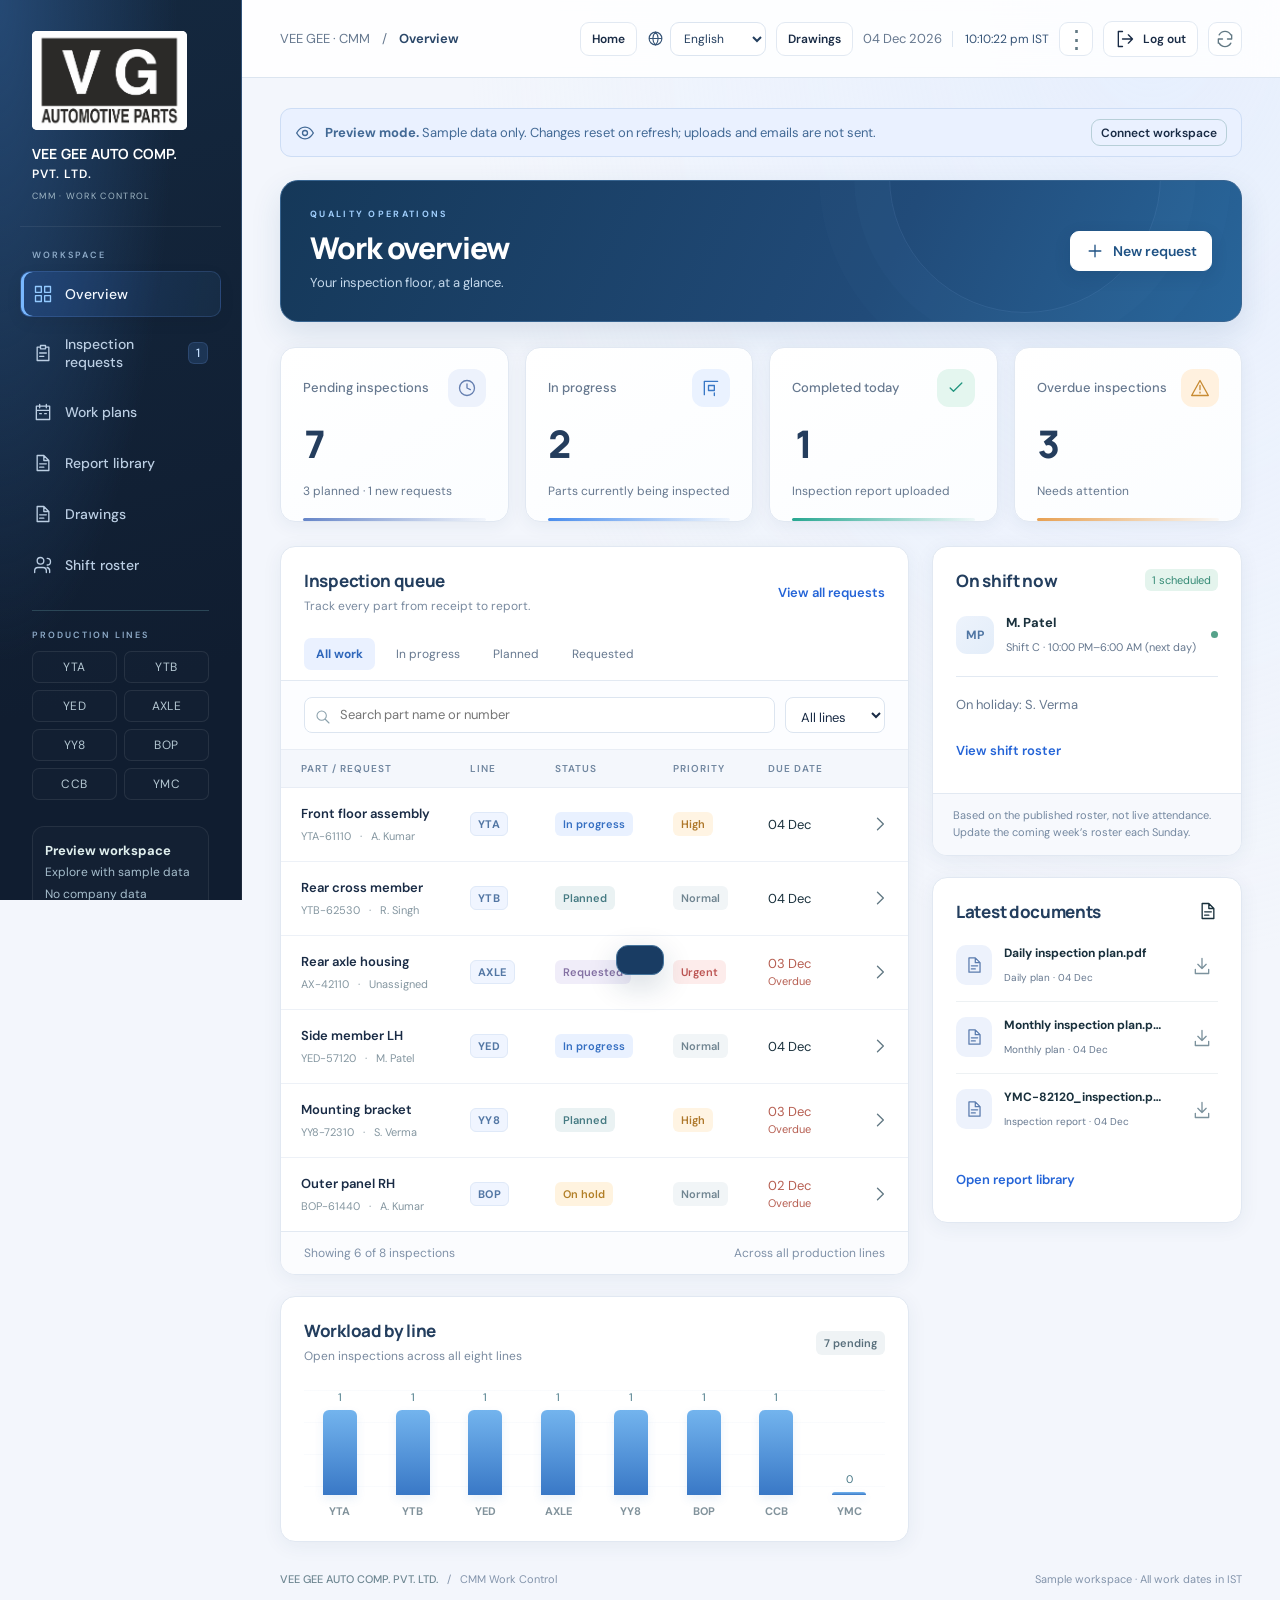
<file: workspace-preview.html>
<!doctype html>
<html lang="en"><head><meta charset="utf-8"><meta name="viewport" content="width=device-width,initial-scale=1"><meta name="description" content="VEE GEE AUTO COMP. PVT. LTD. — CMM work planning, inspection requests, reports and shift availability."><meta name="referrer" content="no-referrer"><title>VEE GEE | Sample workspace preview</title><link rel="icon" href="company-logo.svg" type="image/svg+xml"><link rel="stylesheet" href="style.css?v=20261019-motion"><script>window.CMM_CONFIG={};</script><script defer src="tiff-raster.js?v=20261005-large"></script><script defer src="drawing-viewer.js?v=20261019-task-history"></script><script defer src="app.js?v=20261020-languages"></script><script defer src="language.js?v=20261020-languages"></script></head><body><div id="app"></div><dialog id="modal" aria-labelledby="modal-title"></dialog><div id="toast" role="status" aria-live="polite"></div><noscript>This portal requires JavaScript. Please enable it in your browser.</noscript></body></html>
</file>
<file: learn.css>
@import url('https://fonts.googleapis.com/css2?family=DM+Sans:wght@400;500;600;700&family=Manrope:wght@400;500;600;700;800&display=swap');
:root{--navy:#081a28;--ink:#152d3d;--muted:#607483;--blue:#007ec4;--cyan:#69dcff;--line:#dce5eb;--pale:#f3f7fa;font-family:'DM Sans',Arial,sans-serif;color:var(--ink);scroll-behavior:smooth;scroll-padding-top:95px}*{box-sizing:border-box}body{margin:0;background:#fff}a{color:inherit}button,input,textarea{font:inherit}button,a{touch-action:manipulation}button{cursor:pointer}h1,h2,h3{font-family:Manrope,Arial,sans-serif;letter-spacing:-.04em;margin:0}h2{font-size:clamp(30px,3.6vw,46px);line-height:1.15}h3{font-size:21px;line-height:1.35}p{line-height:1.8;margin:16px 0;color:var(--muted)}a,button,input,textarea,summary{outline-offset:5px}:focus-visible{outline:3px solid #00a9e8}.skip{position:absolute;top:-100px;left:20px;background:white;padding:16px;z-index:100}.skip:focus{top:10px}.wrap{max-width:1200px;margin:auto;padding:0 32px}.site-header{background:#fff;position:sticky;top:0;z-index:20;border-bottom:1px solid var(--line)}.nav-bar{display:flex;align-items:center;justify-content:space-between;gap:25px;height:88px}.wordmark{display:flex;align-items:center;gap:13px;text-decoration:none}.wordmark img{width:68px;height:auto}.wordmark strong{display:block;font-family:Manrope,sans-serif;font-size:15px;letter-spacing:-.02em}.wordmark small{font-size:9px;letter-spacing:2px;display:block;margin-top:5px;color:var(--muted)}nav{display:flex;gap:25px;align-items:center;font-size:12px;font-weight:600}nav a{text-decoration:none}nav a:hover{color:var(--blue)}.nav-login{background:var(--navy);color:white;padding:12px 17px;border-radius:5px}.menu-toggle{display:none;background:transparent;border:1px solid var(--line);padding:8px 12px;border-radius:4px}.hero{min-height:660px;position:relative;display:flex;align-items:center;background:#051727;color:white;isolation:isolate}.hero-art{position:absolute;inset:0;width:100%;height:100%;object-fit:cover;object-position:65% center;z-index:-2}.hero:before{content:'';position:absolute;inset:0;background:linear-gradient(90deg,rgba(4,20,33,.97),rgba(4,20,33,.85) 32%,rgba(4,20,33,.18) 75%);z-index:-1}.hero .wrap{width:100%;padding-top:85px;padding-bottom:90px}.eyebrow{font-size:10px;letter-spacing:2.7px;font-weight:700;text-transform:uppercase;color:var(--blue);margin-bottom:20px}.hero .eyebrow{color:var(--cyan)}.eyebrow:before{content:'';display:inline-block;width:22px;height:2px;background:currentColor;vertical-align:middle;margin-right:12px}h1{font-size:clamp(42px,5.1vw,66px);line-height:1.1;max-width:670px;font-weight:800}.hero h1 span{color:var(--cyan)}.hero p{max-width:510px;color:#c7d7e3;font-size:15px;margin-top:26px}.buttons{display:flex;gap:12px;flex-wrap:wrap;margin-top:27px}.button{display:inline-flex;align-items:center;justify-content:center;gap:15px;background:var(--blue);border:1px solid var(--blue);border-radius:5px;text-decoration:none;color:white;padding:14px 21px;font-size:12px;font-weight:700;line-height:1.3}.button:hover{filter:brightness(1.12)}.button.secondary{color:var(--ink);background:white;border-color:var(--line)}.hero .button.secondary{color:white;background:#ffffff0a;border-color:#ffffff55}.hero-caption{position:absolute;right:25px;bottom:17px;font-size:9px;color:#bcc8d5}.hero-sub{font-size:10px!important;letter-spacing:.3px;margin-top:25px!important}.topic-strip{background:#f1f6f9;border-bottom:1px solid var(--line)}.topic-strip .wrap{display:grid;grid-template-columns:repeat(4,1fr);gap:20px;padding-top:24px;padding-bottom:24px}.topic-strip span{font-size:12px;display:flex;align-items:center;gap:12px}.topic-strip b{color:var(--blue);font-family:Manrope;font-size:16px}.section{padding:95px 0}.section-head{display:flex;justify-content:space-between;align-items:end;gap:35px;margin-bottom:35px}.section-head h2{max-width:650px}.section-head p{max-width:380px;font-size:14px;margin:0}.intro{max-width:800px}.cards{display:grid;grid-template-columns:repeat(3,1fr);gap:22px;margin-top:35px}.card{border:1px solid var(--line);border-radius:9px;padding:30px;background:white}.card p{font-size:13px}.card-number{font-family:Manrope;font-size:12px;color:var(--blue);display:block;margin-bottom:25px}.pale{background:var(--pale)}.stack-grid{display:grid;grid-template-columns:1fr 1fr;gap:25px}.stack-card{background:var(--navy);color:white;padding:36px;border-radius:9px;position:relative;overflow:hidden}.stack-card:nth-child(2){background:#153a50}.stack-top{border-bottom:1px solid #ffffff20;display:flex;justify-content:space-between;padding-bottom:24px;margin-bottom:27px}.stack-top span{font-size:10px;text-transform:uppercase;letter-spacing:1.8px;color:#97c9df}.stack-card h3{font-size:28px}.stack-card p{color:#c1d4df;font-size:14px}.tags{display:flex;gap:8px;flex-wrap:wrap;margin-top:25px}.tags span{border:1px solid #ffffff35;padding:6px 9px;border-radius:4px;font-size:10px}.note{padding:20px 24px;border-left:3px solid var(--blue);background:#e9f3fa;margin-top:25px;line-height:1.7;font-size:13px}.split{display:grid;grid-template-columns:1fr 1fr;gap:60px;align-items:start}.step-list{list-style:none;padding:0;counter-reset:steps}.step-list li{counter-increment:steps;padding:15px 0;border-bottom:1px solid var(--line);display:flex;gap:16px;font-size:13px}.step-list li:before{content:'0' counter(steps);color:var(--blue);font-weight:700}.coordinate-card{background:var(--navy);color:white;padding:28px;border-radius:9px}.coordinate-card svg{width:100%;height:235px}.coordinate-card p{color:#abc2cf;font-size:12px}.axis-legend{display:flex;gap:15px;justify-content:space-between;border-top:1px solid #ffffff22;padding-top:20px}.axis-legend span{font-size:11px}.axis-legend strong{font-size:16px;display:block;color:#77ddff;margin-bottom:7px}.table-wrap{overflow-x:auto;border:1px solid var(--line);border-radius:8px;margin-top:25px}table{width:100%;border-collapse:collapse;font-size:13px;text-align:left}th{background:#eef4f8;color:#476273;font-size:10px;text-transform:uppercase;letter-spacing:1px;padding:16px}td{padding:17px 16px;border-top:1px solid var(--line);line-height:1.6;vertical-align:top}.numbers{font-variant-numeric:tabular-nums;font-family:ui-monospace,monospace}.numbers td:not(:first-child){white-space:nowrap}.hint{font-size:12px}.subsection{margin-top:65px}.details-guide{margin-top:25px;border:1px solid var(--line);border-radius:7px;background:white}.details-guide summary{cursor:pointer;padding:19px 23px;font-size:13px;font-weight:700}.details-guide .detail-body{padding:0 23px 18px}.detail-body p,.detail-body li{font-size:13px;line-height:1.8;color:var(--muted)}.symbol-tools{display:flex;gap:12px;flex-wrap:wrap;margin:30px 0 23px}.symbol-tools input{padding:13px 16px;min-width:260px;border:1px solid var(--line);border-radius:5px;flex:1}.symbol-grid{display:grid;grid-template-columns:repeat(3,1fr);gap:16px}.symbol-card{border:1px solid var(--line);border-radius:8px;background:white;padding:24px}.symbol-card[hidden]{display:none}.symbol-card summary{list-style:none;cursor:pointer}.symbol-card summary::-webkit-details-marker{display:none}.symbol-heading{display:flex;align-items:center;gap:16px}.symbol-icon{font-size:35px;line-height:1;width:48px;text-align:center;color:var(--blue)}.symbol-card h3{font-size:16px}.symbol-card small{display:block;font-size:9px;color:var(--muted);text-transform:uppercase;letter-spacing:1px;margin-top:6px}.symbol-card p{font-size:12px;margin-bottom:0}.symbol-card summary:after{content:'Inspection note +';display:block;font-size:10px;color:var(--blue);margin-top:15px}.symbol-card[open] summary:after{content:'Inspection note −'}.symbol-card .inspection-note{padding-top:14px;border-top:1px solid var(--line);margin-top:15px}.cta{background:var(--navy);color:white;padding:80px 0}.cta h2{max-width:760px}.cta p{color:#bccfda;max-width:760px}.cta .eyebrow{color:var(--cyan)}.cta-grid{display:grid;grid-template-columns:repeat(3,1fr);gap:30px;margin-top:40px}.cta-grid article{padding-top:23px;border-top:1px solid #ffffff30}.cta-grid h3{font-size:19px}.cta-grid p{font-size:13px}.cta-grid a{color:#87ddff;font-size:12px;text-underline-offset:5px}.site-footer{padding:35px 0;background:#06141f;color:#bac7cf;font-size:11px}.footer-row{display:flex;justify-content:space-between;gap:30px;flex-wrap:wrap}.site-footer p{color:#92a5b2;font-size:11px;max-width:800px}.sources{margin-top:22px}.sources summary{cursor:pointer}.sources a{display:inline-block;margin:12px 20px 0 0;color:#b5cad8}dialog{border:0;border-radius:12px;padding:30px;width:min(580px,calc(100vw - 30px));max-height:85vh;color:var(--ink)}dialog::backdrop{background:#061727b3}dialog h2{font-size:27px}dialog p{font-size:13px}.dialog-close{float:right;border:0;background:var(--pale);font-size:21px;padding:3px 10px;border-radius:4px}form label{display:block;font-size:12px;font-weight:600;margin-top:15px}form input,form textarea{display:block;width:100%;padding:12px;border:1px solid var(--line);border-radius:5px;margin-top:7px}form textarea{min-height:100px}#enquiry-status{font-size:12px}.mobile-only{display:none}@media(max-width:1000px){nav{gap:14px}.wordmark strong{font-size:12px}.wrap{padding-inline:25px}.section-head{display:block}.section-head p{max-width:700px;margin-top:20px}.split{gap:30px}}@media(max-width:760px){.menu-toggle{display:block}.nav-bar{height:76px}.site-header nav{display:none;position:absolute;top:76px;left:0;right:0;background:white;border-bottom:1px solid var(--line);padding:22px;flex-direction:column;align-items:stretch}.site-header nav.open{display:flex}.hero{min-height:610px}.hero:before{background:linear-gradient(90deg,#041421eb,#041421a8)}.hero .wrap{padding-block:70px}.hero-art{object-position:70% center}.hero p{max-width:470px}.hero-caption{font-size:8px}.topic-strip .wrap{grid-template-columns:1fr 1fr}.cards,.stack-grid,.split,.cta-grid{grid-template-columns:1fr}.symbol-grid{grid-template-columns:1fr 1fr}.section{padding-block:65px}.stack-card{padding:28px}.split{gap:35px}.section-head{margin-bottom:25px}.wordmark img{width:57px}.wordmark strong{font-size:12px}.wordmark small{font-size:8px}.cta{padding:60px 0}.hero h1{font-size:48px}.calendar{overflow:auto}}@media(max-width:450px){.wrap{padding-inline:20px}.hero h1{font-size:39px}.symbol-grid{grid-template-columns:1fr}.topic-strip span{font-size:10px}.topic-strip b{font-size:14px}.hero .button{font-size:11px;padding:13px 17px}.card{padding:24px}.axis-legend{gap:7px}.axis-legend span{font-size:9px}.hero .wrap{padding-bottom:90px}.hero-caption{left:20px;right:auto}}@media(prefers-reduced-motion:reduce){:root{scroll-behavior:auto}}
</file>
<file: style.css>
@import url('https://fonts.googleapis.com/css2?family=DM+Sans:wght@400;450;500;550;600;650;700&family=Manrope:wght@400;500;600;650;700;750;800&display=swap');
:root{--navy:#122e3e;--navy2:#1c3c4e;--teal:#087f83;--mint:#e1f3ef;--ink:#19303c;--muted:#647783;--line:#e0e7eb;--bg:#f3f6f8;--white:#fff;--red:#be4650;--amber:#b56b12;font-family:'DM Sans',Arial,sans-serif;color:var(--ink);font-synthesis:none;font-size:16px}*{box-sizing:border-box}body{margin:0;background:var(--bg)}button,input,select,textarea{font:inherit}button,a,input,select,textarea{-webkit-tap-highlight-color:transparent}button{cursor:pointer}button:disabled{opacity:.5;cursor:not-allowed}button:focus-visible,a:focus-visible,input:focus-visible,select:focus-visible,textarea:focus-visible{outline:3px solid #42adaf;outline-offset:3px}a{color:var(--teal)}button{border:0}svg{width:20px;height:20px;vertical-align:middle;flex-shrink:0}h1,h2,h3,p{margin:0}h1,h2,h3{font-family:Manrope,Arial,sans-serif}h1{font-size:30px;letter-spacing:-1px;font-weight:800;line-height:1.3}h2{font-size:17px;font-weight:750;letter-spacing:-.3px}h3{font-size:16px}p{line-height:1.6}small,.small{font-size:13px;color:var(--muted)}.muted{color:var(--muted)}.app-shell{display:grid;grid-template-columns:242px minmax(0,1fr);min-height:100vh}.sidebar{background:var(--navy);color:#c2d1d9;position:fixed;top:0;bottom:0;left:0;width:242px;display:flex;flex-direction:column;padding:31px 20px 18px;z-index:20}.brand{display:flex;gap:12px;align-items:center;color:white;padding:0 12px 31px}.brand-mark{width:39px;height:39px;background:#275264;border-radius:11px;display:grid;place-items:center;color:#6ce0d3}.brand-mark svg{width:25px;height:25px}.brand strong{font-family:Manrope,sans-serif;font-size:22px;letter-spacing:1px}.brand small{display:block;color:#a0b7c5;letter-spacing:1.3px;font-size:10px;margin-top:1px}.nav-caption{font-size:11px;letter-spacing:1.6px;color:#8ca7b8;padding:16px 12px 10px;font-weight:600}.nav{display:flex;flex-direction:column;gap:5px}.nav button{width:100%;display:flex;align-items:center;gap:12px;padding:12px;border-radius:7px;background:transparent;color:inherit;text-align:left;font-size:14px;font-weight:500}.nav button.active{background:#285062;color:#fff;box-shadow:inset 3px 0 #54ccc3}.nav button:hover{background:#24495a}.nav button span.count{margin-left:auto;background:#3b5e6e;border-radius:5px;padding:2px 7px;font-size:12px}.side-divider{height:1px;background:#2b4757;margin:22px 12px 2px}.line-menu{display:grid;grid-template-columns:1fr 1fr;gap:8px;padding:0 12px}.line-menu button{background:transparent;color:#b5c8d3;border:1px solid #375361;border-radius:5px;padding:7px;font-size:12px;letter-spacing:.4px}.line-menu button.active{color:#91f1de;background:#214e57;border-color:#4b9f9c}.side-bottom{margin-top:auto;padding:26px 12px 0}.side-info{border:1px solid #385360;border-radius:8px;padding:12px;font-size:12px;line-height:1.8;color:#a6becd}.side-info strong{color:#e0efee;font-size:13px;display:block}.profile{border-top:1px solid #2c4958;margin-top:20px;padding-top:20px;display:flex;gap:11px;align-items:center}.avatar{height:35px;width:35px;border-radius:50%;display:grid;place-items:center;background:#dcecf0;color:#365c69;font-weight:700;font-size:12px;flex-shrink:0}.profile strong{font-size:13px;color:#f4f7f8;display:block;max-width:135px;overflow:hidden;text-overflow:ellipsis}.profile small{color:#93adb9;font-size:11px}.main{grid-column:2;min-width:0}.topbar{height:78px;padding:0 38px;display:flex;align-items:center;justify-content:space-between;border-bottom:1px solid var(--line);background:white;gap:18px}.breadcrumb{font-size:13px;color:var(--muted);display:flex;align-items:center;gap:12px}.breadcrumb b{color:var(--ink);font-weight:500}.topright{display:flex;gap:19px;align-items:center;font-size:13px;color:var(--muted)}.time{font-variant-numeric:tabular-nums}.icon-btn{display:inline-grid;place-items:center;background:white;border:1px solid var(--line);border-radius:6px;width:34px;height:34px;color:#617883}.content{padding:30px 38px 40px;max-width:1640px;margin:0 auto}.page-heading{display:flex;align-items:center;justify-content:space-between;margin-bottom:25px;gap:15px}.page-heading p{font-size:14px;color:var(--muted);margin-top:6px}.eyebrow{font-size:11px;letter-spacing:1.8px;font-weight:700;color:var(--teal);margin-bottom:8px}.actions{display:flex;align-items:center;gap:10px;flex-wrap:wrap}.btn{display:inline-flex;align-items:center;justify-content:center;gap:8px;min-height:39px;border:1px solid var(--line);padding:9px 14px;border-radius:6px;background:white;color:var(--ink);text-decoration:none;font-size:14px;font-weight:600;white-space:nowrap}.btn.primary{background:var(--teal);border-color:var(--teal);color:white;box-shadow:0 3px 5px #087f8315}.btn.primary:hover{background:#076d70}.btn.subtle{border:0;background:transparent;color:var(--teal);padding:4px 0;font-size:13px}.btn.danger{color:var(--red);border-color:#e9bbc0}.demo-banner{border:1px solid #d3e5ec;background:#e8f2f6;padding:10px 14px;border-radius:7px;font-size:13px;display:flex;align-items:center;gap:10px;margin-bottom:23px;color:#3e6574}.demo-banner .btn{margin-left:auto;font-size:12px;min-height:27px;padding:4px 9px;background:transparent;border-color:#b7cfd8}.metric-grid{display:grid;grid-template-columns:repeat(4,1fr);gap:17px;margin-bottom:24px}.metric{background:white;border:1px solid var(--line);border-radius:10px;padding:21px 23px;position:relative}.metric-label{font-size:13px;color:var(--muted);font-weight:500;display:flex;justify-content:space-between;align-items:center}.metric-icon{background:#f0f5f7;border-radius:8px;display:grid;place-items:center;width:33px;height:33px;color:#778e9a}.metric b{font-family:Manrope,sans-serif;font-size:34px;letter-spacing:-1px;font-weight:800;display:block;margin:8px 0 7px}.metric small{font-size:12px}.metric.warn .metric-icon{background:#fff0e9;color:#bb7457}.metric.teal .metric-icon{background:#e4f4f0;color:#309187}.metric.blue .metric-icon{background:#eaf1fb;color:#6c8bb1}.metric span.mark{background:#fef0eb;padding:3px 5px;border-radius:4px;color:#b65b39}.dashboard-grid{display:grid;grid-template-columns:minmax(0,1fr) 310px;gap:23px}.panel{border:1px solid var(--line);border-radius:10px;background:white;overflow:hidden}.panel+.panel{margin-top:21px}.panel-head{padding:21px 23px;display:flex;align-items:center;justify-content:space-between;gap:12px}.panel-head p{font-size:12px;color:var(--muted);margin-top:5px}.panel-body{padding:0 23px 23px}.pill{display:inline-flex;align-items:center;gap:5px;border-radius:5px;padding:5px 8px;font-size:12px;font-weight:600;white-space:nowrap;background:#eff3f5;color:#596f7c}.pill.progress{background:#e5effb;color:#4275a9}.pill.completed{background:#e3f4eb;color:#32805e}.pill.planned{background:#eaf2f3;color:#467b83}.pill.requested{background:#f0edf9;color:#8471a3}.pill.hold{background:#fff3df;color:#b27f27}.pill.urgent{background:#fdeceb;color:#bc5553}.pill.high{background:#fff4e3;color:#ae782b}.pill.normal{background:#f1f5f7;color:#708591}.tabs{display:flex;gap:22px;overflow:auto;border-bottom:1px solid var(--line);padding:0 23px}.tabs button{padding:0 0 14px;background:none;border-bottom:2px solid transparent;color:var(--muted);font-size:13px;white-space:nowrap}.tabs button.active{border-bottom-color:var(--teal);color:var(--teal);font-weight:700}.filterbar{display:flex;align-items:center;gap:10px;padding:16px 23px;flex-wrap:wrap}.searchbox{position:relative;flex:1;min-width:180px}.searchbox svg{position:absolute;left:11px;top:10px;width:16px;color:#8ba1ac}.searchbox input{width:100%;padding-left:35px}.filterbar select{width:auto;min-width:100px}.filterbar input,.filterbar select{font-size:13px;min-height:36px;height:36px}.table-wrap{overflow:auto}table{border-collapse:collapse;width:100%;text-align:left;font-size:13px}thead{background:#f8fafb;border-block:1px solid #e9eef1;color:#82939d;font-size:10px;letter-spacing:1px;text-transform:uppercase}th{font-weight:600;padding:12px 20px;white-space:nowrap}td{padding:17px 20px;border-bottom:1px solid #edf1f3;vertical-align:middle;white-space:nowrap}tbody tr:last-child td{border-bottom:0}tbody tr:hover{background:#fafcfd}td strong{display:block;font-size:13px;font-weight:600;margin-bottom:5px}td small{font-size:11px;color:#8496a0}.part-link{border:0;background:transparent;text-align:left;padding:0;color:var(--ink)}.part-link:hover strong{color:var(--teal)}.line-tag{display:inline-block;border:1px solid #dce7eb;background:#f8fbfc;padding:4px 7px;border-radius:4px;font-size:11px;letter-spacing:.4px;color:#506e7d;font-weight:700}.date-overdue{color:#b65e51}.table-foot{border-top:1px solid var(--line);padding:13px 23px;display:flex;justify-content:space-between;font-size:12px;color:#8698a2;gap:10px}.workload{display:grid;grid-template-columns:repeat(8,1fr);gap:17px;align-items:end;height:130px}.workload-item{display:flex;flex-direction:column;align-items:center;justify-content:end;height:100%;gap:9px;font-size:11px;color:#82939c}.bar{width:100%;max-width:34px;border-radius:4px 4px 0 0;background:#3d9999;min-height:3px;position:relative}.bar span{position:absolute;top:-20px;left:0;right:0;text-align:center;color:#487887;font-size:11px}.workload-note{font-size:12px;color:var(--muted);margin-top:18px}.shift-heading{display:flex;align-items:center;justify-content:space-between;margin-bottom:20px}.available{font-size:11px;color:#338974;background:#e4f4ed;padding:4px 7px;border-radius:4px}.staff{display:flex;align-items:center;gap:12px;padding:15px 0;border-top:1px solid #edf1f3}.staff:first-child{border-top:0;padding-top:0}.staff .avatar{border-radius:9px;background:#edf3f5;height:38px;width:38px;color:#638392}.staff strong{display:block;font-size:13px;margin-bottom:4px}.staff small{font-size:11px}.staff .status-dot{margin-left:auto;width:7px;height:7px;border-radius:50%;background:#56a28a}.roster-note{background:#f6f9fa;border-top:1px solid var(--line);padding:13px 20px;font-size:11px;color:#84959e;line-height:1.6}.document-mini{display:flex;gap:12px;align-items:center;padding:15px 0;border-top:1px solid #edf1f3}.document-mini:first-child{padding-top:0;border-top:0}.file-icon{display:grid;place-items:center;width:36px;height:40px;border-radius:6px;background:#fceee9;color:#bf7d6a;flex-shrink:0}.file-icon svg{width:19px}.document-mini strong{font-size:12px;display:block;max-width:160px;overflow:hidden;text-overflow:ellipsis;white-space:nowrap;margin-bottom:4px}.document-mini small{font-size:10px}.document-mini button{margin-left:auto;color:#7c929d;border:0;background:transparent}.notice{padding:15px 18px;border:1px solid #e5d4ad;background:#fff9ed;border-radius:7px;font-size:13px;line-height:1.65;color:#8f743c;margin-bottom:20px}.notice.info{background:#edf5f8;border-color:#d4e6ed;color:#527788}.empty{padding:38px 20px;text-align:center;color:var(--muted)}.empty svg{width:32px;height:32px;color:#9aacb5;margin-bottom:12px}.empty strong{display:block;color:#4b6573;margin-bottom:6px;font-size:15px}.empty p{font-size:13px;max-width:410px;margin:0 auto 16px}.footer{display:flex;justify-content:space-between;color:#96a4ac;font-size:11px;margin-top:30px;gap:20px}.footer b{color:#6e8792;font-weight:500}.progress-track{height:5px;background:#e7eff0;border-radius:5px;overflow:hidden;margin-top:14px}.progress-track div{height:100%;background:#2e9290}.plans-header{padding:20px 23px;display:flex;gap:15px;align-items:center;justify-content:space-between}.plans-header input{width:auto}.plan-grid{display:grid;grid-template-columns:1fr 1fr;gap:24px}.report-grid{display:grid;grid-template-columns:repeat(3,1fr);gap:18px}.report-card{padding:22px;background:white;border:1px solid var(--line);border-radius:9px;display:flex;flex-direction:column;gap:14px}.report-card h3{font-size:15px;word-break:break-word;line-height:1.6}.report-meta{display:flex;justify-content:space-between;gap:10px;font-size:12px;color:var(--muted)}.report-card .actions{margin-top:auto;border-top:1px solid var(--line);padding-top:14px}.roster-table td,.roster-table th{text-align:center;min-width:100px}.roster-table td:first-child,.roster-table th:first-child{text-align:left}.roster-cell{display:inline-flex;flex-direction:column;gap:5px;border-radius:6px;padding:9px 12px;background:#edf4f5;color:#497981;font-size:12px;min-width:70px}.roster-cell.holiday{background:#f5f1ea;color:#a78d67}.roster-cell small{font-size:10px;color:inherit}.roster-cell.today{outline:1px solid #5aa1a1}.legend{display:flex;gap:20px;flex-wrap:wrap;padding:20px 23px;color:var(--muted);font-size:12px}.legend b{color:var(--teal);margin-right:4px}.settings-grid{display:grid;grid-template-columns:1fr 1fr;gap:22px;align-items:start}.settings-grid .panel{margin-top:0}.settings-grid .panel-body{padding-top:0}.form-grid{display:grid;grid-template-columns:1fr 1fr;gap:17px}.field{display:flex;flex-direction:column;gap:7px;margin-bottom:17px}.form-grid .field{margin-bottom:0}.field.full{grid-column:1/-1}.field label{font-size:13px;font-weight:600;color:#4f6774}.field small{line-height:1.6}.field input,.field select,.field textarea,input,select,textarea{padding:10px 11px;border:1px solid #d9e3e7;border-radius:5px;color:var(--ink);background:#fff;min-height:40px;width:100%;outline:0;font-size:14px}textarea{resize:vertical;line-height:1.6;min-height:90px}.shift-inputs{display:grid;grid-template-columns:70px 1fr 1fr;gap:10px;align-items:center;margin-bottom:10px;font-size:13px}.check-label{display:flex;align-items:center;gap:10px;font-size:14px;line-height:1.5}.check-label input{width:16px;min-height:auto}.form-actions{display:flex;justify-content:flex-end;gap:10px;margin-top:23px;align-items:center}.form-error{background:#fff0ee;color:#b04946;padding:10px 12px;border-radius:5px;font-size:13px;line-height:1.5;display:none;margin:12px 0}.form-error.visible{display:block}dialog{border:1px solid var(--line);border-radius:12px;padding:0;width:min(610px,calc(100% - 28px));color:var(--ink);box-shadow:0 20px 100px #0d293936;max-height:90vh}dialog::backdrop{background:#0e293c70;backdrop-filter:blur(3px)}.modal-header{display:flex;justify-content:space-between;gap:20px;align-items:center;border-bottom:1px solid var(--line);padding:23px 26px}.modal-header h2{font-size:21px}.modal-body{padding:24px 26px}.detail-checks{padding:17px;background:#f3f7f9;border:1px solid var(--line);border-radius:7px;white-space:pre-wrap;line-height:1.7;font-size:14px;margin:16px 0 22px}.detail-info{display:flex;gap:9px;flex-wrap:wrap;margin-bottom:18px}.detail-info .pill{font-size:12px}.detail-report{display:flex;gap:12px;align-items:center;border:1px solid var(--line);padding:12px;border-radius:7px;margin-top:10px;font-size:13px}.detail-report span{flex:1;word-break:break-word}.upload-area{border:1px dashed #9ebdc5;background:#f6fafb;border-radius:8px;padding:22px;text-align:center;margin-top:18px}.upload-area svg{width:29px;height:29px;color:#5f949d;margin-bottom:11px}.upload-area p{font-size:13px;color:var(--muted);margin-bottom:13px}.upload-area input{font-size:13px;max-width:100%;background:white}.week-fields{display:grid;grid-template-columns:repeat(2,1fr);gap:14px;margin:18px 0}.week-fields label{font-size:12px;display:block;margin-bottom:7px}.login-wrap{min-height:100vh;display:grid;grid-template-columns:1fr 1fr}.login-brand{background:var(--navy);color:white;padding:10vw 9vw;display:flex;justify-content:center;flex-direction:column}.login-brand .brand{padding:0 0 50px}.login-brand h1{font-size:44px;line-height:1.3;letter-spacing:-1.5px}.login-brand p{color:#aec5cf;margin-top:22px;font-size:16px}.login-lines{display:flex;flex-wrap:wrap;gap:9px;margin-top:38px}.login-lines span{border:1px solid #406170;padding:7px 10px;border-radius:5px;font-size:12px;color:#b7d5d8}.login-form{display:flex;flex-direction:column;justify-content:center;padding:10vw;max-width:750px}.login-form h2{font-size:28px;margin-bottom:12px}.login-form p{font-size:14px;color:var(--muted);margin-bottom:28px}.login-form .btn{width:100%}.login-form small{display:block;margin-top:22px;line-height:1.7}.login-link{margin-top:20px;background:none;color:var(--teal);font-size:13px}.mobile-menu{display:none}#toast{position:fixed;bottom:25px;left:50%;transform:translateX(-50%) translateY(100px);padding:14px 23px;background:#193c4b;color:white;border-radius:8px;font-size:14px;box-shadow:0 5px 30px #122e3e30;z-index:99;transition:transform .2s;max-width:90vw}#toast.show{transform:translateX(-50%) translateY(0)}.loading{padding:80px 25px;text-align:center;color:var(--muted)}.loading:before{content:'';display:block;width:28px;height:28px;border:3px solid #cbdfe3;border-top-color:var(--teal);border-radius:50%;animation:spin 1s linear infinite;margin:0 auto 17px}@keyframes spin{to{transform:rotate(360deg)}}
@media(min-width:1550px){.content{padding-top:38px}.metric-grid{gap:23px}.metric{padding:24px 27px}.dashboard-grid{grid-template-columns:minmax(0,1fr) 340px}td{padding-block:21px}.panel-head{padding-block:23px}}
@media(max-width:1250px){.app-shell{grid-template-columns:205px minmax(0,1fr)}.sidebar{width:205px;padding-inline:13px}.content{padding:27px 24px}.topbar{padding:0 24px}.dashboard-grid{grid-template-columns:minmax(0,1fr)}.dashboard-aside{display:grid;grid-template-columns:1fr 1fr;gap:22px}.dashboard-aside .panel{margin-top:0}.metric{padding:16px}.metric-label{font-size:12px}.metric-icon{width:28px;height:28px}.report-grid{grid-template-columns:1fr 1fr}}
@media(max-width:850px){.metric-grid{grid-template-columns:1fr 1fr}.page-heading{align-items:flex-start}.page-heading h1{font-size:25px}.settings-grid,.plan-grid{grid-template-columns:1fr}.topright .date-text{display:none}.sidebar{width:190px}.app-shell{grid-template-columns:190px minmax(0,1fr)}.content{padding:23px 18px}.topbar{padding:0 18px}.page-heading{flex-direction:column}.login-wrap{grid-template-columns:1fr}.login-brand{padding:45px}.login-brand .brand{padding-bottom:24px}.login-brand h1{font-size:30px}.login-brand p,.login-lines{display:none}.login-form{padding:40px;max-width:none}}
@media(max-width:620px){.app-shell{display:block}.main{width:100%}.sidebar{transform:translateX(-100%);transition:transform .2s;width:242px;box-shadow:20px 0 80px #15354533}.sidebar.open{transform:translateX(0)}.mobile-menu{display:inline-grid}.topbar{height:64px}.breadcrumb{font-size:12px}.breadcrumb span{display:none}.topright{gap:9px}.time{font-size:11px}.content{padding:22px 15px}.metric-grid{gap:10px}.metric{padding:14px}.metric b{font-size:29px}.metric small{font-size:10px}.metric-label{font-size:11px}.metric-icon{width:24px;height:24px}.metric-icon svg{width:15px;height:15px}.dashboard-grid{gap:17px}.dashboard-aside{grid-template-columns:1fr}.report-grid{grid-template-columns:1fr}.demo-banner{font-size:11px;line-height:1.5;align-items:start}.demo-banner .btn{display:none}.panel-head{padding:18px}.panel-body{padding-inline:18px}.workload{gap:12px}.form-grid{grid-template-columns:1fr}.field.full{grid-column:auto}.modal-body{padding:22px 18px}.modal-header{padding:21px 18px}.footer{font-size:10px}.footer span:last-child{display:none}.tabs{gap:18px;padding-inline:18px}.filterbar{padding:15px 18px}.login-brand{padding:35px 25px}.login-form{padding:32px 25px}}
@media(prefers-reduced-motion:reduce){*{animation:none!important;transition:none!important}}

/* Keep account actions reachable on shorter laptop screens. */
.sidebar{overflow-y:auto;overscroll-behavior:contain}.sidebar>*{flex-shrink:0}.header-menu{position:relative}.header-menu summary{list-style:none;font-size:25px}.header-menu summary::-webkit-details-marker{display:none}.header-dropdown{position:absolute;right:0;top:calc(100% + 10px);z-index:50;min-width:255px;padding:8px;background:white;border:1px solid var(--line);border-radius:10px;box-shadow:0 12px 35px #122e3e26}.header-dropdown .btn,.header-dropdown a{display:flex;align-items:center;gap:10px;width:100%;padding:12px;text-align:left;text-decoration:none;border:0;background:transparent;border-radius:6px;font-size:13px;color:var(--ink)}.header-dropdown .btn:hover,.header-dropdown a:hover{background:var(--bg)}.header-signout{white-space:nowrap;padding:8px 10px}.calendar-toolbar{display:flex;align-items:center;justify-content:space-between;margin-bottom:20px}.company-calendar-grid{display:grid;grid-template-columns:repeat(7,minmax(0,1fr));gap:4px}.calendar-weekday{text-align:center;font-size:12px;padding:8px 0}.calendar-date{min-height:74px;border:1px solid var(--line);border-radius:5px;padding:7px;background:#f7f9fa;overflow-wrap:anywhere}.calendar-date>b{font-size:13px}.calendar-date>span{display:block;font-size:10px;line-height:1.35;margin-top:5px}.calendar-muted{opacity:.4}.calendar-today{outline:2px solid var(--teal);outline-offset:-2px}.calendar-legend{display:flex;flex-wrap:wrap;gap:6px;margin-top:14px}.calendar-legend span{padding:5px 8px;border-radius:4px;font-size:11px}@media(max-width:620px){.header-signout span{display:none}.header-signout{padding:8px}.topright{gap:6px}.calendar-date{padding:4px;min-height:66px}.calendar-date>span{font-size:9px}}

.company-brand{flex-direction:column;align-items:flex-start;gap:13px;padding-inline:12px}.company-logo{display:block;width:100%;max-width:155px;height:auto;border-radius:5px;background:#fff}.company-brand strong{font-size:14px;letter-spacing:.2px;line-height:1.5}.company-suffix{display:block;font-size:12px;font-weight:600;letter-spacing:1px;margin-top:2px}.company-brand small{font-size:9px;margin-top:8px}.login-brand .company-brand{flex-direction:row;align-items:center;gap:22px}.login-brand .company-logo{width:170px;max-width:40%;flex-shrink:0}.login-brand .company-brand strong{font-size:19px}.login-brand .company-suffix{font-size:15px}.login-brand .company-brand small{font-size:10px}@media(max-width:850px){.login-brand .company-logo{width:135px}.login-brand .company-brand strong{font-size:16px}}@media(max-width:400px){.login-brand .company-brand{gap:13px}.login-brand .company-brand strong{font-size:13px}.login-brand .company-suffix{font-size:12px}}

.drawings-layout{display:grid;grid-template-columns:minmax(230px,320px) minmax(0,1fr);gap:20px;margin-top:20px}.drawing-results{max-height:80vh;overflow:auto;padding:10px}.drawing-result{display:block;width:100%;text-align:left;padding:15px;border:1px solid transparent;border-bottom-color:var(--line);background:white;border-radius:6px;cursor:pointer;overflow-wrap:anywhere}.drawing-result strong,.drawing-result small{display:block}.drawing-result small{margin-top:7px;color:var(--muted)}.drawing-result:hover,.drawing-result.selected{background:#eaf5fa;border-color:#2989aa}.drawing-viewer{overflow:hidden}.drawing-viewer-head{padding:20px}.drawing-viewer-head h2{font-size:18px;overflow-wrap:anywhere}.drawing-frame{display:block;width:100%;height:72vh;min-height:480px;border:0;background:#eef2f5}@media(max-width:850px){.drawings-layout{grid-template-columns:1fr}.drawing-results{max-height:310px}.drawing-frame{height:65vh}}

.native-drawing-viewer{background:#141b25;color:#eef3fa;display:flex;flex-direction:column;min-width:0}.native-drawing-viewer:fullscreen{width:100vw;height:100vh}.dv-toolbar{display:flex;align-items:center;gap:5px;flex-wrap:wrap;padding:12px;background:#202b39;border-bottom:1px solid #3b4654}.dv-toolbar button{padding:8px 10px;color:#f5f7fc;background:#344256;border:1px solid #526174;border-radius:6px;cursor:pointer;font:inherit;font-size:12px;white-space:nowrap}.dv-toolbar button:hover{background:#496582}.dv-toolbar button:disabled{opacity:.4;cursor:default}.dv-toolbar output{font-size:12px;min-width:45px;text-align:center}.dv-separator{height:23px;border-left:1px solid #526174;margin:0 4px}.dv-pages{display:flex;align-items:center;gap:4px}.dv-download{margin-left:auto}.dv-status,.dv-hint{padding:8px 14px;margin:0;color:#aebed2;font-size:12px}.dv-status{min-height:32px}.dv-stage{height:65vh;min-height:420px;overflow:auto;position:relative;touch-action:none;cursor:grab;overscroll-behavior:contain;background-color:#121923;background-image:radial-gradient(#304056 1px,transparent 1px);background-size:18px 18px;padding:24px;user-select:none}.native-drawing-viewer:fullscreen .dv-stage{flex:1;height:auto;min-height:0}.dv-stage.dragging{cursor:grabbing}.dv-sheet{position:relative;margin:auto;flex-shrink:0;background:white;box-shadow:0 5px 25px #0009}.dv-sheet canvas,.dv-sheet img{position:absolute;left:50%;top:50%;display:block;max-width:none;max-height:none;transform-origin:center;pointer-events:none}.dv-stage:focus-visible{outline:2px solid #69c8ff;outline-offset:-3px}@media(max-width:620px){.dv-toolbar{padding:8px;gap:4px}.dv-toolbar button{padding:8px}.dv-stage{min-height:330px;height:55vh}}


/* Drawing workspace: quiet chrome, tactile controls and a smooth gesture layer. */
.native-drawing-viewer{border-radius:14px;overflow:hidden;border:1px solid #334257;box-shadow:0 14px 36px #101d3026;background:#101822}
.dv-toolbar{gap:6px;padding:12px 14px;background:linear-gradient(180deg,#243244,#1b2736);border-bottom:1px solid #ffffff12}
.dv-toolbar button{min-height:36px;border-radius:9px;background:#ffffff06;border-color:#ffffff18;padding:8px 12px;box-shadow:inset 0 1px #ffffff08;transition:background .15s,border-color .15s,transform .12s;letter-spacing:.01em}
.dv-toolbar button:hover:not(:disabled){background:#ffffff13;border-color:#82caff70;transform:translateY(-1px)}
.dv-toolbar button:active:not(:disabled){transform:translateY(0) scale(.96);background:#6cbfff2b}
.dv-toolbar button:focus-visible{outline:2px solid #8bd4ff;outline-offset:2px}
.dv-toolbar [data-dv="plus"],.dv-toolbar [data-dv="minus"]{font-size:19px;width:36px;padding:3px;background:#68bcff12;color:#b9e4ff}
.dv-toolbar output{font-variant-numeric:tabular-nums;font-weight:600;letter-spacing:.02em;min-width:48px;color:#dfedfa}
.dv-pages{background:#0d16234d;border-radius:10px;padding:3px;margin-left:4px}.dv-pages button{min-height:29px;padding:3px 10px;border-color:transparent}
.dv-toolbar .dv-download{background:#73c7ff18;border-color:#73c7ff40;color:#c6eaff}
.dv-status{background:#141e2b;color:#9db6ce;font-size:11px;letter-spacing:.02em;min-height:30px;border-bottom:1px solid #ffffff06}
.dv-stage{background-color:#101822;background-image:radial-gradient(#35445985 .75px,transparent .75px);background-size:22px 22px;scrollbar-width:thin;scrollbar-color:#4b637d #141e2b;overflow-anchor:none}
.dv-stage::-webkit-scrollbar{width:9px;height:9px}.dv-stage::-webkit-scrollbar-thumb{background:#4b637d;border-radius:8px;border:2px solid #141e2b}.dv-stage::-webkit-scrollbar-track,.dv-stage::-webkit-scrollbar-corner{background:#141e2b}
.dv-sheet{box-shadow:0 12px 45px #0007,0 0 0 1px #ffffff18}.dv-sheet canvas,.dv-sheet img{will-change:transform}
.dv-hint{display:flex;align-items:center;gap:10px;flex-wrap:wrap;background:#182331;border-top:1px solid #ffffff0c;padding:11px 14px;font-size:11px;color:#a2b5c9}.dv-hint-dot{color:#52718e}.dv-quality{margin-left:auto;font-size:9px;letter-spacing:.16em;color:#8dd4f3}
@media(prefers-reduced-motion:reduce){.dv-toolbar button{transition:none}}
@media(max-width:620px){.dv-toolbar{gap:4px;padding:9px}.dv-toolbar button{padding:7px 9px}.dv-quality{display:none}.dv-hint{gap:6px;font-size:10px}}

/* VEE GEE workspace — precision blue, calm surfaces and purposeful motion. */
.app-shell{--ink:#192b45;--muted:#66788f;--teal:#2464d7;--line:#e2e9f2;--bg:#f3f6fc;background:radial-gradient(ellipse at 90% 0,#dce9ff90,transparent 42%),#f3f6fc}
.app-shell .sidebar{background:radial-gradient(ellipse at 0 0,#254974 0,transparent 52%),linear-gradient(165deg,#14283f,#101d30 75%);border-right:1px solid #ffffff10;overflow-y:auto;scrollbar-width:thin;scrollbar-color:#3d5570 transparent}
.app-shell .brand{border-bottom:1px solid #ffffff12;padding-bottom:24px;margin-bottom:6px}.app-shell .nav-caption{font-size:9px;letter-spacing:2px;color:#8eabc8}
.app-shell .nav button{border:1px solid transparent;border-radius:10px;transition:background .18s,transform .18s,border-color .18s;color:#bbcee3}
.app-shell .nav button:hover{background:#ffffff09;border-color:#ffffff0d;transform:translateX(3px)}
.app-shell .nav button.active{background:linear-gradient(100deg,#326ed540,#438dc918);border-color:#709ef92e;box-shadow:inset 3px 0 #79b8ff,0 5px 16px #00000010;color:#f4f9ff}
.app-shell .nav button.active svg{color:#93caff}.app-shell .nav button span.count{background:#5592eb2b;color:#c5e1ff;border:1px solid #75a7f02b;border-radius:6px}
.app-shell .line-menu{gap:7px}.app-shell .line-menu button{border-color:#ffffff15;border-radius:7px;background:#ffffff03;transition:background .18s,border-color .18s}.app-shell .line-menu button:hover{background:#ffffff0c;border-color:#ffffff35}.app-shell .line-menu button.active{background:#3179ca30;border-color:#72b1ff80;color:#d1eaff}
.app-shell .side-info{background:#ffffff04;border-color:#ffffff13;border-radius:12px}.app-shell .profile{border-color:#ffffff12}.app-shell .profile .avatar{background:linear-gradient(135deg,#97c8ff,#b1e2e1);box-shadow:0 0 0 4px #ffffff05;color:#1c426b}
.app-shell .topbar{background:#ffffffdf;backdrop-filter:blur(18px);position:sticky;top:0;z-index:15;border-bottom:1px solid #dce5f0;min-height:78px;height:auto;padding-block:14px}
.app-shell .topright{gap:10px;flex-wrap:wrap;justify-content:flex-end}.app-shell .topright .btn{font-size:12px;padding:7px 11px;min-height:34px}.app-shell .time{border-left:1px solid #dce5f0;padding-left:12px;color:#365477;font-size:12px;white-space:nowrap}.app-shell .breadcrumb b{font-weight:650;color:#2a4668}
.app-shell .page-heading{position:relative;isolation:isolate;overflow:hidden;padding:27px 29px;border-radius:18px;color:#fff;background:linear-gradient(115deg,#153859,#214b79 63%,#28659a);box-shadow:0 12px 30px #214d7820;border:1px solid #376490;min-height:132px}
.app-shell .page-heading:after{content:'';position:absolute;width:270px;height:270px;border:1px solid #9cc7ff1c;border-radius:50%;right:80px;top:-140px;box-shadow:0 0 0 35px #92c5ff05,0 0 0 70px #92c5ff04;z-index:-1;pointer-events:none}
.app-shell .page-heading .eyebrow{color:#9fcdfb;font-size:9px;letter-spacing:2.3px}.app-shell .page-heading h1{font-size:30px;letter-spacing:-1.1px}.app-shell .page-heading p{color:#c5d9ec;font-size:13px;max-width:530px}.app-shell .page-heading .btn{background:#ffffff0e;border-color:#ffffff30;color:#f5faff}.app-shell .page-heading .btn.primary{background:#fff;color:#1f5284;border-color:#fff;box-shadow:0 5px 16px #0b264b25}.app-shell .page-heading .btn:hover{background:#ffffff24}.app-shell .page-heading .btn.primary:hover{background:#e9f3ff}
.app-shell .btn,.app-shell .icon-btn{border-radius:9px;transition:transform .16s,box-shadow .16s,background .16s,border-color .16s}.app-shell .btn:not(:disabled):hover,.app-shell .icon-btn:not(:disabled):hover{transform:translateY(-1px);box-shadow:0 4px 12px #203f6510;border-color:#afc7e4}.app-shell .btn:not(:disabled):active,.app-shell .icon-btn:not(:disabled):active{transform:translateY(0) scale(.98)}.app-shell .btn.primary{background:linear-gradient(115deg,#2767cf,#347fde);border-color:#2767cf;box-shadow:0 4px 12px #2767cf22}
.app-shell .metric-grid{gap:16px}.app-shell .metric{border-radius:15px;border:1px solid #e1e8f2;padding:21px 22px;background:linear-gradient(150deg,#fff,#fbfdff);box-shadow:0 4px 18px #1a3d6710;transition:transform .2s,box-shadow .2s;overflow:hidden}
.app-shell .metric:hover{transform:translateY(-3px);box-shadow:0 12px 28px #1a3d671c}.app-shell .metric:after{content:'';height:3px;position:absolute;bottom:0;left:22px;right:22px;background:linear-gradient(90deg,#6685c8,#6685c810);border-radius:4px}.app-shell .metric.blue:after{background:linear-gradient(90deg,#498cec,#498cec10)}.app-shell .metric.teal:after{background:linear-gradient(90deg,#27a791,#27a79110)}.app-shell .metric.warn:after{background:linear-gradient(90deg,#e7a052,#e7a05210)}
.app-shell .metric b{font-size:38px;font-variant-numeric:tabular-nums;letter-spacing:-1.8px;color:#243d5d;margin:10px 0}.app-shell .metric-icon{height:38px;width:38px;border-radius:12px;background:#edf2fc;color:#657fb0}.app-shell .metric.blue .metric-icon{background:#eaf2ff;color:#3978c6}.app-shell .metric.teal .metric-icon{background:#e4f6ef;color:#269781}.app-shell .metric.warn .metric-icon{background:#fff1df;color:#c88b33}
.app-shell .panel,.app-shell .report-card{border-radius:15px;border-color:#e1e8f2;box-shadow:0 4px 20px #193b6210}.app-shell .panel-head{padding:22px 23px}.app-shell h2{color:#233e5e}.app-shell .panel-head p{color:#798a9f}.app-shell .tabs{gap:9px;padding-bottom:10px}.app-shell .tabs button{padding:8px 12px;border:0;border-radius:7px;font-size:12px;transition:background .15s}.app-shell .tabs button:hover{background:#f1f5fc}.app-shell .tabs button.active{background:#eaf1ff;color:#2f67bb}.app-shell .filterbar{background:#fcfdff}.app-shell input,.app-shell select,.app-shell textarea{border-radius:8px;border-color:#dce5f0;transition:border-color .15s,box-shadow .15s}.app-shell input:focus,.app-shell select:focus,.app-shell textarea:focus{border-color:#6a9cdf;box-shadow:0 0 0 3px #4c85d814}
.app-shell thead{background:#f4f7fc;color:#7187a0;border-color:#e8edf5}.app-shell td{border-color:#edf1f7}.app-shell tbody tr{transition:background .15s}.app-shell tbody tr:hover{background:#f3f7ff}.app-shell .line-tag{background:#f0f5ff;color:#5377a4;border-color:#dfe9f8;border-radius:6px}.app-shell .pill{border-radius:6px;font-size:11px}.app-shell .pill.progress{background:#e9f1ff;color:#356fc2}.app-shell .table-foot{background:#fbfcfe;color:#7f91a8}
.app-shell .bar{background:linear-gradient(0deg,#3978c6,#73b4ee);border-radius:6px 6px 0 0;box-shadow:0 4px 10px #3277c71a;transform-origin:bottom}.app-shell .workload{background:repeating-linear-gradient(to top,transparent 0,transparent 31px,#e9eff780 32px);padding:0 8px}.app-shell .staff .avatar{background:linear-gradient(135deg,#edf3fc,#e3edf9);color:#4f75a3;border-radius:11px}.app-shell .available{border-radius:6px}.app-shell .roster-note{background:#f7f9fd;color:#7488a0}.app-shell .file-icon{border-radius:10px;background:#edf2fc;color:#5b7cae}.app-shell .report-card{transition:transform .2s,box-shadow .2s}.app-shell .report-card:hover{transform:translateY(-3px);box-shadow:0 12px 26px #193b6218}
.app-shell .drawing-result{transition:background .16s,border-color .16s}.app-shell .drawing-result:hover{background:#f2f6fe}.app-shell .drawing-result.selected{background:#eaf2ff;border-left-color:#397cce}.app-shell .footer{color:#8394ab}.app-shell .demo-banner{background:#eaf1ff;border-color:#cdddf5;border-radius:11px;color:#426995}
dialog{border-radius:17px;box-shadow:0 30px 100px #102a4b40}dialog[open]{animation:workspace-dialog .2s ease-out}dialog::backdrop{background:#10233d70;backdrop-filter:blur(6px)}.modal-header{background:#f6f9fd}.modal-body input,.modal-body select,.modal-body textarea{border-radius:8px}#toast{background:#193c63;border:1px solid #46759d;border-radius:12px;box-shadow:0 10px 30px #112f4e30}
.view-enter .page-heading{animation:workspace-in .35s ease-out both}.view-enter .metric{animation:workspace-in .4s ease-out both}.view-enter .metric:nth-child(2){animation-delay:.04s}.view-enter .metric:nth-child(3){animation-delay:.08s}.view-enter .metric:nth-child(4){animation-delay:.12s}.view-enter>.panel,.view-enter>.dashboard-grid,.view-enter>.report-grid,.view-enter>.drawings-layout,.view-enter>.settings-grid{animation:workspace-in .4s .08s ease-out both}.view-enter .bar{animation:workspace-bar .65s .15s cubic-bezier(.2,.75,.3,1) both}
@keyframes workspace-in{from{opacity:0;transform:translateY(10px)}to{opacity:1;transform:translateY(0)}}@keyframes workspace-dialog{from{opacity:0;transform:translateY(8px) scale(.985)}to{opacity:1;transform:none}}@keyframes workspace-bar{from{transform:scaleY(.05)}to{transform:scaleY(1)}}
@media(max-width:1250px){.app-shell .metric{padding:18px}.app-shell .topbar{padding-inline:24px}.app-shell .breadcrumb{gap:7px}.app-shell .topright{gap:6px}}
@media(max-width:850px){.app-shell .page-heading{padding:23px;min-height:0}.app-shell .page-heading h1{font-size:26px}.app-shell .metric b{font-size:33px}.app-shell .topbar{flex-wrap:wrap;padding:12px 18px;gap:9px}.app-shell .topright{margin-left:auto}.app-shell .breadcrumb>span{display:none}}
@media(max-width:620px){.app-shell .topbar{position:relative;padding:12px 15px}.app-shell .sidebar{z-index:30}.app-shell .page-heading{border-radius:14px;padding:22px}.app-shell .page-heading h1{font-size:25px}.app-shell .metric{padding:15px}.app-shell .metric-icon{width:28px;height:28px;border-radius:9px}.app-shell .metric-grid{gap:10px}.app-shell .metric-label{font-size:11px}.app-shell .topright .btn{font-size:11px;padding:6px 8px}.app-shell .time{padding-left:7px;font-size:11px}.app-shell .page-heading .actions{width:100%}.app-shell .page-heading .btn{font-size:12px}}
@media(prefers-reduced-motion:reduce){.app-shell *,.app-shell *:before,.app-shell *:after,dialog[open]{animation:none!important;transition:none!important;scroll-behavior:auto!important}}

/* Staff motion system: finite entrances and tactile feedback, no idle loops. */
.app-shell{--motion-ease:cubic-bezier(.2,.75,.25,1)}
@media(prefers-reduced-motion:no-preference){
 .app-shell .view-enter .page-heading{animation:staff-rise .46s var(--motion-ease) backwards}
 .app-shell .view-enter .page-heading:after{animation:staff-orbit .9s var(--motion-ease) backwards}
 .app-shell .view-enter .metric{animation:staff-rise .5s var(--motion-ease) backwards}
 .app-shell .view-enter .metric:nth-child(2){animation-delay:60ms}
 .app-shell .view-enter .metric:nth-child(3){animation-delay:120ms}
 .app-shell .view-enter .metric:nth-child(4){animation-delay:180ms}
 .app-shell .view-enter .metric:after{transform-origin:left;animation:staff-line .65s .2s var(--motion-ease) backwards}
 .app-shell .view-enter>.panel,.app-shell .view-enter>.dashboard-grid,.app-shell .view-enter>.report-grid,.app-shell .view-enter>.drawings-layout,.app-shell .view-enter>.settings-grid{animation:staff-rise .5s .1s var(--motion-ease) backwards}
 .app-shell .view-enter .report-card{animation:staff-rise .42s var(--motion-ease) backwards}
 .app-shell .view-enter .report-card:nth-child(2){animation-delay:50ms}
 .app-shell .view-enter .report-card:nth-child(3){animation-delay:100ms}
 .app-shell .view-enter .report-card:nth-child(n+4){animation-delay:150ms}
 .app-shell .view-enter .bar{animation:workspace-bar .75s .16s var(--motion-ease) backwards}
 .app-shell .nav button svg,.app-shell .btn svg,.app-shell .metric-icon,.app-shell .report-card .file-icon{transition:transform .24s var(--motion-ease)}
 .app-shell .nav button:active{transform:translateX(2px) scale(.98)}
 .app-shell .nav button:focus-visible svg{transform:translateX(2px)}
 .app-shell .line-menu button,.app-shell .tabs button,.app-shell .drawing-result{transition:background .2s,border-color .2s,box-shadow .2s,transform .2s var(--motion-ease)}
 .app-shell .line-menu button:active,.app-shell .tabs button:active{transform:scale(.96)}
 .app-shell .drawing-result:active{background:#dceaff}
 .app-shell .header-menu[open] .header-dropdown{transform-origin:top right;animation:staff-menu .2s var(--motion-ease)}
 body:has(.app-shell) dialog[open]{animation:staff-dialog .3s cubic-bezier(.16,1,.3,1)}
 body:has(.app-shell) dialog[open]::backdrop{animation:staff-backdrop .24s ease-out}
 body:has(.app-shell) dialog[open] .modal-body{animation:staff-rise .32s .06s var(--motion-ease,cubic-bezier(.2,.75,.25,1)) backwards}
 body:has(.app-shell) dialog .btn{transition:transform .16s,box-shadow .16s,background .16s}
 body:has(.app-shell) dialog .btn:active{transform:scale(.98)}
}
@media(hover:hover) and (pointer:fine) and (prefers-reduced-motion:no-preference){
 .app-shell .nav button:hover svg{transform:translateX(2px) scale(1.08)}
 .app-shell .btn:hover:not(:disabled) svg{transform:translateY(-1px)}
 .app-shell .metric:hover .metric-icon{transform:translateY(-2px) rotate(-5deg)}
 .app-shell .report-card:hover .file-icon{transform:rotate(-5deg) scale(1.04)}
 .app-shell .line-menu button:hover{transform:translateY(-2px)}
 body:has(.app-shell) dialog .btn:hover:not(:disabled){transform:translateY(-1px);box-shadow:0 5px 14px #193b6218}
}
@keyframes staff-rise{from{opacity:0;transform:translateY(14px)}to{opacity:1;transform:none}}
@keyframes staff-line{from{transform:scaleX(0)}to{transform:scaleX(1)}}
@keyframes staff-orbit{from{opacity:0;transform:translateX(35px) rotate(-18deg)}to{opacity:1;transform:none}}
@keyframes staff-dialog{from{opacity:0;transform:translateY(16px) scale(.97)}to{opacity:1;transform:none}}
@keyframes staff-backdrop{from{opacity:0}to{opacity:1}}
@keyframes staff-menu{from{opacity:0;transform:translateY(-5px) scale(.97)}to{opacity:1;transform:none}}
@media(prefers-reduced-motion:reduce){
 body:has(.app-shell) dialog *,body:has(.app-shell) dialog::backdrop{animation:none!important;transition:none!important}
 .app-shell .metric:hover,.app-shell .report-card:hover,.app-shell .nav button:hover,.app-shell .btn:hover,.app-shell .icon-btn:hover{transform:none}
}
</file>
